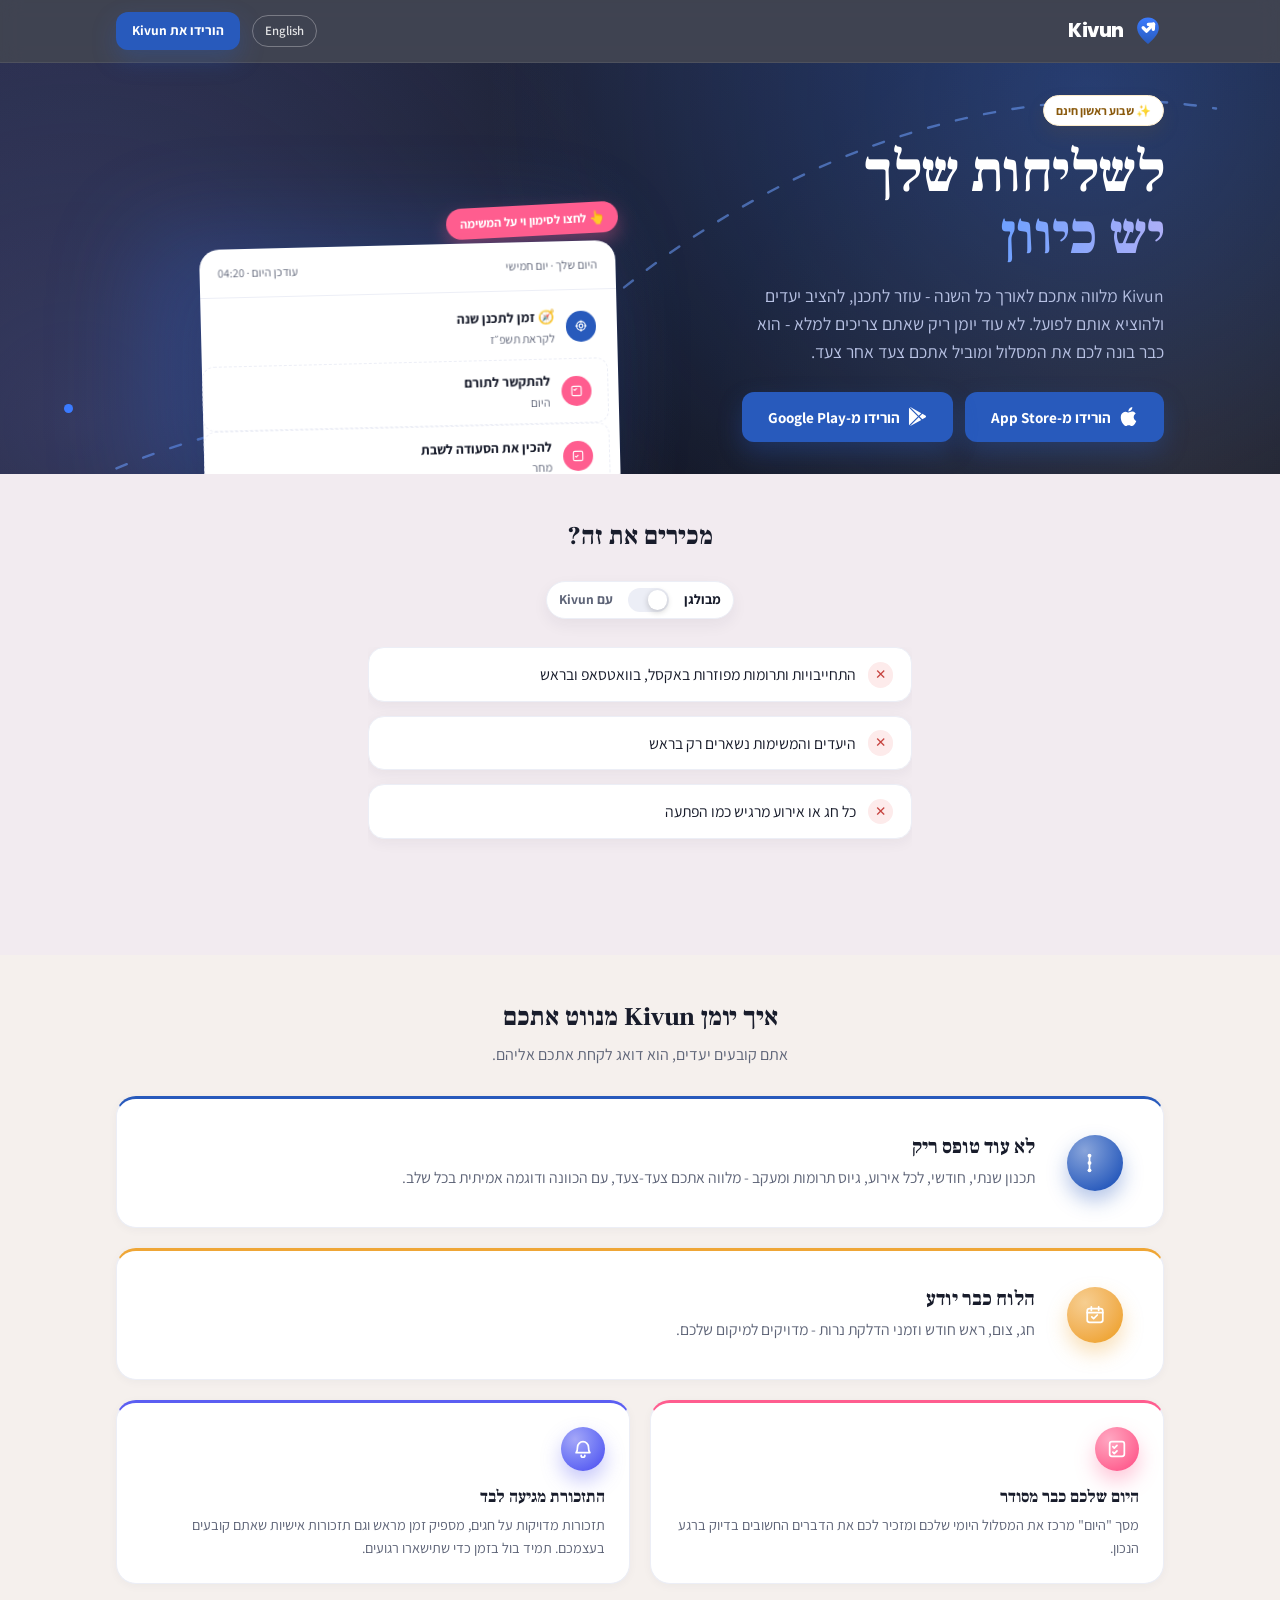
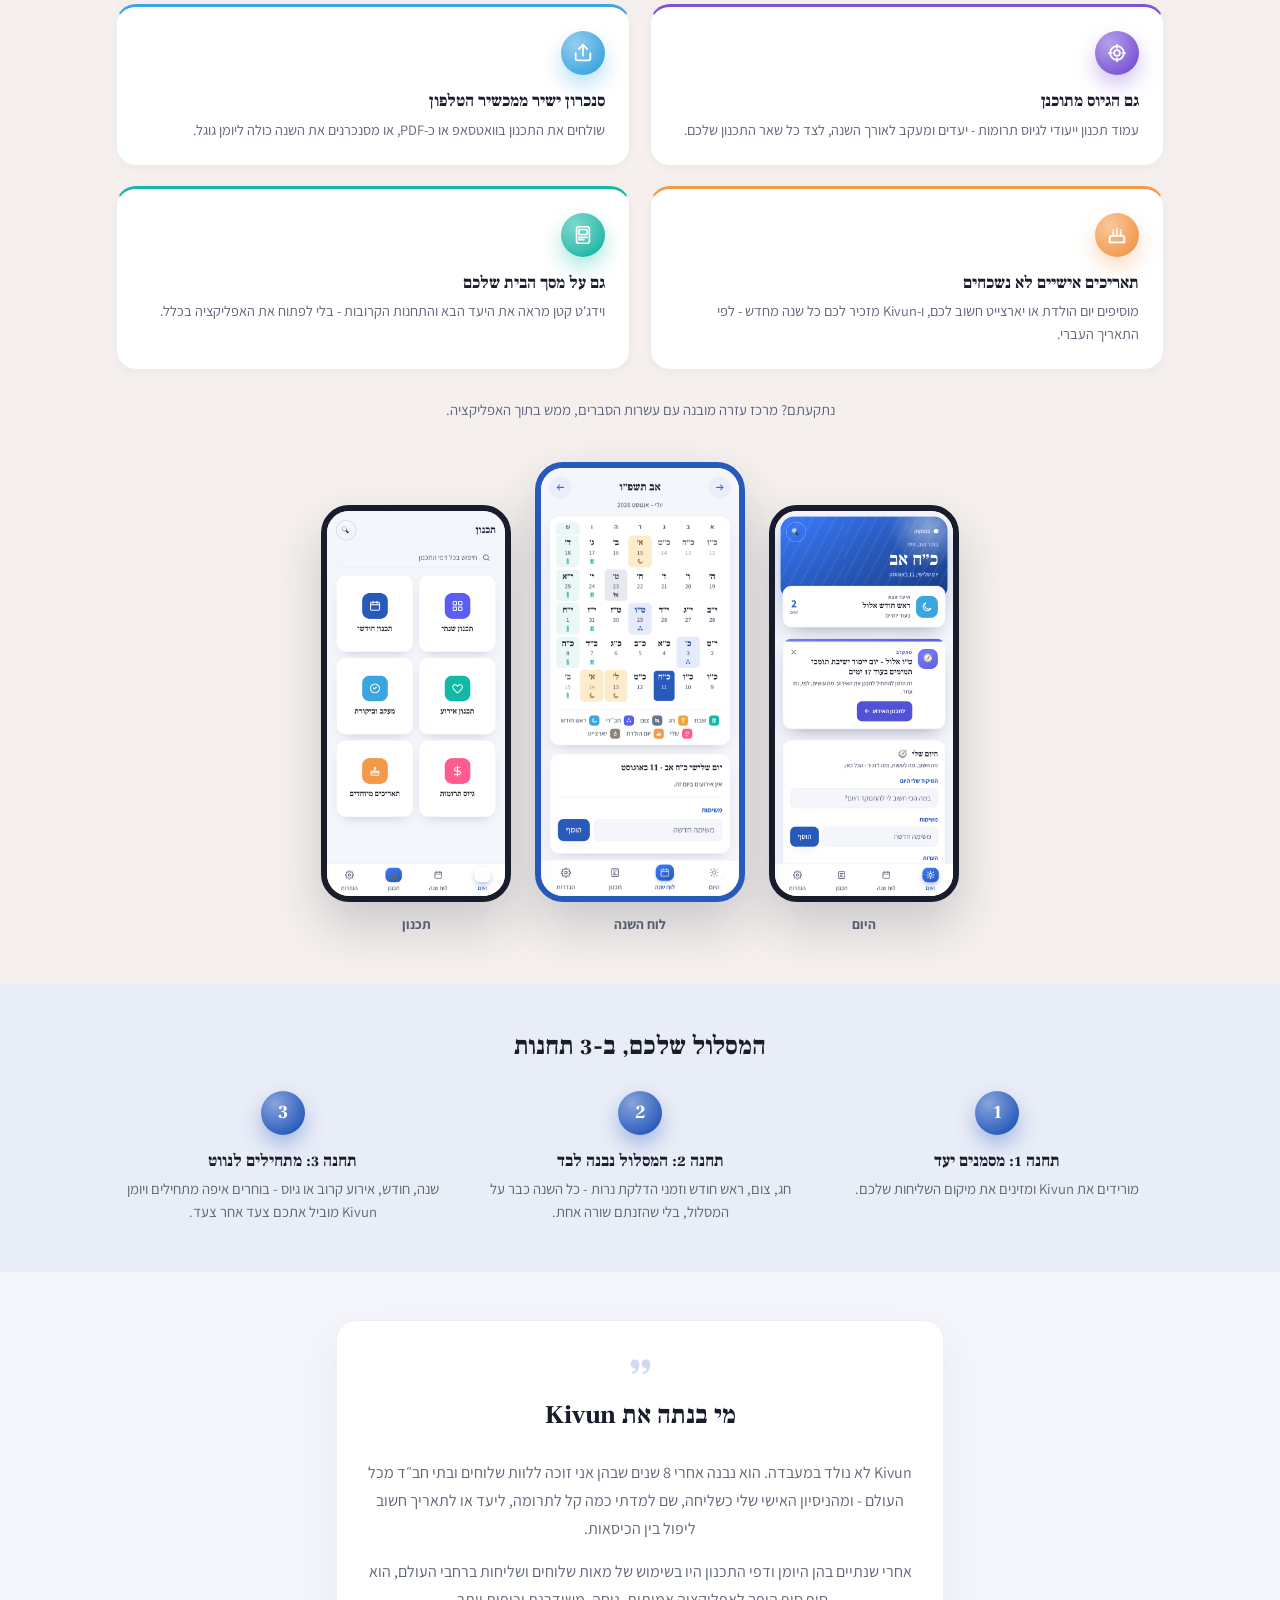
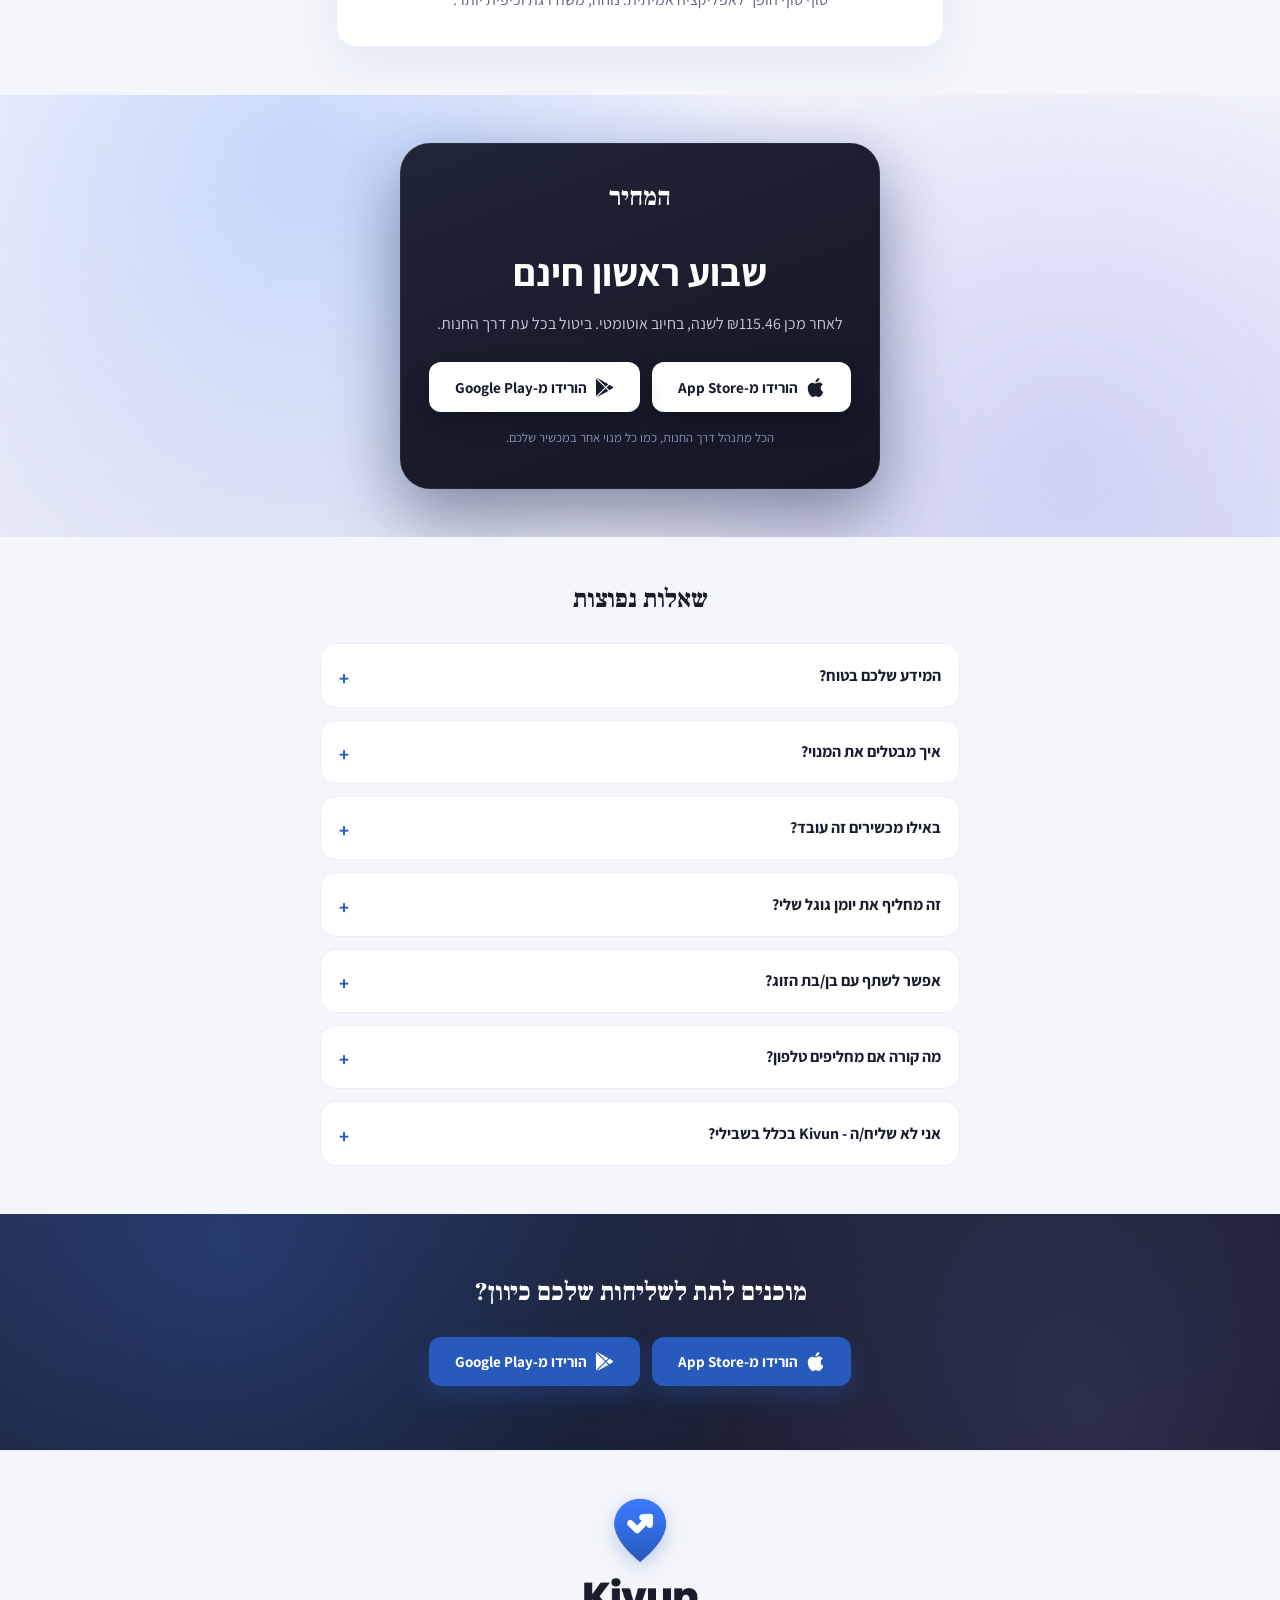
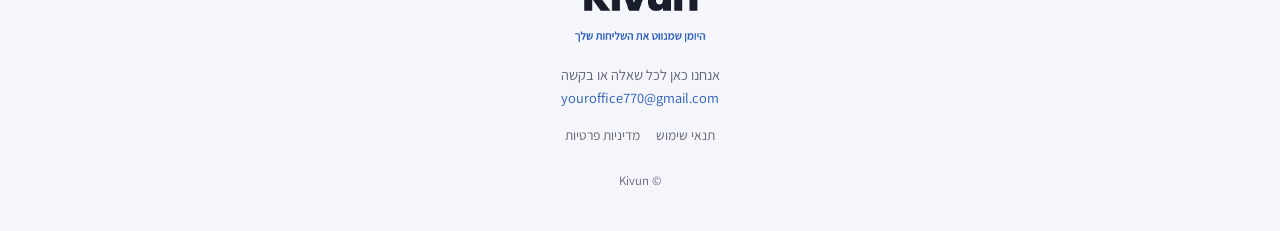
<file: index.html>
<!DOCTYPE html>
<html lang="he" dir="rtl">
<head>
<!-- Google tag (gtag.js) -->
<script async src="https://www.googletagmanager.com/gtag/js?id=G-F4C3S1J7X8"></script>
<script>
  window.dataLayer = window.dataLayer || [];
  function gtag(){dataLayer.push(arguments);}
  gtag('js', new Date());
  gtag('config', 'G-F4C3S1J7X8');
</script>
<script>document.documentElement.className += " js";</script>
<meta charset="utf-8">
<meta name="viewport" content="width=device-width, initial-scale=1">
<title>Kivun (כיוון) - היומן שמנווט את השליחות שלך</title>
<meta name="description" content="תכנון מודרך, לוח שנה חב״די אוטומטי ותזכורות מדויקות - הכל באפליקציה אחת לשלוחים ולשלוחות. שבוע ראשון חינם.">
<link rel="icon" type="image/png" href="assets/favicon.png">
<link rel="canonical" href="https://kivunapp.com/">
<link rel="alternate" hreflang="he" href="https://kivunapp.com/">
<link rel="alternate" hreflang="en" href="https://kivunapp.com/en/">
<link rel="alternate" hreflang="x-default" href="https://kivunapp.com/">
<link rel="stylesheet" href="styles.css">
</head>
<body>
<header class="site-header">
  <div class="wrap header-row">
    <a class="brand" href="#top" aria-label="Kivun - חזרה לראש הדף">
      <svg width="32" height="32" viewBox="0 0 100 100" aria-hidden="true">
        <defs><linearGradient id="pinGrad-header" x1="0" y1="0" x2="0" y2="1">
          <stop offset="0" stop-color="#3B7BFF"/><stop offset="1" stop-color="#285ABC"/>
        </linearGradient></defs>
        <path d="M50 8C31 8 16 22 16 41c0 22 26 43 34 50 8-7 34-28 34-50C84 22 69 8 50 8Z" fill="url(#pinGrad-header)"/>
        <g transform="translate(50 40) scale(1.16) translate(-50 -40)" fill="none" stroke="#fff" stroke-width="9" stroke-linecap="round" stroke-linejoin="round">
          <path d="M37 40 L46 49 L65 30"/>
          <path d="M65 30 l-14 0.7 M65 30 l-0.7 14"/>
        </g>
      </svg>
      <span class="brand-name">Kivun</span>
    </a>
    <div class="header-actions">
      <a class="lang-switch" href="/en/">English</a>
      <a class="btn btn-primary btn-sm" href="#hero-stores">הורידו את Kivun</a>
    </div>
  </div>
</header>
<main>
<!-- HERO -->
<section class="hero" id="top">
  <svg class="hero-route" viewBox="0 0 800 400" preserveAspectRatio="xMidYMid slice" aria-hidden="true">
    <path class="hero-route-line" d="M40 340 C 200 260, 260 320, 380 220 S 640 80, 760 100" />
  </svg>
  <span class="hero-route-dot" aria-hidden="true"></span>
  <div class="wrap hero-row">
    <div class="hero-copy">
      <span class="badge">✨ שבוע ראשון חינם</span>
      <h1><span class="hero-word hero-word-1">לשליחות שלך</span><br><span class="hero-word hero-word-2">יש כיוון</span></h1>
      <p class="hero-sub">Kivun מלווה אתכם לאורך כל השנה - עוזר לתכנן, להציב יעדים ולהוציא אותם לפועל. לא עוד יומן ריק שאתם צריכים למלא - הוא כבר בונה לכם את המסלול ומוביל אתכם צעד אחר צעד.</p>
      <div class="store-row" id="hero-stores">
        <a class="btn-store" href="https://apps.apple.com/app/id6795381832" data-store="appstore"><svg class="store-icon" viewBox="0 0 24 24" aria-hidden="true" focusable="false"><path fill="currentColor" d="M12.152 6.896c-.948 0-2.415-1.078-3.96-1.04-2.04.027-3.91 1.183-4.961 3.014-2.117 3.675-.546 9.103 1.519 12.09 1.013 1.454 2.208 3.09 3.792 3.039 1.52-.065 2.09-.987 3.935-.987 1.831 0 2.35.987 3.96.948 1.637-.026 2.676-1.48 3.676-2.948 1.156-1.688 1.636-3.325 1.662-3.415-.039-.013-3.182-1.221-3.22-4.857-.026-3.04 2.48-4.494 2.597-4.559-1.429-2.09-3.623-2.324-4.39-2.376-2-.156-3.675 1.09-4.61 1.09zM15.53 3.83c.843-1.012 1.4-2.427 1.245-3.83-1.207.052-2.662.805-3.532 1.818-.78.896-1.454 2.338-1.273 3.714 1.338.104 2.715-.688 3.559-1.701"/></svg>הורידו מ-App Store</a>
        <a class="btn-store" href="https://play.google.com/store/apps/details?id=com.kivunapp.app" data-store="googleplay"><svg class="store-icon" viewBox="0 0 24 24" aria-hidden="true" focusable="false"><path fill="currentColor" d="M22.018 13.298l-3.919 2.218-3.515-3.493 3.543-3.521 3.891 2.202a1.49 1.49 0 0 1 0 2.594zM1.337.924a1.486 1.486 0 0 0-.112.568v21.017c0 .217.045.419.124.6l11.155-11.087L1.337.924zm12.207 10.065l3.258-3.238L3.45.195a1.466 1.466 0 0 0-.946-.179l11.04 10.973zm0 2.067l-11 10.933c.298.036.612-.016.906-.183l13.324-7.54-3.23-3.21z"/></svg>הורידו מ-Google Play</a>
      </div>
    </div>
    <div class="hero-demo">
      <span class="demo-tip">👆 לחצו לסימון וי על המשימה</span>
      <div class="demo-card">
        <div class="demo-head"><span>היום שלך · יום חמישי</span><span class="demo-stamp">עודכן עכשיו</span></div>
        <div class="demo-body">
          <div class="demo-item" style="animation-delay:.15s">
            <span class="demo-dot" style="background:#285ABC">
              <svg viewBox="0 0 24 24" width="14" height="14" fill="none" stroke="#fff" stroke-width="1.9" stroke-linecap="round" stroke-linejoin="round" aria-hidden="true">
                <circle cx="12" cy="12" r="7.5"/><circle cx="12" cy="12" r="3.2"/><path d="M12 3v3.3M12 17.7V21M3 12h3.3M17.7 12H21"/>
              </svg>
            </span>
            <span class="demo-text"><b>🧭 זמן לתכנן שנה</b><span>לקראת תשפ״ז</span></span>
          </div>
          <button type="button" class="demo-item demo-task" style="animation-delay:.55s" aria-pressed="false">
            <span class="demo-dot" style="background:#FF5D8F">
              <svg viewBox="0 0 24 24" width="14" height="14" fill="none" stroke="#fff" stroke-width="1.9" stroke-linecap="round" stroke-linejoin="round" aria-hidden="true">
                <rect x="4" y="4" width="16" height="16" rx="2.5"/><path d="M7.5 9.5l1.5 1.5 3-3"/>
              </svg>
            </span>
            <span class="demo-text"><b>להתקשר לתורם</b><span>היום</span></span>
          </button>
          <button type="button" class="demo-item demo-task" style="animation-delay:.95s" aria-pressed="false">
            <span class="demo-dot" style="background:#FF5D8F">
              <svg viewBox="0 0 24 24" width="14" height="14" fill="none" stroke="#fff" stroke-width="1.9" stroke-linecap="round" stroke-linejoin="round" aria-hidden="true">
                <rect x="4" y="4" width="16" height="16" rx="2.5"/><path d="M7.5 12.5l1.5 1.5 3-3"/>
              </svg>
            </span>
            <span class="demo-text"><b>להכין את הסעודה לשבת</b><span>מחר</span></span>
          </button>
        </div>
      </div>
    </div>
  </div>
</section>
<!-- /HERO -->
<!-- RELATE -->
<section class="relate" data-reveal>
  <div class="wrap">
    <h2 class="section-title">מכירים את זה?</h2>
    <button type="button" class="relate-toggle" aria-pressed="false">
      <span class="relate-toggle-label relate-toggle-label--before">מבולגן</span>
      <span class="relate-toggle-track" aria-hidden="true"><span class="relate-toggle-thumb"></span></span>
      <span class="relate-toggle-label relate-toggle-label--after">עם Kivun</span>
    </button>
    <ul class="relate-list">
      <li data-reveal><span class="relate-x" aria-hidden="true">✕</span><span class="relate-before">התחייבויות ותרומות מפוזרות באקסל, בוואטסאפ ובראש</span><span class="relate-after">כל התחייבות ותרומה במקום אחד, מתוזמנת ומעודכנת</span></li>
      <li data-reveal><span class="relate-x" aria-hidden="true">✕</span><span class="relate-before">היעדים והמשימות נשארים רק בראש</span><span class="relate-after">היעדים שלכם משובצים, עם תזכורת בזמן הנכון</span></li>
      <li data-reveal><span class="relate-x" aria-hidden="true">✕</span><span class="relate-before">כל חג או אירוע מרגיש כמו הפתעה</span><span class="relate-after">כל חג ואירוע מוכן מראש, בלי הפתעות</span></li>
      <li data-reveal><span class="relate-x" aria-hidden="true">✕</span><span class="relate-before">אתם עושים הכל לבד ואין רגע לנשום</span><span class="relate-after">Kivun זוכר בשבילכם, ואתם סוף סוף נושמים</span></li>
    </ul>
  </div>
</section>
<!-- /RELATE -->
<!-- HOW-IT-WORKS -->
<section class="how" data-reveal>
  <div class="wrap">
    <h2 class="section-title">איך יומן Kivun מנווט אתכם</h2>
    <p class="section-sub">אתם קובעים יעדים, הוא דואג לקחת אתכם אליהם.</p>
    <div class="how-grid">
      <div class="how-card how-card--featured" data-reveal>
        <span class="how-icon how-icon--brand">
          <svg viewBox="0 0 24 24" width="22" height="22" fill="none" stroke="#fff" stroke-width="1.9" stroke-linecap="round" stroke-linejoin="round" aria-hidden="true">
            <circle cx="6" cy="4" r="2.1" fill="#fff" stroke="none"/><circle cx="6" cy="12" r="2.1" fill="#fff" stroke="none"/><circle cx="6" cy="20" r="2.1" fill="#fff" stroke="none"/><path d="M6 6v4M6 14v4"/>
          </svg>
        </span>
        <div class="how-card-text">
          <h3>לא עוד טופס ריק</h3>
          <p>תכנון שנתי, חודשי, לכל אירוע, גיוס תרומות ומעקב - מלווה אתכם צעד-צעד, עם הכוונה ודוגמה אמיתית בכל שלב.</p>
        </div>
      </div>
      <div class="how-card how-card--featured" data-reveal>
        <span class="how-icon how-icon--gold">
          <svg viewBox="0 0 24 24" width="22" height="22" fill="none" stroke="#fff" stroke-width="1.9" stroke-linecap="round" stroke-linejoin="round" aria-hidden="true">
            <rect x="3.5" y="5" width="17" height="15" rx="2.5"/><path d="M3.5 9.5h17"/><path d="M8 3v4M16 3v4"/><path d="M8.5 14l2 2 4-4"/>
          </svg>
        </span>
        <div class="how-card-text">
          <h3>הלוח כבר יודע</h3>
          <p>חג, צום, ראש חודש וזמני הדלקת נרות - מדויקים למיקום שלכם.</p>
        </div>
      </div>
      <div class="how-card" data-reveal>
        <span class="how-icon how-icon--user">
          <svg viewBox="0 0 24 24" width="22" height="22" fill="none" stroke="#fff" stroke-width="1.9" stroke-linecap="round" stroke-linejoin="round" aria-hidden="true">
            <rect x="4" y="4" width="16" height="16" rx="2.5"/><path d="M7.5 9.5l1.5 1.5 3-3"/><path d="M7.5 15.5l1.5 1.5 3-3"/>
          </svg>
        </span>
        <h3>היום שלכם כבר מסודר</h3>
        <p>מסך "היום" מרכז את המסלול היומי שלכם ומזכיר לכם את הדברים החשובים בדיוק ברגע הנכון.</p>
      </div>
      <div class="how-card" data-reveal>
        <span class="how-icon how-icon--chabad">
          <svg viewBox="0 0 24 24" width="22" height="22" fill="none" stroke="#fff" stroke-width="1.9" stroke-linecap="round" stroke-linejoin="round" aria-hidden="true">
            <path d="M6 10a6 6 0 1112 0c0 4.5 1.5 6 1.5 6h-15S6 14.5 6 10z"/><path d="M10 19a2 2 0 004 0"/>
          </svg>
        </span>
        <h3>התזכורת מגיעה לבד</h3>
        <p>תזכורות מדויקות על חגים, מספיק זמן מראש וגם תזכורות אישיות שאתם קובעים בעצמכם. תמיד בול בזמן כדי שתישארו רגועים.</p>
      </div>
      <div class="how-card" data-reveal>
        <span class="how-icon how-icon--parasha">
          <svg viewBox="0 0 24 24" width="22" height="22" fill="none" stroke="#fff" stroke-width="1.9" stroke-linecap="round" stroke-linejoin="round" aria-hidden="true">
            <circle cx="12" cy="12" r="7.5"/><circle cx="12" cy="12" r="3.2"/><path d="M12 3v3.3M12 17.7V21M3 12h3.3M17.7 12H21"/>
          </svg>
        </span>
        <h3>גם הגיוס מתוכנן</h3>
        <p>עמוד תכנון ייעודי לגיוס תרומות - יעדים ומעקב לאורך השנה, לצד כל שאר התכנון שלכם.</p>
      </div>
      <div class="how-card" data-reveal>
        <span class="how-icon how-icon--roshchodesh">
          <svg viewBox="0 0 24 24" width="22" height="22" fill="none" stroke="#fff" stroke-width="1.9" stroke-linecap="round" stroke-linejoin="round" aria-hidden="true">
            <path d="M4 12v6a2 2 0 002 2h12a2 2 0 002-2v-6"/><path d="M12 3v12"/><path d="M7.5 7.5L12 3l4.5 4.5"/>
          </svg>
        </span>
        <h3>סנכרון ישיר ממכשיר הטלפון</h3>
        <p>שולחים את התכנון בוואטסאפ או כ-PDF, או מסנכרנים את השנה כולה ליומן גוגל.</p>
      </div>
      <div class="how-card" data-reveal>
        <span class="how-icon how-icon--birthday">
          <svg viewBox="0 0 24 24" width="22" height="22" fill="none" stroke="#fff" stroke-width="1.9" stroke-linecap="round" stroke-linejoin="round" aria-hidden="true">
            <path d="M4 20v-5a2 2 0 012-2h12a2 2 0 012 2v5"/><path d="M4 20h16"/><path d="M8 13V9M12 13V7M16 13V9"/><circle cx="8" cy="7" r="1" fill="#fff" stroke="none"/><circle cx="12" cy="5" r="1" fill="#fff" stroke="none"/><circle cx="16" cy="7" r="1" fill="#fff" stroke="none"/>
          </svg>
        </span>
        <h3>תאריכים אישיים לא נשכחים</h3>
        <p>מוסיפים יום הולדת או יארצייט חשוב לכם, ו-Kivun מזכיר לכם כל שנה מחדש - לפי התאריך העברי.</p>
      </div>
      <div class="how-card" data-reveal>
        <span class="how-icon how-icon--widget">
          <svg viewBox="0 0 24 24" width="22" height="22" fill="none" stroke="#fff" stroke-width="1.9" stroke-linecap="round" stroke-linejoin="round" aria-hidden="true">
            <rect x="5" y="3" width="14" height="18" rx="2.5"/><rect x="7.5" y="6" width="9" height="5.5" rx="1"/><path d="M7.5 14.5h9M7.5 17h5.5"/>
          </svg>
        </span>
        <h3>גם על מסך הבית שלכם</h3>
        <p>וידג'ט קטן מראה את היעד הבא והתחנות הקרובות - בלי לפתוח את האפליקציה בכלל.</p>
      </div>
    </div>
    <p class="how-help">נתקעתם? מרכז עזרה מובנה עם עשרות הסברים, ממש בתוך האפליקציה.</p>
    <div class="how-shots">
      <figure class="how-shot" data-reveal>
        <img src="assets/screenshot-today.png" width="640" height="1385" alt="מסך היום באפליקציית Kivun, עם המסלול היומי והתזכורות">
        <figcaption>היום</figcaption>
      </figure>
      <figure class="how-shot how-shot--mid" data-reveal>
        <img src="assets/screenshot-calendar.png" width="640" height="1385" alt="מסך לוח השנה העברי באפליקציית Kivun">
        <figcaption>לוח השנה</figcaption>
      </figure>
      <figure class="how-shot" data-reveal>
        <img src="assets/screenshot-planning.png" width="640" height="1385" alt="מסך התכנון המודרך באפליקציית Kivun">
        <figcaption>תכנון</figcaption>
      </figure>
    </div>
  </div>
</section>
<!-- /HOW-IT-WORKS -->
<!-- START-STEPS -->
<section class="steps">
  <div class="wrap">
    <h2 class="section-title">המסלול שלכם, ב-3 תחנות</h2>
    <div class="steps-row">
      <div class="step" data-reveal style="--seg:0">
        <span class="step-num">1</span>
        <h3>תחנה 1: מסמנים יעד</h3>
        <p>מורידים את Kivun ומזינים את מיקום השליחות שלכם.</p>
      </div>
      <div class="step" data-reveal style="--seg:1">
        <span class="step-num">2</span>
        <h3>תחנה 2: המסלול נבנה לבד</h3>
        <p>חג, צום, ראש חודש וזמני הדלקת נרות - כל השנה כבר על המסלול, בלי שהזנתם שורה אחת.</p>
      </div>
      <div class="step" data-reveal>
        <span class="step-num">3</span>
        <h3>תחנה 3: מתחילים לנווט</h3>
        <p>שנה, חודש, אירוע קרוב או גיוס - בוחרים איפה מתחילים ויומן Kivun מוביל אתכם צעד אחר צעד.</p>
      </div>
    </div>
  </div>
</section>
<!-- /START-STEPS -->
<!-- STORY -->
<section class="story" data-reveal>
  <div class="wrap">
    <div class="story-card">
      <span class="story-quote" aria-hidden="true">”</span>
      <h2 class="section-title">מי בנתה את Kivun</h2>
      <p>Kivun לא נולד במעבדה. הוא נבנה אחרי <span class="count-num" data-count-to="8">8</span> שנים שבהן אני זוכה ללוות שלוחים ובתי חב״ד מכל העולם - ומהניסיון האישי שלי כשליחה, שם למדתי כמה קל לתרומה, ליעד או לתאריך חשוב ליפול בין הכיסאות.</p>
      <p>אחרי שנתיים בהן היומן ודפי התכנון היו בשימוש של מאות שלוחים ושליחות ברחבי העולם, הוא סוף סוף הופך לאפליקציה אמיתית. נוחה, משודרגת וכיפית יותר.</p>
    </div>
  </div>
</section>
<!-- /STORY -->
<!-- PRICING -->
<section class="pricing" data-reveal>
  <div class="wrap">
    <div class="pricing-card">
      <h2 class="section-title" style="color:#fff">המחיר</h2>
      <div class="price">שבוע ראשון חינם</div>
      <p>לאחר מכן ₪<span class="count-num" data-count-to="119.90" data-decimals="2">119.90</span> לשנה, בחיוב אוטומטי. ביטול בכל עת דרך החנות.</p>
      <div class="store-row">
        <a class="btn-store" href="https://apps.apple.com/app/id6795381832" data-store="appstore"><svg class="store-icon" viewBox="0 0 24 24" aria-hidden="true" focusable="false"><path fill="currentColor" d="M12.152 6.896c-.948 0-2.415-1.078-3.96-1.04-2.04.027-3.91 1.183-4.961 3.014-2.117 3.675-.546 9.103 1.519 12.09 1.013 1.454 2.208 3.09 3.792 3.039 1.52-.065 2.09-.987 3.935-.987 1.831 0 2.35.987 3.96.948 1.637-.026 2.676-1.48 3.676-2.948 1.156-1.688 1.636-3.325 1.662-3.415-.039-.013-3.182-1.221-3.22-4.857-.026-3.04 2.48-4.494 2.597-4.559-1.429-2.09-3.623-2.324-4.39-2.376-2-.156-3.675 1.09-4.61 1.09zM15.53 3.83c.843-1.012 1.4-2.427 1.245-3.83-1.207.052-2.662.805-3.532 1.818-.78.896-1.454 2.338-1.273 3.714 1.338.104 2.715-.688 3.559-1.701"/></svg>הורידו מ-App Store</a>
        <a class="btn-store" href="https://play.google.com/store/apps/details?id=com.kivunapp.app" data-store="googleplay"><svg class="store-icon" viewBox="0 0 24 24" aria-hidden="true" focusable="false"><path fill="currentColor" d="M22.018 13.298l-3.919 2.218-3.515-3.493 3.543-3.521 3.891 2.202a1.49 1.49 0 0 1 0 2.594zM1.337.924a1.486 1.486 0 0 0-.112.568v21.017c0 .217.045.419.124.6l11.155-11.087L1.337.924zm12.207 10.065l3.258-3.238L3.45.195a1.466 1.466 0 0 0-.946-.179l11.04 10.973zm0 2.067l-11 10.933c.298.036.612-.016.906-.183l13.324-7.54-3.23-3.21z"/></svg>הורידו מ-Google Play</a>
      </div>
      <p class="pricing-note">הכל מתנהל דרך החנות, כמו כל מנוי אחר במכשיר שלכם.</p>
    </div>
  </div>
</section>
<!-- /PRICING -->
<!-- FAQ -->
<section class="faq" data-reveal>
  <div class="wrap">
    <h2 class="section-title">שאלות נפוצות</h2>
    <div class="faq-list">
      <details class="faq-item" data-reveal>
        <summary>המידע שלכם בטוח?</summary>
        <p>כן. Kivun שומר הכל במכשיר שלכם בלבד - בלי שרת, בלי ענן, בלי צד שלישי. עובד גם בלי אינטרנט.</p>
      </details>
      <details class="faq-item" data-reveal>
        <summary>איך מבטלים את המנוי?</summary>
        <p>דרך הגדרות המנוי בחנות (App Store או Google Play) - בדיוק כמו כל מנוי אחר בטלפון. אין צורך לפנות אלינו.</p>
      </details>
      <details class="faq-item" data-reveal>
        <summary>באילו מכשירים זה עובד?</summary>
        <p>אייפון ואנדרואיד, בגרסת מערכת הפעלה עדכנית. אין גרסת מחשב.</p>
      </details>
      <details class="faq-item" data-reveal>
        <summary>זה מחליף את יומן גוגל שלי?</summary>
        <p>לא מחליף - מתחבר אליו. אפשר לסנכרן את כל הלוח השנתי ישר ליומן גוגל ולהמשיך להשתמש בו כרגיל.</p>
      </details>
      <details class="faq-item" data-reveal>
        <summary>אפשר לשתף עם בן/בת הזוג?</summary>
        <p>כל אחד/ת צריך/ה מכשיר ומנוי משלו/ה - Kivun הוא יומן אישי בלי חשבון משותף. רוצים לראות את הלוח אחד של השני? כל מכשיר יכול לסנכרן בנפרד ליומן גוגל, ומשם לשתף כמו כל יומן גוגל אחר.</p>
      </details>
      <details class="faq-item" data-reveal>
        <summary>מה קורה אם מחליפים טלפון?</summary>
        <p>התכנון שלכם מגובה. משחזרים את הגיבוי במכשיר החדש וממשיכים בדיוק מאיפה שעצרתם.</p>
      </details>
      <details class="faq-item" data-reveal>
        <summary>אני לא שליח/ה - Kivun בכלל בשבילי?</summary>
        <p>כן! הלב של Kivun הוא הלוח החסידי ומעקב יומיומי, וזה מדבר לכל חסיד/ה, לא רק לשלוחים. כתבו לי ונראה אם זה מתאים לכם.</p>
      </details>
    </div>
  </div>
</section>
<!-- /FAQ -->
<!-- FINAL-CTA -->
<section class="final-cta" data-reveal>
  <div class="wrap">
    <h2 class="section-title">מוכנים לתת לשליחות שלכם כיוון?</h2>
    <div class="store-row">
      <a class="btn-store" href="https://apps.apple.com/app/id6795381832" data-store="appstore"><svg class="store-icon" viewBox="0 0 24 24" aria-hidden="true" focusable="false"><path fill="currentColor" d="M12.152 6.896c-.948 0-2.415-1.078-3.96-1.04-2.04.027-3.91 1.183-4.961 3.014-2.117 3.675-.546 9.103 1.519 12.09 1.013 1.454 2.208 3.09 3.792 3.039 1.52-.065 2.09-.987 3.935-.987 1.831 0 2.35.987 3.96.948 1.637-.026 2.676-1.48 3.676-2.948 1.156-1.688 1.636-3.325 1.662-3.415-.039-.013-3.182-1.221-3.22-4.857-.026-3.04 2.48-4.494 2.597-4.559-1.429-2.09-3.623-2.324-4.39-2.376-2-.156-3.675 1.09-4.61 1.09zM15.53 3.83c.843-1.012 1.4-2.427 1.245-3.83-1.207.052-2.662.805-3.532 1.818-.78.896-1.454 2.338-1.273 3.714 1.338.104 2.715-.688 3.559-1.701"/></svg>הורידו מ-App Store</a>
      <a class="btn-store" href="https://play.google.com/store/apps/details?id=com.kivunapp.app" data-store="googleplay"><svg class="store-icon" viewBox="0 0 24 24" aria-hidden="true" focusable="false"><path fill="currentColor" d="M22.018 13.298l-3.919 2.218-3.515-3.493 3.543-3.521 3.891 2.202a1.49 1.49 0 0 1 0 2.594zM1.337.924a1.486 1.486 0 0 0-.112.568v21.017c0 .217.045.419.124.6l11.155-11.087L1.337.924zm12.207 10.065l3.258-3.238L3.45.195a1.466 1.466 0 0 0-.946-.179l11.04 10.973zm0 2.067l-11 10.933c.298.036.612-.016.906-.183l13.324-7.54-3.23-3.21z"/></svg>הורידו מ-Google Play</a>
    </div>
  </div>
</section>
<!-- /FINAL-CTA -->
</main>
<!-- FOOTER -->
<footer class="site-footer">
  <div class="wrap footer-row">
    <img class="footer-logo" src="assets/logo.png" width="423" height="470" alt="Kivun - היומן שמנווט את השליחות שלך">
    <p class="footer-contact">אנחנו כאן לכל שאלה או בקשה<br><a href="mailto:youroffice770@gmail.com">youroffice770@gmail.com</a></p>
    <div class="footer-links">
      <a href="terms.html">תנאי שימוש</a>
      <a href="privacy.html">מדיניות פרטיות</a>
    </div>
    <p class="footer-copyright">© Kivun</p>
  </div>
</footer>
<!-- /FOOTER -->
<script src="script.js"></script>
</body>
</html>
</file>
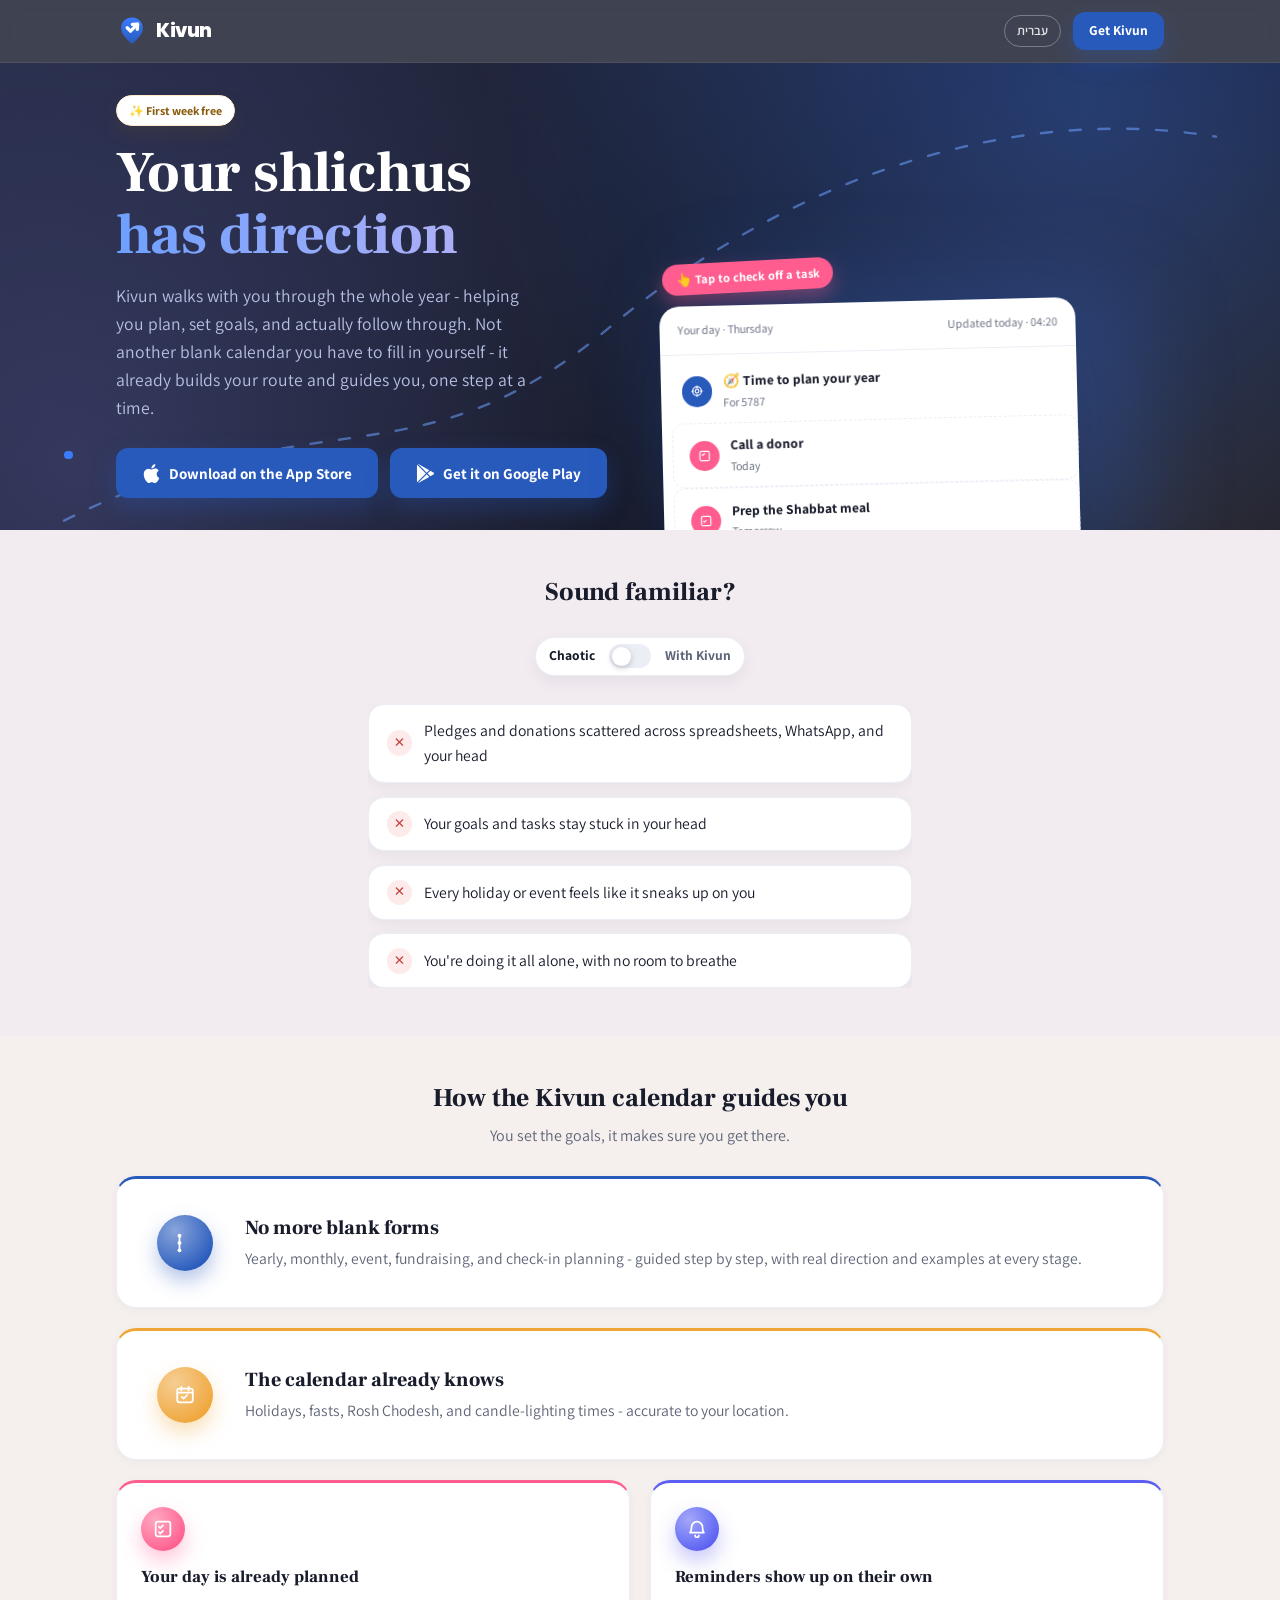
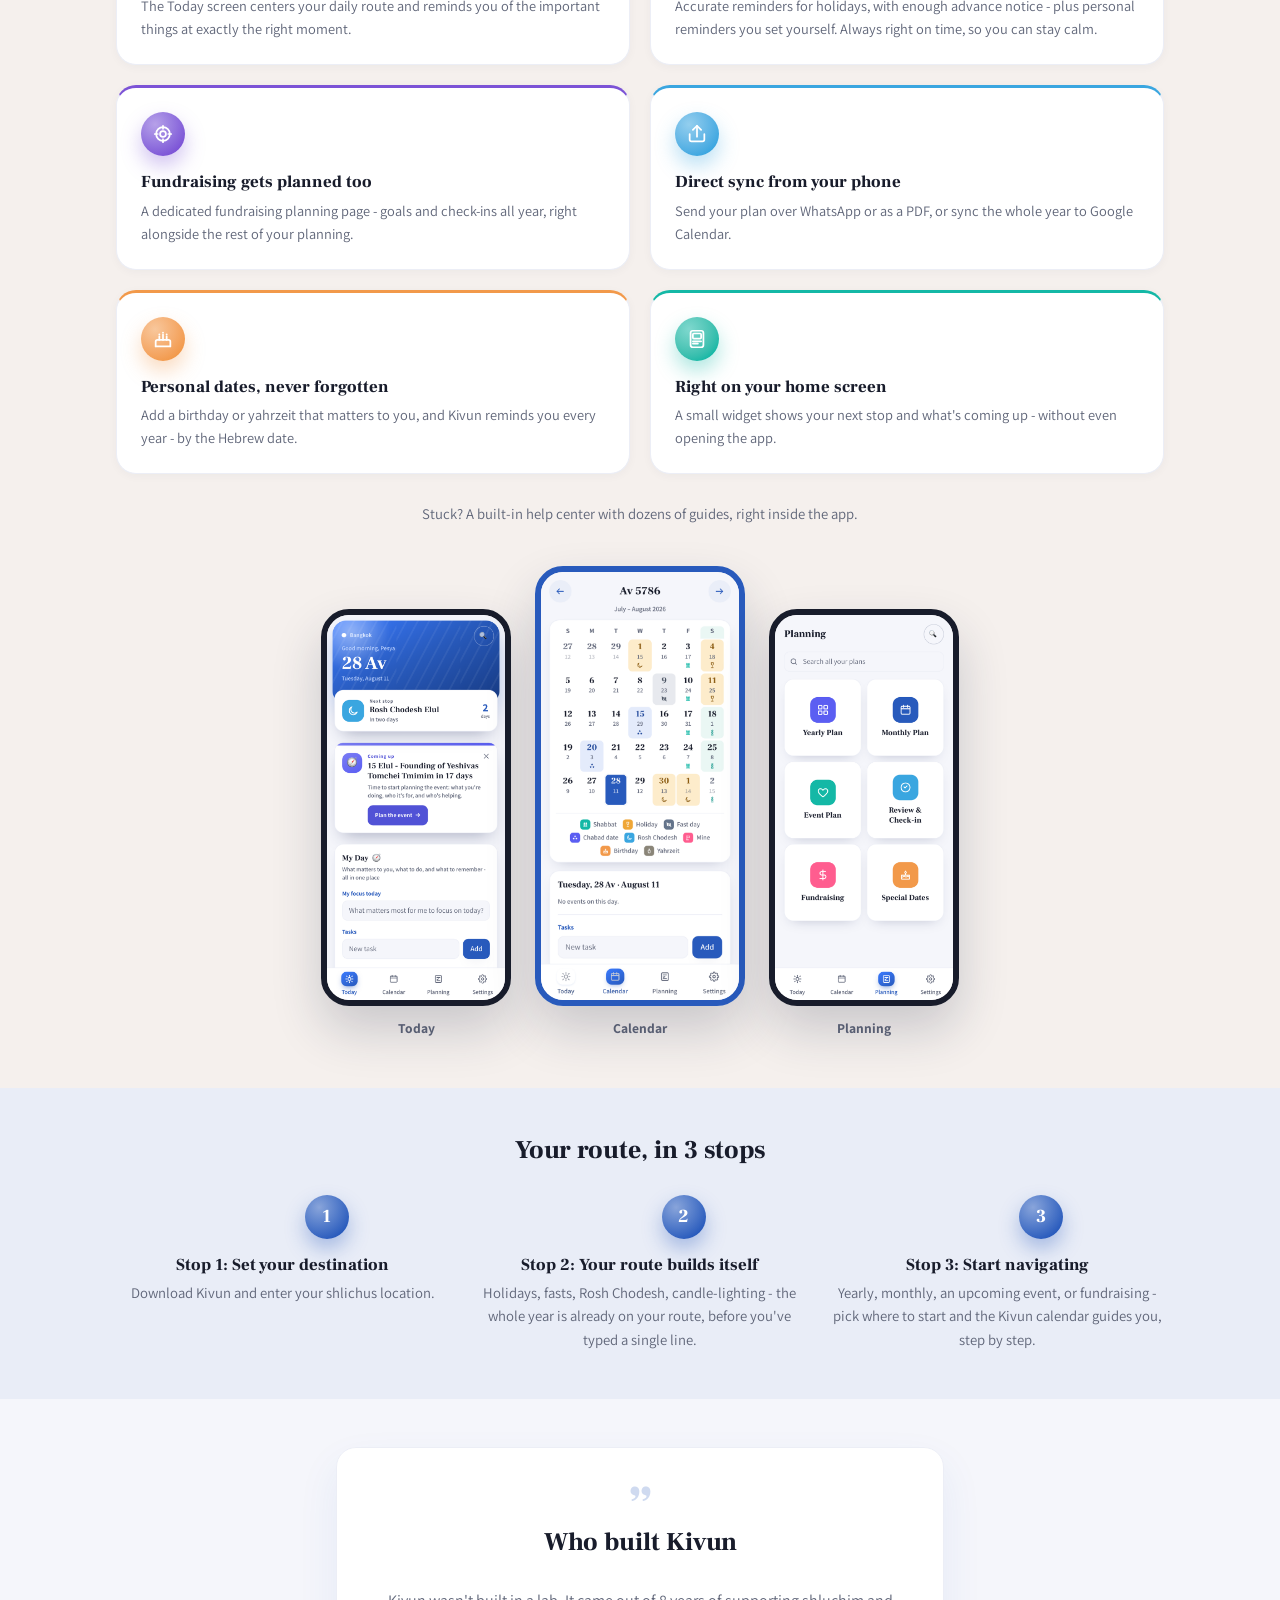
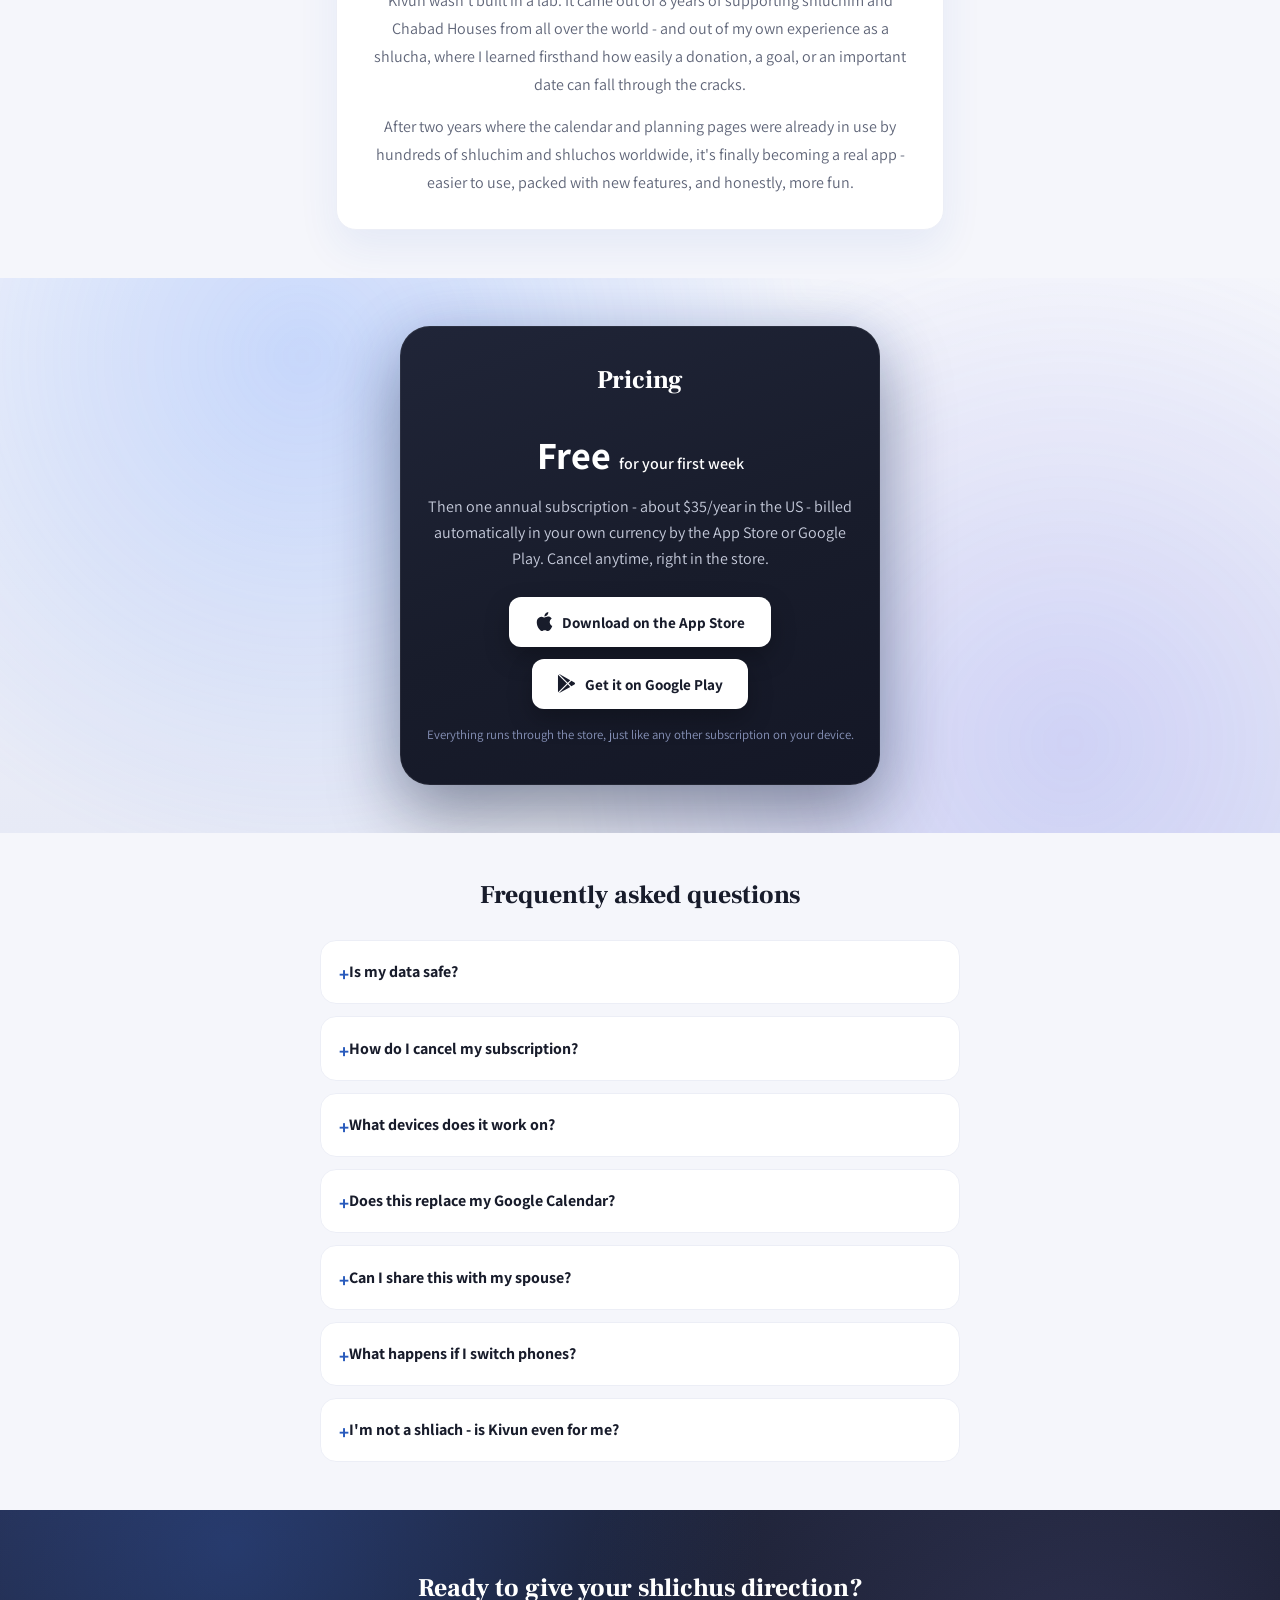
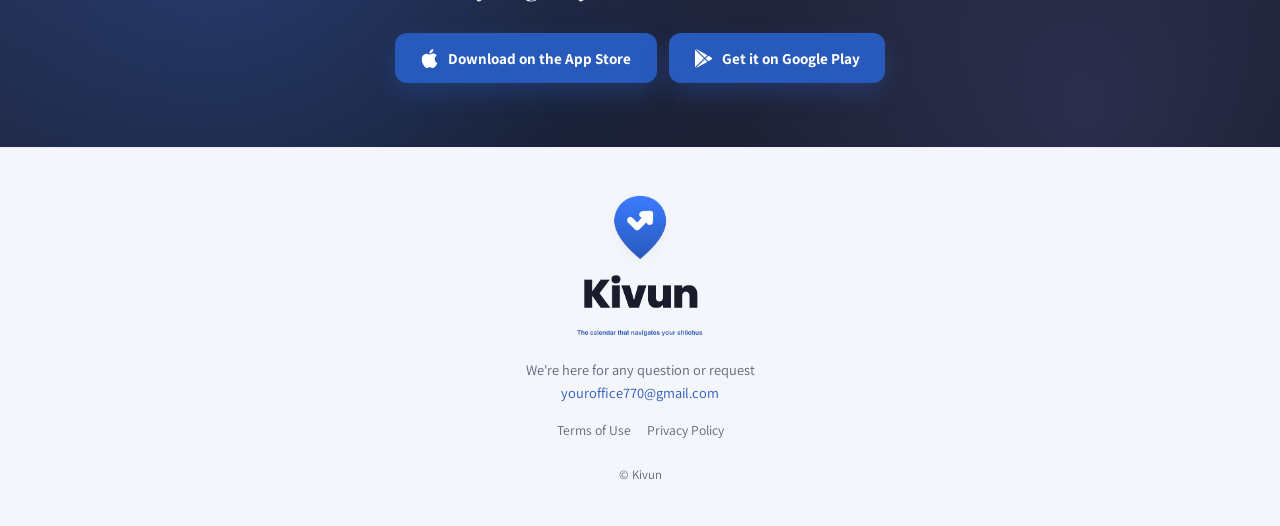
<file: en/index.html>
<!DOCTYPE html>
<html lang="en" dir="ltr">
<head>
<!-- Google tag (gtag.js) -->
<script async src="https://www.googletagmanager.com/gtag/js?id=G-F4C3S1J7X8"></script>
<script>
  window.dataLayer = window.dataLayer || [];
  function gtag(){dataLayer.push(arguments);}
  gtag('js', new Date());
  gtag('config', 'G-F4C3S1J7X8');
</script>
<script>document.documentElement.className += " js";</script>
<meta charset="utf-8">
<meta name="viewport" content="width=device-width, initial-scale=1">
<title>Kivun - The Calendar That Navigates Your Shlichus</title>
<meta name="description" content="Guided planning, an automatic Chabad calendar, and reminders that land right on time - all in one app for shluchim and shluchos. First week free.">
<link rel="icon" type="image/png" href="/assets/favicon.png">
<link rel="canonical" href="https://kivunapp.com/en/">
<link rel="alternate" hreflang="he" href="https://kivunapp.com/">
<link rel="alternate" hreflang="en" href="https://kivunapp.com/en/">
<link rel="alternate" hreflang="x-default" href="https://kivunapp.com/">
<link rel="stylesheet" href="/styles.css">
</head>
<body>
<header class="site-header">
  <div class="wrap header-row">
    <a class="brand" href="#top" aria-label="Kivun - back to top">
      <svg width="32" height="32" viewBox="0 0 100 100" aria-hidden="true">
        <defs><linearGradient id="pinGrad-header" x1="0" y1="0" x2="0" y2="1">
          <stop offset="0" stop-color="#3B7BFF"/><stop offset="1" stop-color="#285ABC"/>
        </linearGradient></defs>
        <path d="M50 8C31 8 16 22 16 41c0 22 26 43 34 50 8-7 34-28 34-50C84 22 69 8 50 8Z" fill="url(#pinGrad-header)"/>
        <g transform="translate(50 40) scale(1.16) translate(-50 -40)" fill="none" stroke="#fff" stroke-width="9" stroke-linecap="round" stroke-linejoin="round">
          <path d="M37 40 L46 49 L65 30"/>
          <path d="M65 30 l-14 0.7 M65 30 l-0.7 14"/>
        </g>
      </svg>
      <span class="brand-name">Kivun</span>
    </a>
    <div class="header-actions">
      <a class="lang-switch" href="/">עברית</a>
      <a class="btn btn-primary btn-sm" href="#hero-stores">Get Kivun</a>
    </div>
  </div>
</header>
<main>
<!-- HERO -->
<section class="hero" id="top">
  <svg class="hero-route" viewBox="0 0 800 400" preserveAspectRatio="xMidYMid slice" aria-hidden="true">
    <path class="hero-route-line" d="M40 340 C 200 260, 260 320, 380 220 S 640 80, 760 100" />
  </svg>
  <span class="hero-route-dot" aria-hidden="true"></span>
  <div class="wrap hero-row">
    <div class="hero-copy">
      <span class="badge">✨ First week free</span>
      <h1><span class="hero-word hero-word-1">Your shlichus</span><br><span class="hero-word hero-word-2">has direction</span></h1>
      <p class="hero-sub">Kivun walks with you through the whole year - helping you plan, set goals, and actually follow through. Not another blank calendar you have to fill in yourself - it already builds your route and guides you, one step at a time.</p>
      <div class="store-row" id="hero-stores">
        <a class="btn-store" href="https://apps.apple.com/app/id6795381832" data-store="appstore"><svg class="store-icon" viewBox="0 0 24 24" aria-hidden="true" focusable="false"><path fill="currentColor" d="M12.152 6.896c-.948 0-2.415-1.078-3.96-1.04-2.04.027-3.91 1.183-4.961 3.014-2.117 3.675-.546 9.103 1.519 12.09 1.013 1.454 2.208 3.09 3.792 3.039 1.52-.065 2.09-.987 3.935-.987 1.831 0 2.35.987 3.96.948 1.637-.026 2.676-1.48 3.676-2.948 1.156-1.688 1.636-3.325 1.662-3.415-.039-.013-3.182-1.221-3.22-4.857-.026-3.04 2.48-4.494 2.597-4.559-1.429-2.09-3.623-2.324-4.39-2.376-2-.156-3.675 1.09-4.61 1.09zM15.53 3.83c.843-1.012 1.4-2.427 1.245-3.83-1.207.052-2.662.805-3.532 1.818-.78.896-1.454 2.338-1.273 3.714 1.338.104 2.715-.688 3.559-1.701"/></svg>Download on the App Store</a>
        <a class="btn-store" href="https://play.google.com/store/apps/details?id=com.kivunapp.app" data-store="googleplay"><svg class="store-icon" viewBox="0 0 24 24" aria-hidden="true" focusable="false"><path fill="currentColor" d="M22.018 13.298l-3.919 2.218-3.515-3.493 3.543-3.521 3.891 2.202a1.49 1.49 0 0 1 0 2.594zM1.337.924a1.486 1.486 0 0 0-.112.568v21.017c0 .217.045.419.124.6l11.155-11.087L1.337.924zm12.207 10.065l3.258-3.238L3.45.195a1.466 1.466 0 0 0-.946-.179l11.04 10.973zm0 2.067l-11 10.933c.298.036.612-.016.906-.183l13.324-7.54-3.23-3.21z"/></svg>Get it on Google Play</a>
      </div>
    </div>
    <div class="hero-demo">
      <span class="demo-tip">👆 Tap to check off a task</span>
      <div class="demo-card">
        <div class="demo-head"><span>Your day · Thursday</span><span class="demo-stamp">Updated just now</span></div>
        <div class="demo-body">
          <div class="demo-item" style="animation-delay:.15s">
            <span class="demo-dot" style="background:#285ABC">
              <svg viewBox="0 0 24 24" width="14" height="14" fill="none" stroke="#fff" stroke-width="1.9" stroke-linecap="round" stroke-linejoin="round" aria-hidden="true">
                <circle cx="12" cy="12" r="7.5"/><circle cx="12" cy="12" r="3.2"/><path d="M12 3v3.3M12 17.7V21M3 12h3.3M17.7 12H21"/>
              </svg>
            </span>
            <span class="demo-text"><b>🧭 Time to plan your year</b><span>For 5787</span></span>
          </div>
          <button type="button" class="demo-item demo-task" style="animation-delay:.55s" aria-pressed="false">
            <span class="demo-dot" style="background:#FF5D8F">
              <svg viewBox="0 0 24 24" width="14" height="14" fill="none" stroke="#fff" stroke-width="1.9" stroke-linecap="round" stroke-linejoin="round" aria-hidden="true">
                <rect x="4" y="4" width="16" height="16" rx="2.5"/><path d="M7.5 9.5l1.5 1.5 3-3"/>
              </svg>
            </span>
            <span class="demo-text"><b>Call a donor</b><span>Today</span></span>
          </button>
          <button type="button" class="demo-item demo-task" style="animation-delay:.95s" aria-pressed="false">
            <span class="demo-dot" style="background:#FF5D8F">
              <svg viewBox="0 0 24 24" width="14" height="14" fill="none" stroke="#fff" stroke-width="1.9" stroke-linecap="round" stroke-linejoin="round" aria-hidden="true">
                <rect x="4" y="4" width="16" height="16" rx="2.5"/><path d="M7.5 12.5l1.5 1.5 3-3"/>
              </svg>
            </span>
            <span class="demo-text"><b>Prep the Shabbat meal</b><span>Tomorrow</span></span>
          </button>
        </div>
      </div>
    </div>
  </div>
</section>
<!-- /HERO -->
<!-- RELATE -->
<section class="relate" data-reveal>
  <div class="wrap">
    <h2 class="section-title">Sound familiar?</h2>
    <button type="button" class="relate-toggle" aria-pressed="false">
      <span class="relate-toggle-label relate-toggle-label--before">Chaotic</span>
      <span class="relate-toggle-track" aria-hidden="true"><span class="relate-toggle-thumb"></span></span>
      <span class="relate-toggle-label relate-toggle-label--after">With Kivun</span>
    </button>
    <ul class="relate-list">
      <li data-reveal><span class="relate-x" aria-hidden="true">✕</span><span class="relate-before">Pledges and donations scattered across spreadsheets, WhatsApp, and your head</span><span class="relate-after">Every pledge and donation in one place, scheduled and up to date</span></li>
      <li data-reveal><span class="relate-x" aria-hidden="true">✕</span><span class="relate-before">Your goals and tasks stay stuck in your head</span><span class="relate-after">Your goals are scheduled, with a reminder right when you need it</span></li>
      <li data-reveal><span class="relate-x" aria-hidden="true">✕</span><span class="relate-before">Every holiday or event feels like it sneaks up on you</span><span class="relate-after">Every holiday and event is ready ahead of time, no surprises</span></li>
      <li data-reveal><span class="relate-x" aria-hidden="true">✕</span><span class="relate-before">You're doing it all alone, with no room to breathe</span><span class="relate-after">Kivun remembers for you, so you can finally breathe</span></li>
    </ul>
  </div>
</section>
<!-- /RELATE -->
<!-- HOW-IT-WORKS -->
<section class="how" data-reveal>
  <div class="wrap">
    <h2 class="section-title">How the Kivun calendar guides you</h2>
    <p class="section-sub">You set the goals, it makes sure you get there.</p>
    <div class="how-grid">
      <div class="how-card how-card--featured" data-reveal>
        <span class="how-icon how-icon--brand">
          <svg viewBox="0 0 24 24" width="22" height="22" fill="none" stroke="#fff" stroke-width="1.9" stroke-linecap="round" stroke-linejoin="round" aria-hidden="true">
            <circle cx="6" cy="4" r="2.1" fill="#fff" stroke="none"/><circle cx="6" cy="12" r="2.1" fill="#fff" stroke="none"/><circle cx="6" cy="20" r="2.1" fill="#fff" stroke="none"/><path d="M6 6v4M6 14v4"/>
          </svg>
        </span>
        <div class="how-card-text">
          <h3>No more blank forms</h3>
          <p>Yearly, monthly, event, fundraising, and check-in planning - guided step by step, with real direction and examples at every stage.</p>
        </div>
      </div>
      <div class="how-card how-card--featured" data-reveal>
        <span class="how-icon how-icon--gold">
          <svg viewBox="0 0 24 24" width="22" height="22" fill="none" stroke="#fff" stroke-width="1.9" stroke-linecap="round" stroke-linejoin="round" aria-hidden="true">
            <rect x="3.5" y="5" width="17" height="15" rx="2.5"/><path d="M3.5 9.5h17"/><path d="M8 3v4M16 3v4"/><path d="M8.5 14l2 2 4-4"/>
          </svg>
        </span>
        <div class="how-card-text">
          <h3>The calendar already knows</h3>
          <p>Holidays, fasts, Rosh Chodesh, and candle-lighting times - accurate to your location.</p>
        </div>
      </div>
      <div class="how-card" data-reveal>
        <span class="how-icon how-icon--user">
          <svg viewBox="0 0 24 24" width="22" height="22" fill="none" stroke="#fff" stroke-width="1.9" stroke-linecap="round" stroke-linejoin="round" aria-hidden="true">
            <rect x="4" y="4" width="16" height="16" rx="2.5"/><path d="M7.5 9.5l1.5 1.5 3-3"/><path d="M7.5 15.5l1.5 1.5 3-3"/>
          </svg>
        </span>
        <h3>Your day is already planned</h3>
        <p>The Today screen centers your daily route and reminds you of the important things at exactly the right moment.</p>
      </div>
      <div class="how-card" data-reveal>
        <span class="how-icon how-icon--chabad">
          <svg viewBox="0 0 24 24" width="22" height="22" fill="none" stroke="#fff" stroke-width="1.9" stroke-linecap="round" stroke-linejoin="round" aria-hidden="true">
            <path d="M6 10a6 6 0 1112 0c0 4.5 1.5 6 1.5 6h-15S6 14.5 6 10z"/><path d="M10 19a2 2 0 004 0"/>
          </svg>
        </span>
        <h3>Reminders show up on their own</h3>
        <p>Accurate reminders for holidays, with enough advance notice - plus personal reminders you set yourself. Always right on time, so you can stay calm.</p>
      </div>
      <div class="how-card" data-reveal>
        <span class="how-icon how-icon--parasha">
          <svg viewBox="0 0 24 24" width="22" height="22" fill="none" stroke="#fff" stroke-width="1.9" stroke-linecap="round" stroke-linejoin="round" aria-hidden="true">
            <circle cx="12" cy="12" r="7.5"/><circle cx="12" cy="12" r="3.2"/><path d="M12 3v3.3M12 17.7V21M3 12h3.3M17.7 12H21"/>
          </svg>
        </span>
        <h3>Fundraising gets planned too</h3>
        <p>A dedicated fundraising planning page - goals and check-ins all year, right alongside the rest of your planning.</p>
      </div>
      <div class="how-card" data-reveal>
        <span class="how-icon how-icon--roshchodesh">
          <svg viewBox="0 0 24 24" width="22" height="22" fill="none" stroke="#fff" stroke-width="1.9" stroke-linecap="round" stroke-linejoin="round" aria-hidden="true">
            <path d="M4 12v6a2 2 0 002 2h12a2 2 0 002-2v-6"/><path d="M12 3v12"/><path d="M7.5 7.5L12 3l4.5 4.5"/>
          </svg>
        </span>
        <h3>Direct sync from your phone</h3>
        <p>Send your plan over WhatsApp or as a PDF, or sync the whole year to Google Calendar.</p>
      </div>
      <div class="how-card" data-reveal>
        <span class="how-icon how-icon--birthday">
          <svg viewBox="0 0 24 24" width="22" height="22" fill="none" stroke="#fff" stroke-width="1.9" stroke-linecap="round" stroke-linejoin="round" aria-hidden="true">
            <path d="M4 20v-5a2 2 0 012-2h12a2 2 0 012 2v5"/><path d="M4 20h16"/><path d="M8 13V9M12 13V7M16 13V9"/><circle cx="8" cy="7" r="1" fill="#fff" stroke="none"/><circle cx="12" cy="5" r="1" fill="#fff" stroke="none"/><circle cx="16" cy="7" r="1" fill="#fff" stroke="none"/>
          </svg>
        </span>
        <h3>Personal dates, never forgotten</h3>
        <p>Add a birthday or yahrzeit that matters to you, and Kivun reminds you every year - by the Hebrew date.</p>
      </div>
      <div class="how-card" data-reveal>
        <span class="how-icon how-icon--widget">
          <svg viewBox="0 0 24 24" width="22" height="22" fill="none" stroke="#fff" stroke-width="1.9" stroke-linecap="round" stroke-linejoin="round" aria-hidden="true">
            <rect x="5" y="3" width="14" height="18" rx="2.5"/><rect x="7.5" y="6" width="9" height="5.5" rx="1"/><path d="M7.5 14.5h9M7.5 17h5.5"/>
          </svg>
        </span>
        <h3>Right on your home screen</h3>
        <p>A small widget shows your next stop and what's coming up - without even opening the app.</p>
      </div>
    </div>
    <p class="how-help">Stuck? A built-in help center with dozens of guides, right inside the app.</p>
    <div class="how-shots">
      <figure class="how-shot" data-reveal>
        <img src="/assets/screenshot-today-en.png" width="640" height="1385" alt="The Today screen in the Kivun app, with the daily route and reminders">
        <figcaption>Today</figcaption>
      </figure>
      <figure class="how-shot how-shot--mid" data-reveal>
        <img src="/assets/screenshot-calendar-en.png" width="640" height="1385" alt="The Hebrew calendar screen in the Kivun app">
        <figcaption>Calendar</figcaption>
      </figure>
      <figure class="how-shot" data-reveal>
        <img src="/assets/screenshot-planning-en.png" width="640" height="1385" alt="The guided planning screen in the Kivun app">
        <figcaption>Planning</figcaption>
      </figure>
    </div>
  </div>
</section>
<!-- /HOW-IT-WORKS -->
<!-- START-STEPS -->
<section class="steps">
  <div class="wrap">
    <h2 class="section-title">Your route, in 3 stops</h2>
    <div class="steps-row">
      <div class="step" data-reveal style="--seg:0">
        <span class="step-num">1</span>
        <h3>Stop 1: Set your destination</h3>
        <p>Download Kivun and enter your shlichus location.</p>
      </div>
      <div class="step" data-reveal style="--seg:1">
        <span class="step-num">2</span>
        <h3>Stop 2: Your route builds itself</h3>
        <p>Holidays, fasts, Rosh Chodesh, candle-lighting - the whole year is already on your route, before you've typed a single line.</p>
      </div>
      <div class="step" data-reveal>
        <span class="step-num">3</span>
        <h3>Stop 3: Start navigating</h3>
        <p>Yearly, monthly, an upcoming event, or fundraising - pick where to start and the Kivun calendar guides you, step by step.</p>
      </div>
    </div>
  </div>
</section>
<!-- /START-STEPS -->
<!-- STORY -->
<section class="story" data-reveal>
  <div class="wrap">
    <div class="story-card">
      <span class="story-quote" aria-hidden="true">”</span>
      <h2 class="section-title">Who built Kivun</h2>
      <p>Kivun wasn't built in a lab. It came out of <span class="count-num" data-count-to="8">8</span> years of supporting shluchim and Chabad Houses from all over the world - and out of my own experience as a shlucha, where I learned firsthand how easily a donation, a goal, or an important date can fall through the cracks.</p>
      <p>After two years where the calendar and planning pages were already in use by hundreds of shluchim and shluchos worldwide, it's finally becoming a real app - easier to use, packed with new features, and honestly, more fun.</p>
    </div>
  </div>
</section>
<!-- /STORY -->
<!-- PRICING -->
<section class="pricing" data-reveal>
  <div class="wrap">
    <div class="pricing-card">
      <h2 class="section-title" style="color:#fff">Pricing</h2>
      <div class="price">Free <small>for your first week</small></div>
      <p>Then one annual subscription - about $35/year in the US - billed automatically in your own currency by the App Store or Google Play. Cancel anytime, right in the store.</p>
      <div class="store-row">
        <a class="btn-store" href="https://apps.apple.com/app/id6795381832" data-store="appstore"><svg class="store-icon" viewBox="0 0 24 24" aria-hidden="true" focusable="false"><path fill="currentColor" d="M12.152 6.896c-.948 0-2.415-1.078-3.96-1.04-2.04.027-3.91 1.183-4.961 3.014-2.117 3.675-.546 9.103 1.519 12.09 1.013 1.454 2.208 3.09 3.792 3.039 1.52-.065 2.09-.987 3.935-.987 1.831 0 2.35.987 3.96.948 1.637-.026 2.676-1.48 3.676-2.948 1.156-1.688 1.636-3.325 1.662-3.415-.039-.013-3.182-1.221-3.22-4.857-.026-3.04 2.48-4.494 2.597-4.559-1.429-2.09-3.623-2.324-4.39-2.376-2-.156-3.675 1.09-4.61 1.09zM15.53 3.83c.843-1.012 1.4-2.427 1.245-3.83-1.207.052-2.662.805-3.532 1.818-.78.896-1.454 2.338-1.273 3.714 1.338.104 2.715-.688 3.559-1.701"/></svg>Download on the App Store</a>
        <a class="btn-store" href="https://play.google.com/store/apps/details?id=com.kivunapp.app" data-store="googleplay"><svg class="store-icon" viewBox="0 0 24 24" aria-hidden="true" focusable="false"><path fill="currentColor" d="M22.018 13.298l-3.919 2.218-3.515-3.493 3.543-3.521 3.891 2.202a1.49 1.49 0 0 1 0 2.594zM1.337.924a1.486 1.486 0 0 0-.112.568v21.017c0 .217.045.419.124.6l11.155-11.087L1.337.924zm12.207 10.065l3.258-3.238L3.45.195a1.466 1.466 0 0 0-.946-.179l11.04 10.973zm0 2.067l-11 10.933c.298.036.612-.016.906-.183l13.324-7.54-3.23-3.21z"/></svg>Get it on Google Play</a>
      </div>
      <p class="pricing-note">Everything runs through the store, just like any other subscription on your device.</p>
    </div>
  </div>
</section>
<!-- /PRICING -->
<!-- FAQ -->
<section class="faq" data-reveal>
  <div class="wrap">
    <h2 class="section-title">Frequently asked questions</h2>
    <div class="faq-list">
      <details class="faq-item" data-reveal>
        <summary>Is my data safe?</summary>
        <p>Yes. Kivun keeps everything on your device only - no server, no cloud, no third party. It works without internet too.</p>
      </details>
      <details class="faq-item" data-reveal>
        <summary>How do I cancel my subscription?</summary>
        <p>Through your subscription settings in the App Store or Google Play - exactly like any other subscription on your phone. No need to contact us.</p>
      </details>
      <details class="faq-item" data-reveal>
        <summary>What devices does it work on?</summary>
        <p>iPhone and Android, on a reasonably current OS version. There's no desktop version.</p>
      </details>
      <details class="faq-item" data-reveal>
        <summary>Does this replace my Google Calendar?</summary>
        <p>It doesn't replace it - it connects to it. You can sync your whole year straight into Google Calendar and keep using it exactly as you do now.</p>
      </details>
      <details class="faq-item" data-reveal>
        <summary>Can I share this with my spouse?</summary>
        <p>Each of you needs your own device and subscription - Kivun is a personal planner with no shared account. Want to see each other's schedule? Each device can sync separately to Google Calendar, and you can share from there like any other Google Calendar.</p>
      </details>
      <details class="faq-item" data-reveal>
        <summary>What happens if I switch phones?</summary>
        <p>Your planning is backed up. Restore the backup on your new device and pick up exactly where you left off.</p>
      </details>
      <details class="faq-item" data-reveal>
        <summary>I'm not a shliach - is Kivun even for me?</summary>
        <p>Yes! At its heart, Kivun is the Chabad calendar and a daily tracker, and that speaks to any chossid, not just shluchim. Feel free to reach out with any questions.</p>
      </details>
    </div>
  </div>
</section>
<!-- /FAQ -->
<!-- FINAL-CTA -->
<section class="final-cta" data-reveal>
  <div class="wrap">
    <h2 class="section-title">Ready to give your shlichus direction?</h2>
    <div class="store-row">
      <a class="btn-store" href="https://apps.apple.com/app/id6795381832" data-store="appstore"><svg class="store-icon" viewBox="0 0 24 24" aria-hidden="true" focusable="false"><path fill="currentColor" d="M12.152 6.896c-.948 0-2.415-1.078-3.96-1.04-2.04.027-3.91 1.183-4.961 3.014-2.117 3.675-.546 9.103 1.519 12.09 1.013 1.454 2.208 3.09 3.792 3.039 1.52-.065 2.09-.987 3.935-.987 1.831 0 2.35.987 3.96.948 1.637-.026 2.676-1.48 3.676-2.948 1.156-1.688 1.636-3.325 1.662-3.415-.039-.013-3.182-1.221-3.22-4.857-.026-3.04 2.48-4.494 2.597-4.559-1.429-2.09-3.623-2.324-4.39-2.376-2-.156-3.675 1.09-4.61 1.09zM15.53 3.83c.843-1.012 1.4-2.427 1.245-3.83-1.207.052-2.662.805-3.532 1.818-.78.896-1.454 2.338-1.273 3.714 1.338.104 2.715-.688 3.559-1.701"/></svg>Download on the App Store</a>
      <a class="btn-store" href="https://play.google.com/store/apps/details?id=com.kivunapp.app" data-store="googleplay"><svg class="store-icon" viewBox="0 0 24 24" aria-hidden="true" focusable="false"><path fill="currentColor" d="M22.018 13.298l-3.919 2.218-3.515-3.493 3.543-3.521 3.891 2.202a1.49 1.49 0 0 1 0 2.594zM1.337.924a1.486 1.486 0 0 0-.112.568v21.017c0 .217.045.419.124.6l11.155-11.087L1.337.924zm12.207 10.065l3.258-3.238L3.45.195a1.466 1.466 0 0 0-.946-.179l11.04 10.973zm0 2.067l-11 10.933c.298.036.612-.016.906-.183l13.324-7.54-3.23-3.21z"/></svg>Get it on Google Play</a>
    </div>
  </div>
</section>
<!-- /FINAL-CTA -->
</main>
<!-- FOOTER -->
<footer class="site-footer">
  <div class="wrap footer-row">
    <img class="footer-logo" src="/assets/logo-en.png" width="423" height="464" alt="Kivun - the calendar that navigates your shlichus">
    <p class="footer-contact">We're here for any question or request<br><a href="mailto:youroffice770@gmail.com">youroffice770@gmail.com</a></p>
    <div class="footer-links">
      <a href="/terms.en.html">Terms of Use</a>
      <a href="/privacy.en.html">Privacy Policy</a>
    </div>
    <p class="footer-copyright">© Kivun</p>
  </div>
</footer>
<!-- /FOOTER -->
<script src="/script.js"></script>
</body>
</html>
</file>
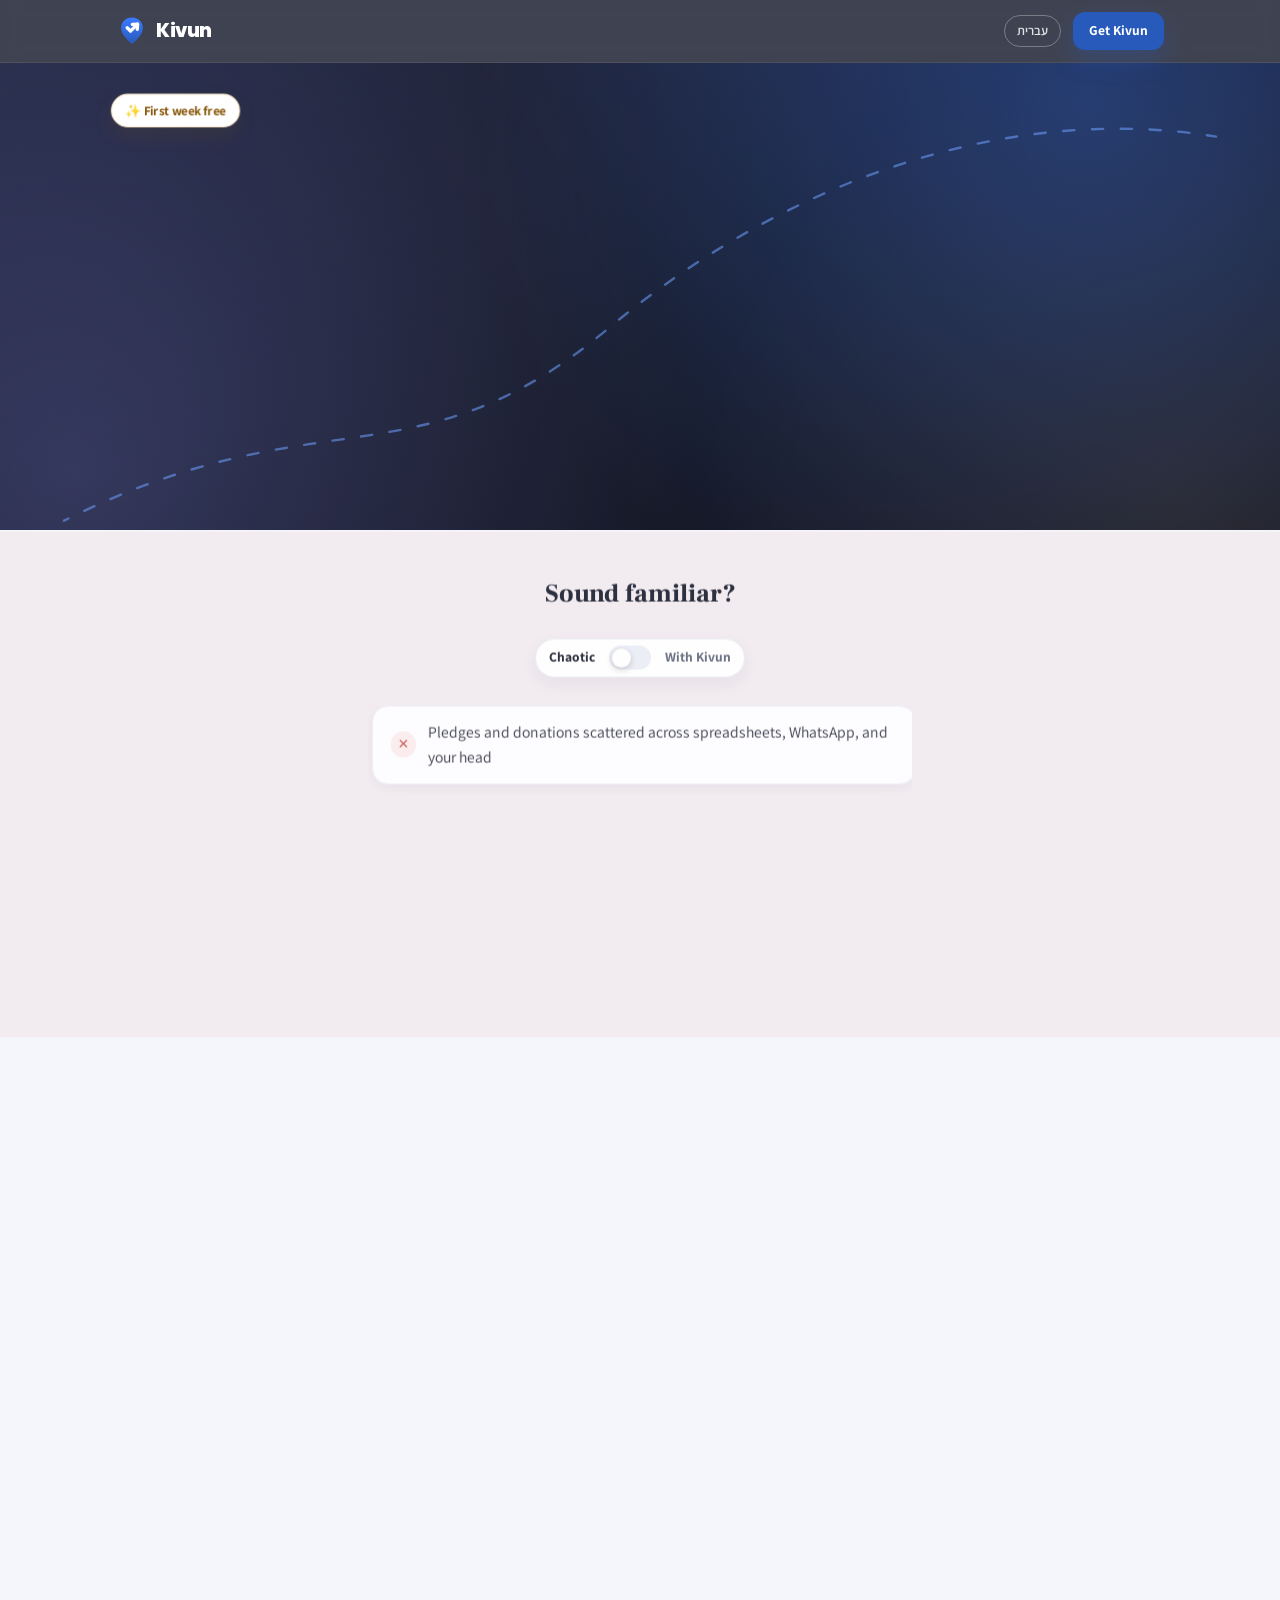
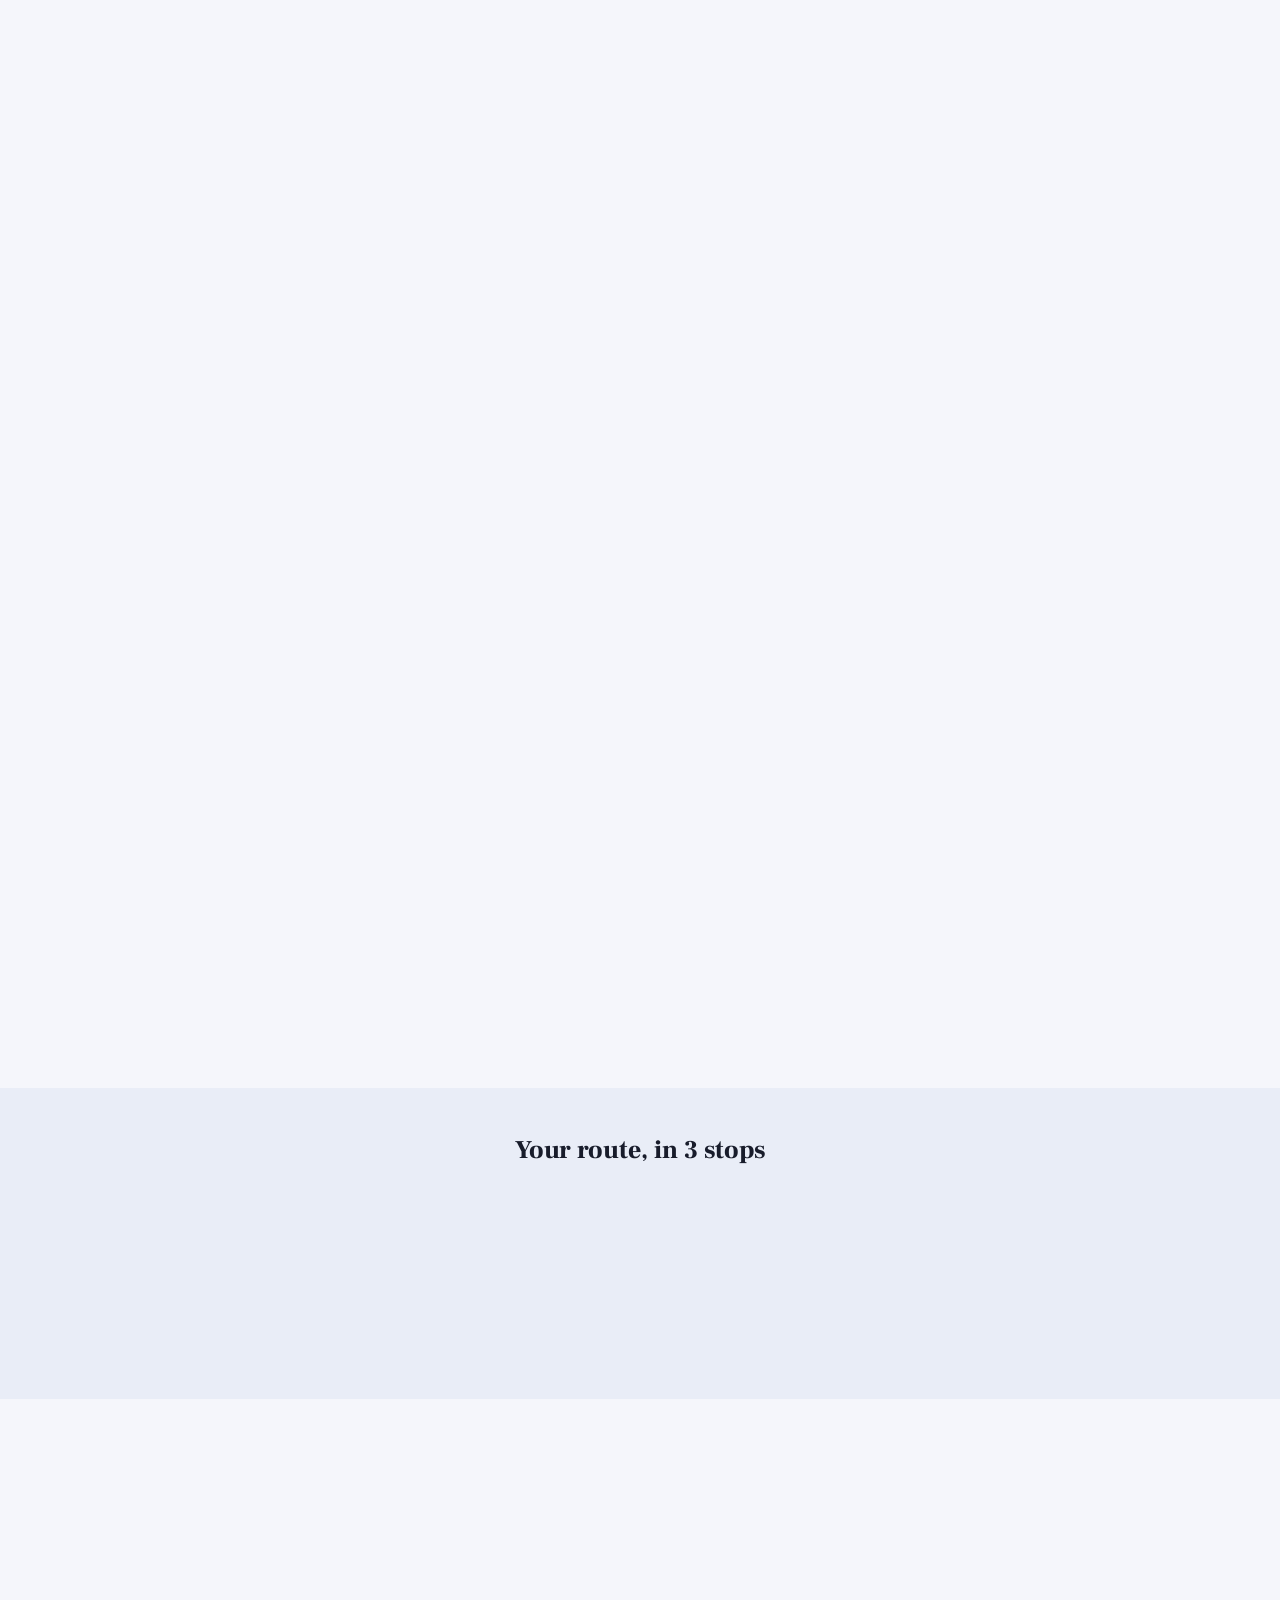
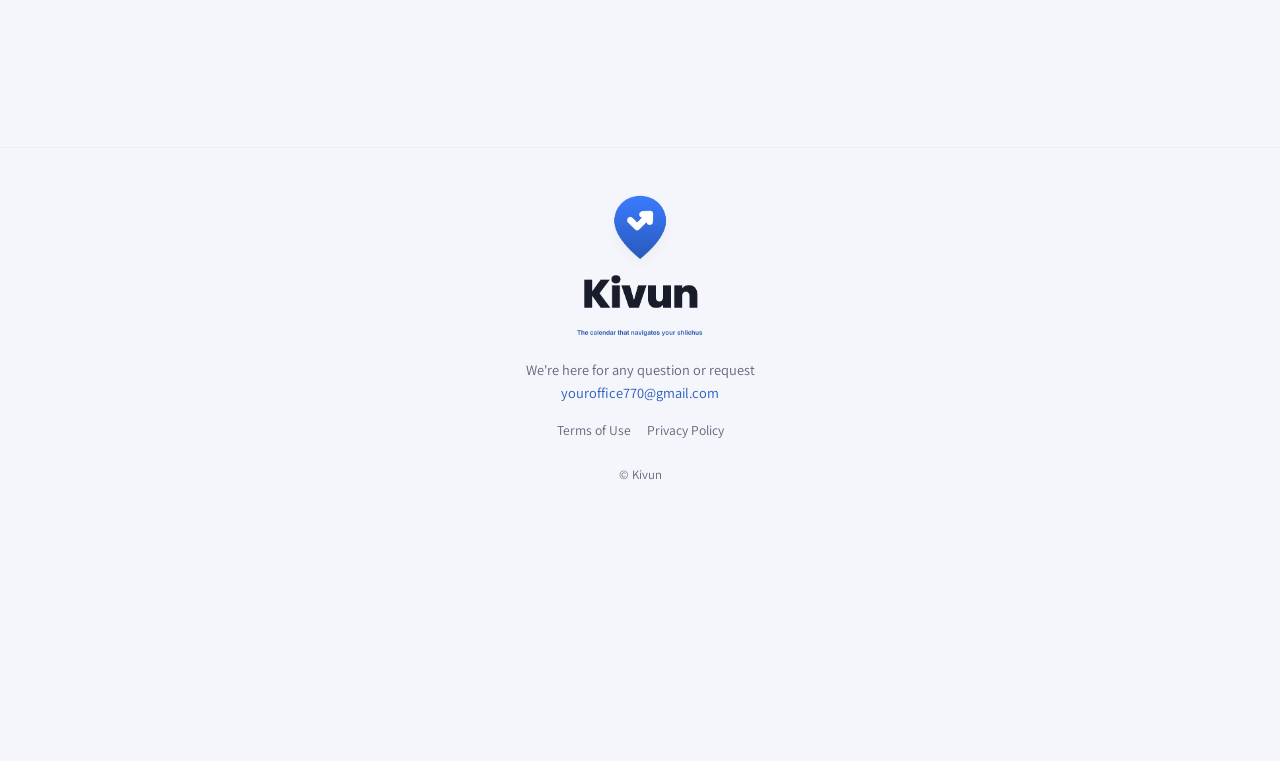
<file: index.en.html>
<!DOCTYPE html>
<html lang="en" dir="ltr">
<head>
<meta charset="utf-8">
<meta name="viewport" content="width=device-width, initial-scale=1">
<title>Kivun - The Calendar That Navigates Your Shlichus</title>
<meta http-equiv="refresh" content="0; url=/en/">
<link rel="canonical" href="https://kivunapp.com/en/">
<meta name="robots" content="noindex">
</head>
<body>
<p>This page has moved. <a href="/en/">Continue to the English page</a>.</p>
</body>
</html>
</file>
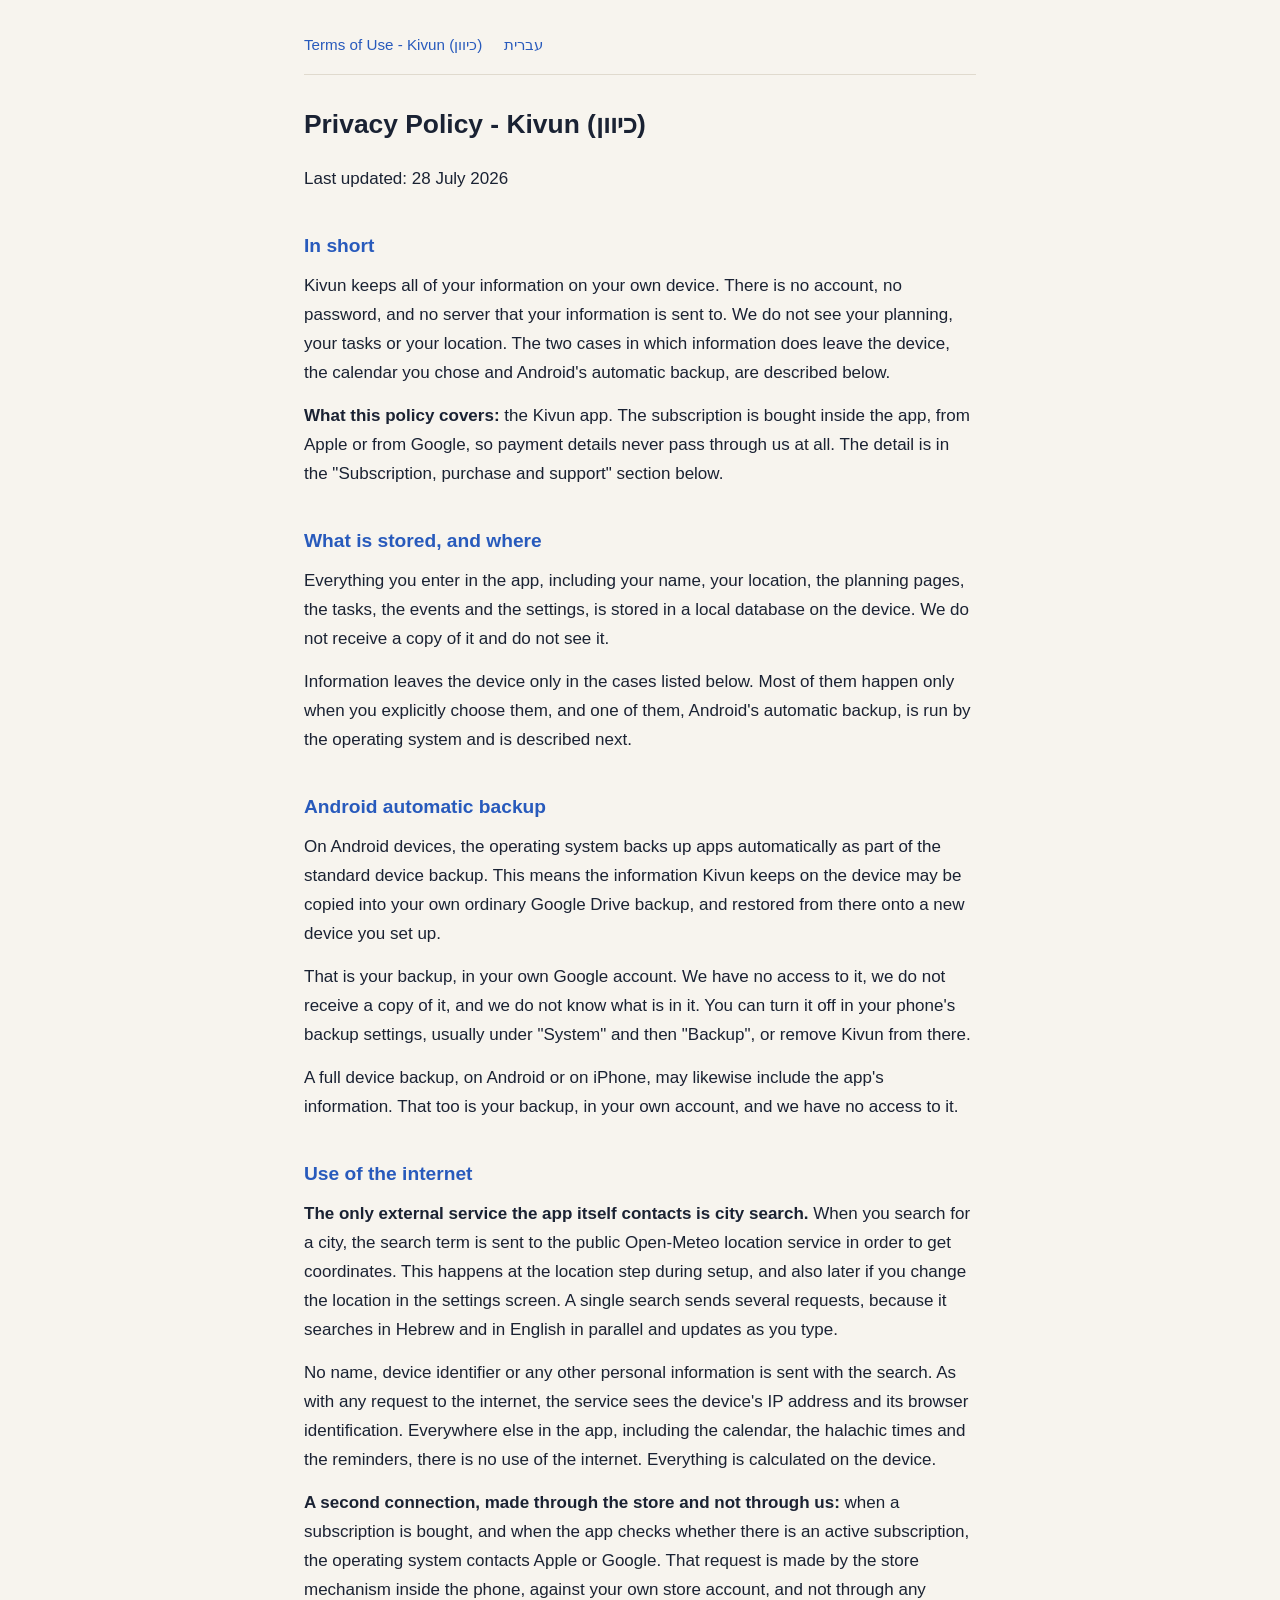
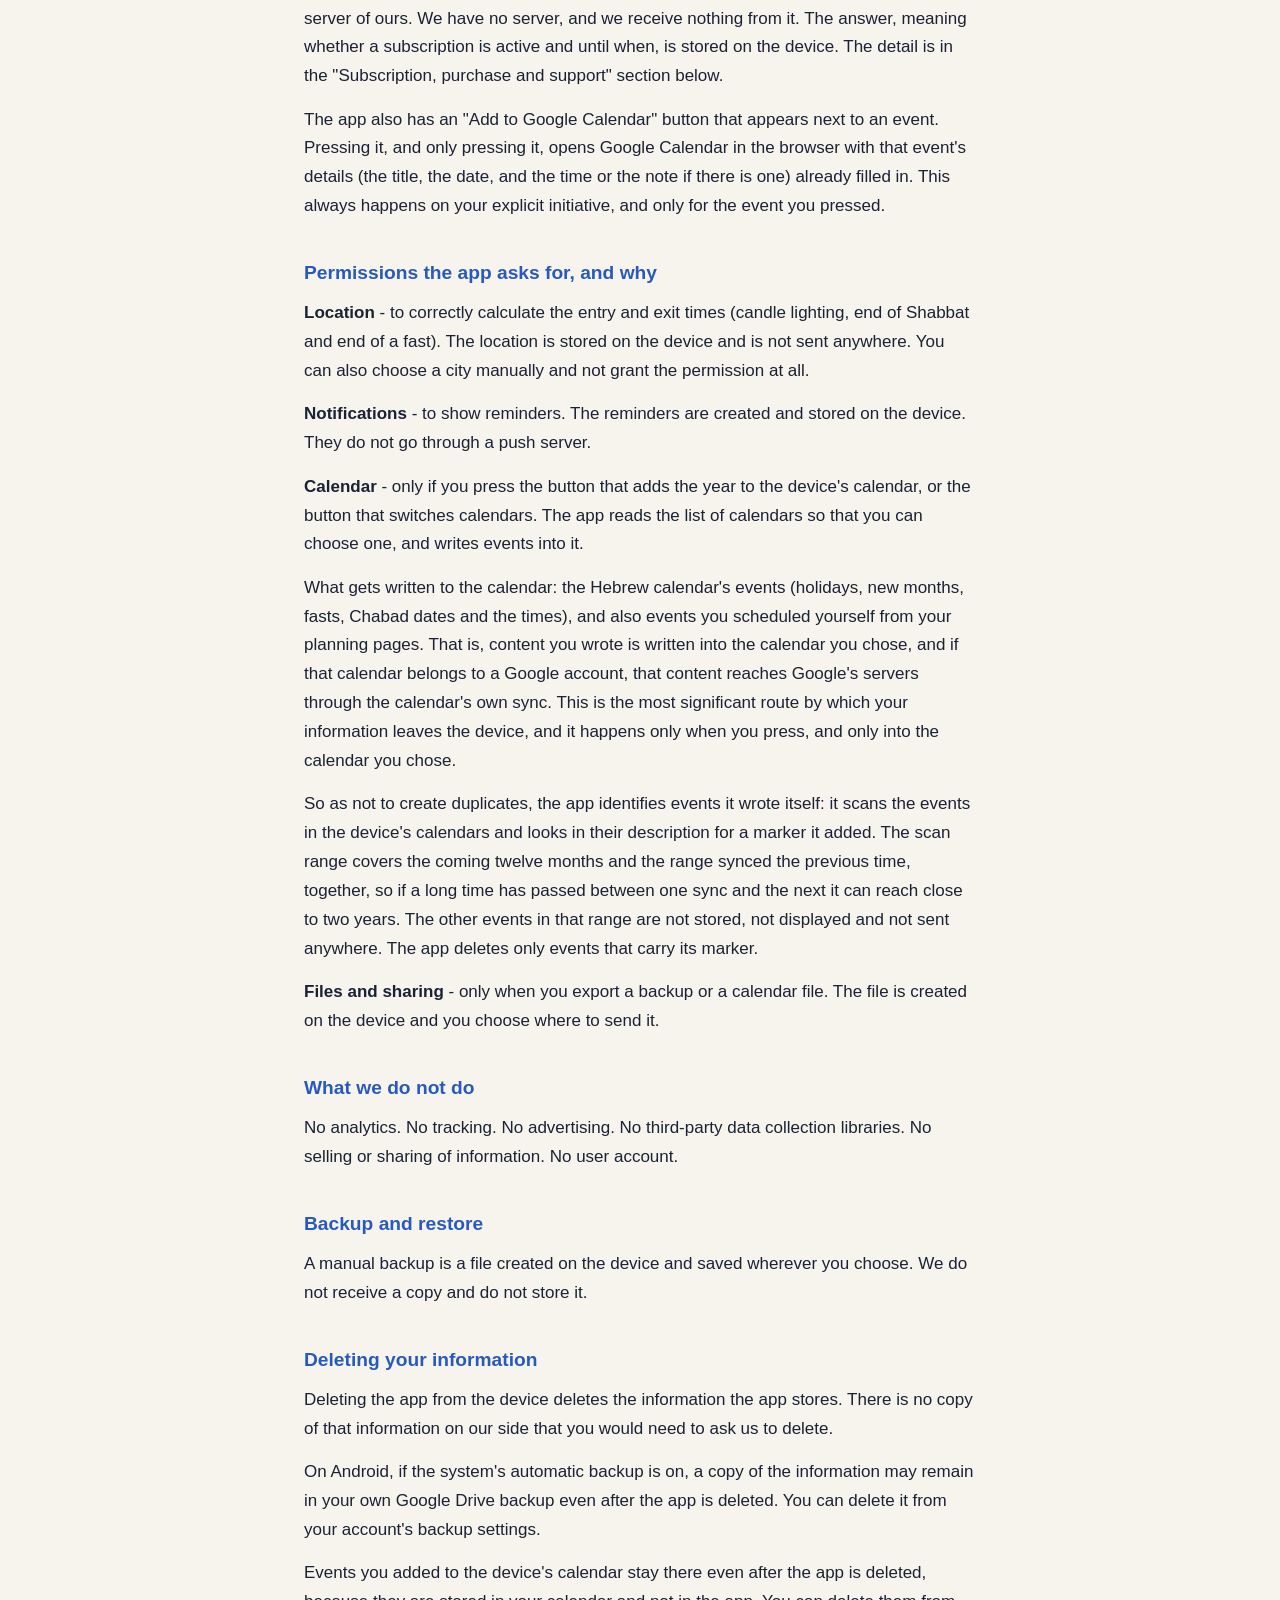
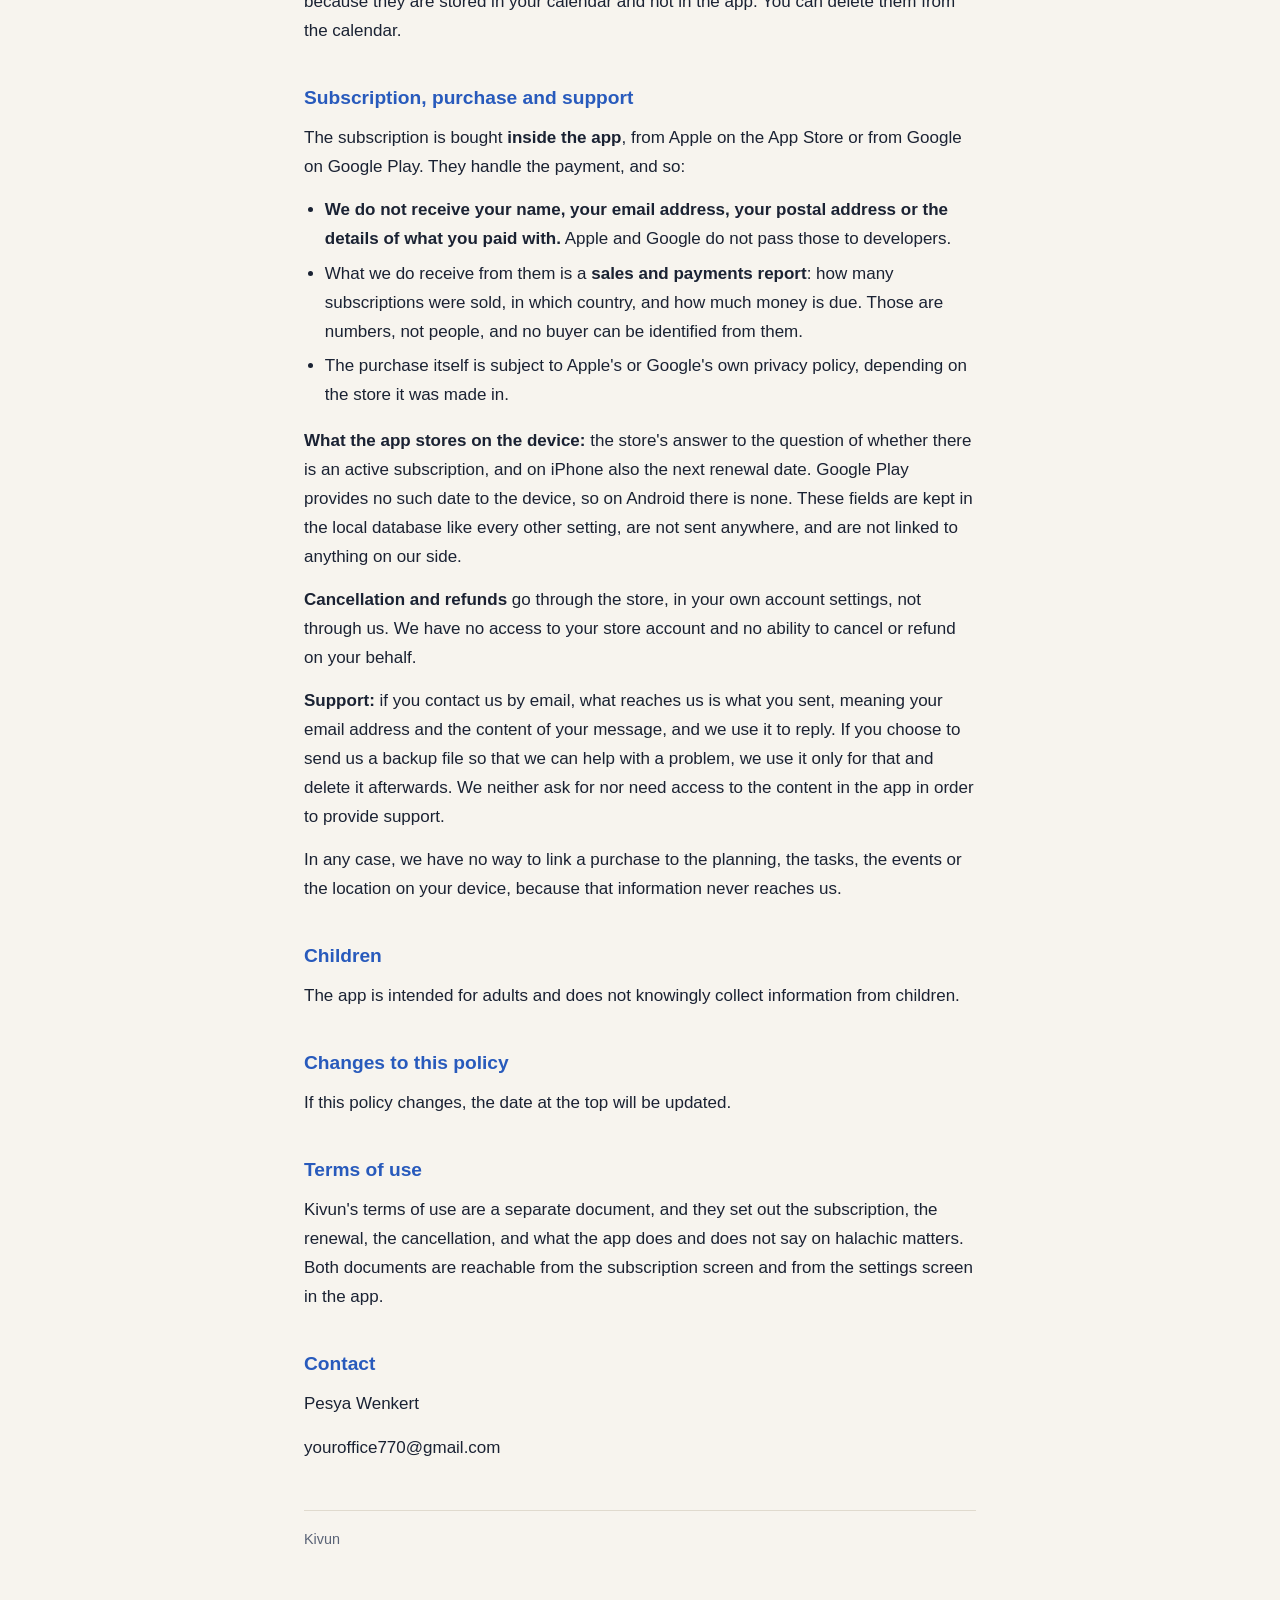
<file: privacy.en.html>
<!DOCTYPE html>
<html lang="en" dir="ltr">
<head>
<meta charset="utf-8">
<meta name="viewport" content="width=device-width, initial-scale=1">
<title>Privacy Policy - Kivun (כיוון)</title>
<style>
  :root { color-scheme: light }
  * { box-sizing: border-box }
  body {
    margin: 0; padding: 2rem 1.25rem 4rem;
    font-family: -apple-system, BlinkMacSystemFont, "Segoe UI", "Helvetica Neue", Arial, sans-serif;
    font-size: 17px; line-height: 1.7; color: #1A2233; background: #F7F4EE;
    -webkit-text-size-adjust: 100%;
  }
  main { max-width: 42rem; margin: 0 auto }
  h1 { font-size: 1.65rem; line-height: 1.3; margin: 0 0 1.5rem }
  h2 { font-size: 1.2rem; margin: 2.25rem 0 .6rem; color: #285ABC }
  h3 { font-size: 1.05rem; margin: 1.5rem 0 .4rem }
  p { margin: 0 0 .9rem }
  ul { margin: 0 0 1.1rem; padding-inline-start: 1.3rem }
  li { margin: 0 0 .35rem }
  strong { font-weight: 700 }
  nav { margin: 0 0 2rem; padding-bottom: 1rem; border-bottom: 1px solid #E0DACE; font-size: .95rem }
  nav a { color: #285ABC; text-decoration: none; margin-inline-end: 1.1rem }
  nav a:hover { text-decoration: underline }
  footer { margin-top: 3rem; padding-top: 1rem; border-top: 1px solid #E0DACE; font-size: .9rem; color: #5A6376 }
  @media (max-width: 420px) { body { font-size: 16px; padding: 1.5rem 1rem 3rem } }
</style>
</head>
<body>
<main>
<nav>
  <a href="./terms.en.html">Terms of Use - Kivun (כיוון)</a>
  <a href="./privacy.html">עברית</a>
</nav>
<h1>Privacy Policy - Kivun (כיוון)</h1>
<p>Last updated: 28 July 2026</p>
<h2>In short</h2>
<p>Kivun keeps all of your information on your own device. There is no account, no password, and no server that your information is sent to. We do not see your planning, your tasks or your location. The two cases in which information does leave the device, the calendar you chose and Android's automatic backup, are described below.</p>
<p><strong>What this policy covers:</strong> the Kivun app. The subscription is bought inside the app, from Apple or from Google, so payment details never pass through us at all. The detail is in the "Subscription, purchase and support" section below.</p>
<h2>What is stored, and where</h2>
<p>Everything you enter in the app, including your name, your location, the planning pages, the tasks, the events and the settings, is stored in a local database on the device. We do not receive a copy of it and do not see it.</p>
<p>Information leaves the device only in the cases listed below. Most of them happen only when you explicitly choose them, and one of them, Android's automatic backup, is run by the operating system and is described next.</p>
<h2>Android automatic backup</h2>
<p>On Android devices, the operating system backs up apps automatically as part of the standard device backup. This means the information Kivun keeps on the device may be copied into your own ordinary Google Drive backup, and restored from there onto a new device you set up.</p>
<p>That is your backup, in your own Google account. We have no access to it, we do not receive a copy of it, and we do not know what is in it. You can turn it off in your phone's backup settings, usually under "System" and then "Backup", or remove Kivun from there.</p>
<p>A full device backup, on Android or on iPhone, may likewise include the app's information. That too is your backup, in your own account, and we have no access to it.</p>
<h2>Use of the internet</h2>
<p><strong>The only external service the app itself contacts is city search.</strong> When you search for a city, the search term is sent to the public Open-Meteo location service in order to get coordinates. This happens at the location step during setup, and also later if you change the location in the settings screen. A single search sends several requests, because it searches in Hebrew and in English in parallel and updates as you type.</p>
<p>No name, device identifier or any other personal information is sent with the search. As with any request to the internet, the service sees the device's IP address and its browser identification. Everywhere else in the app, including the calendar, the halachic times and the reminders, there is no use of the internet. Everything is calculated on the device.</p>
<p><strong>A second connection, made through the store and not through us:</strong> when a subscription is bought, and when the app checks whether there is an active subscription, the operating system contacts Apple or Google. That request is made by the store mechanism inside the phone, against your own store account, and not through any server of ours. We have no server, and we receive nothing from it. The answer, meaning whether a subscription is active and until when, is stored on the device. The detail is in the "Subscription, purchase and support" section below.</p>
<p>The app also has an "Add to Google Calendar" button that appears next to an event. Pressing it, and only pressing it, opens Google Calendar in the browser with that event's details (the title, the date, and the time or the note if there is one) already filled in. This always happens on your explicit initiative, and only for the event you pressed.</p>
<h2>Permissions the app asks for, and why</h2>
<p><strong>Location</strong> - to correctly calculate the entry and exit times (candle lighting, end of Shabbat and end of a fast). The location is stored on the device and is not sent anywhere. You can also choose a city manually and not grant the permission at all.</p>
<p><strong>Notifications</strong> - to show reminders. The reminders are created and stored on the device. They do not go through a push server.</p>
<p><strong>Calendar</strong> - only if you press the button that adds the year to the device's calendar, or the button that switches calendars. The app reads the list of calendars so that you can choose one, and writes events into it.</p>
<p>What gets written to the calendar: the Hebrew calendar's events (holidays, new months, fasts, Chabad dates and the times), and also events you scheduled yourself from your planning pages. That is, content you wrote is written into the calendar you chose, and if that calendar belongs to a Google account, that content reaches Google's servers through the calendar's own sync. This is the most significant route by which your information leaves the device, and it happens only when you press, and only into the calendar you chose.</p>
<p>So as not to create duplicates, the app identifies events it wrote itself: it scans the events in the device's calendars and looks in their description for a marker it added. The scan range covers the coming twelve months and the range synced the previous time, together, so if a long time has passed between one sync and the next it can reach close to two years. The other events in that range are not stored, not displayed and not sent anywhere. The app deletes only events that carry its marker.</p>
<p><strong>Files and sharing</strong> - only when you export a backup or a calendar file. The file is created on the device and you choose where to send it.</p>
<h2>What we do not do</h2>
<p>No analytics. No tracking. No advertising. No third-party data collection libraries. No selling or sharing of information. No user account.</p>
<h2>Backup and restore</h2>
<p>A manual backup is a file created on the device and saved wherever you choose. We do not receive a copy and do not store it.</p>
<h2>Deleting your information</h2>
<p>Deleting the app from the device deletes the information the app stores. There is no copy of that information on our side that you would need to ask us to delete.</p>
<p>On Android, if the system's automatic backup is on, a copy of the information may remain in your own Google Drive backup even after the app is deleted. You can delete it from your account's backup settings.</p>
<p>Events you added to the device's calendar stay there even after the app is deleted, because they are stored in your calendar and not in the app. You can delete them from the calendar.</p>
<h2>Subscription, purchase and support</h2>
<p>The subscription is bought <strong>inside the app</strong>, from Apple on the App Store or from Google on Google Play. They handle the payment, and so:</p>
<ul>
<li><strong>We do not receive your name, your email address, your postal address or the details of what you paid with.</strong> Apple and Google do not pass those to developers.</li>
<li>What we do receive from them is a <strong>sales and payments report</strong>: how many subscriptions were sold, in which country, and how much money is due. Those are numbers, not people, and no buyer can be identified from them.</li>
<li>The purchase itself is subject to Apple's or Google's own privacy policy, depending on the store it was made in.</li>
</ul>
<p><strong>What the app stores on the device:</strong> the store's answer to the question of whether there is an active subscription, and on iPhone also the next renewal date. Google Play provides no such date to the device, so on Android there is none. These fields are kept in the local database like every other setting, are not sent anywhere, and are not linked to anything on our side.</p>
<p><strong>Cancellation and refunds</strong> go through the store, in your own account settings, not through us. We have no access to your store account and no ability to cancel or refund on your behalf.</p>
<p><strong>Support:</strong> if you contact us by email, what reaches us is what you sent, meaning your email address and the content of your message, and we use it to reply. If you choose to send us a backup file so that we can help with a problem, we use it only for that and delete it afterwards. We neither ask for nor need access to the content in the app in order to provide support.</p>
<p>In any case, we have no way to link a purchase to the planning, the tasks, the events or the location on your device, because that information never reaches us.</p>
<h2>Children</h2>
<p>The app is intended for adults and does not knowingly collect information from children.</p>
<h2>Changes to this policy</h2>
<p>If this policy changes, the date at the top will be updated.</p>
<h2>Terms of use</h2>
<p>Kivun's terms of use are a separate document, and they set out the subscription, the renewal, the cancellation, and what the app does and does not say on halachic matters. Both documents are reachable from the subscription screen and from the settings screen in the app.</p>
<h2>Contact</h2>
<p>Pesya Wenkert</p>
<p>youroffice770@gmail.com</p>
<footer>Kivun</footer>
</main>
</body>
</html>
</file>
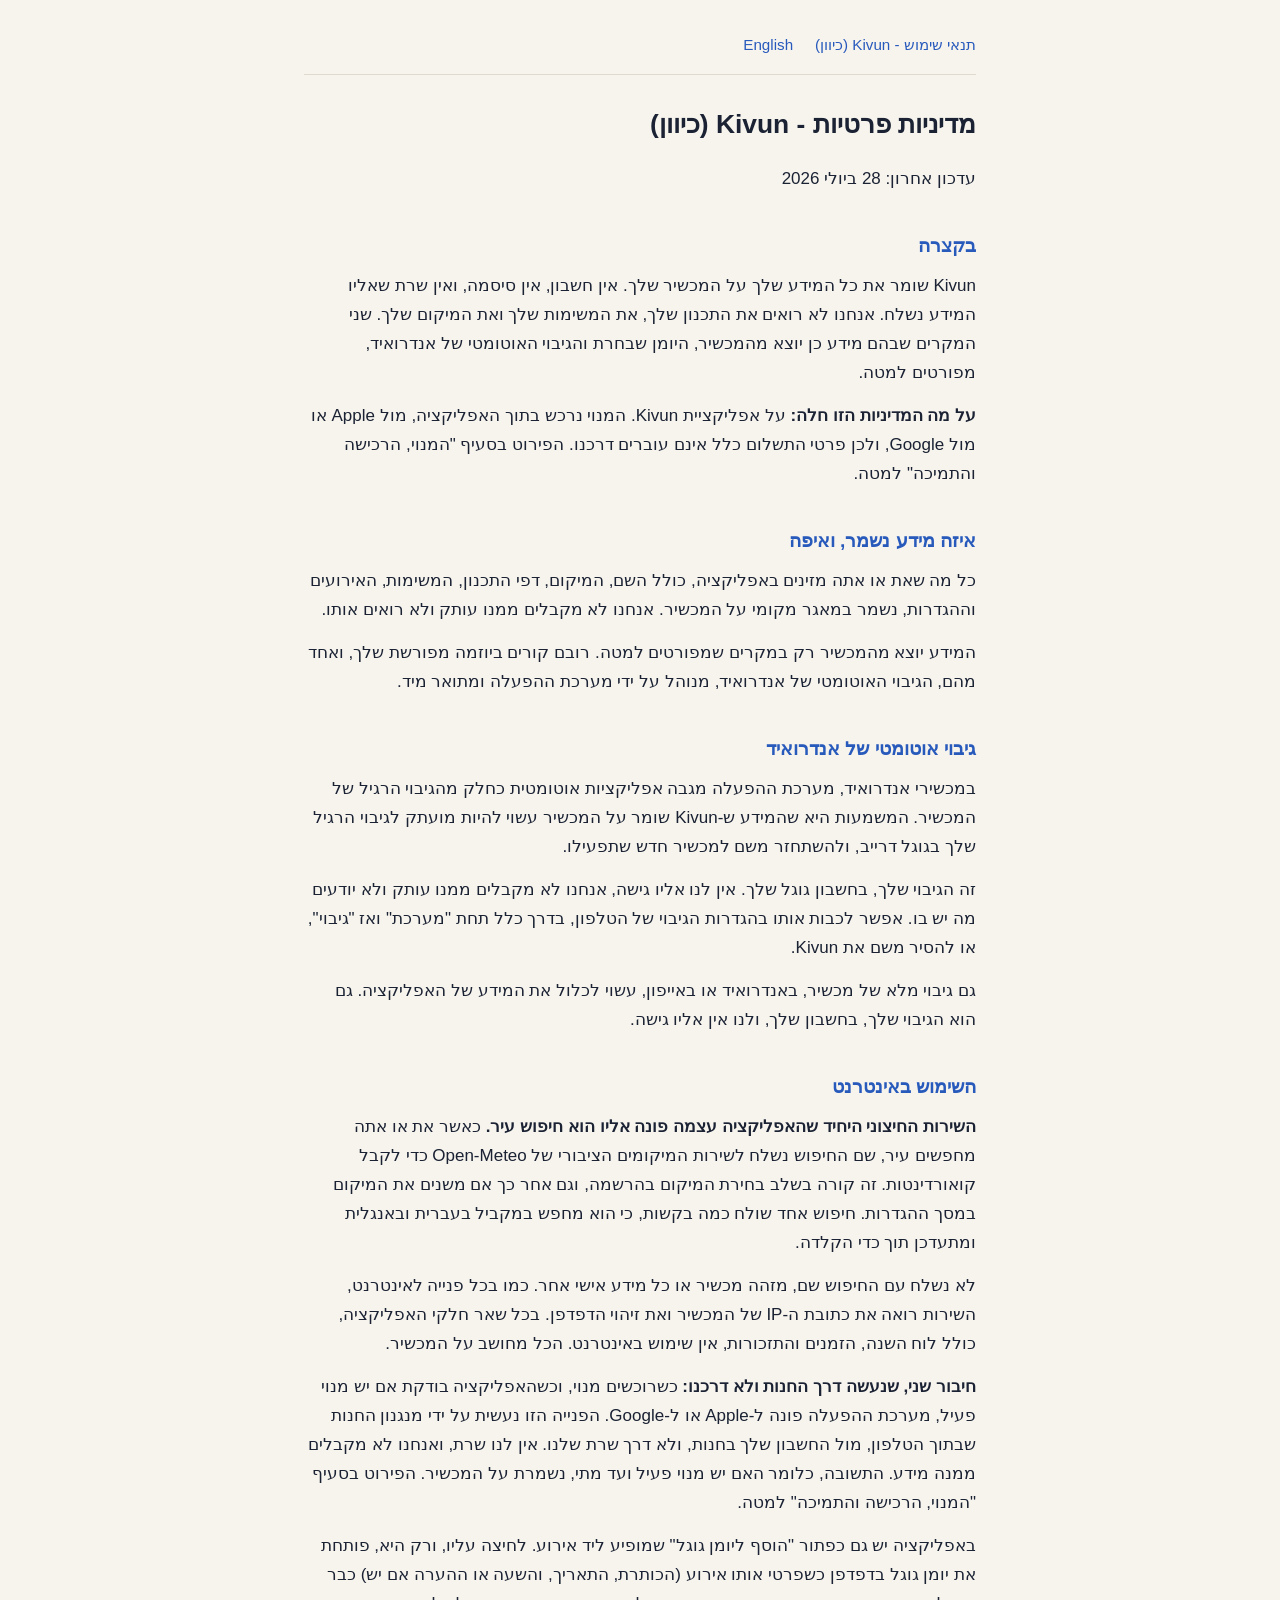
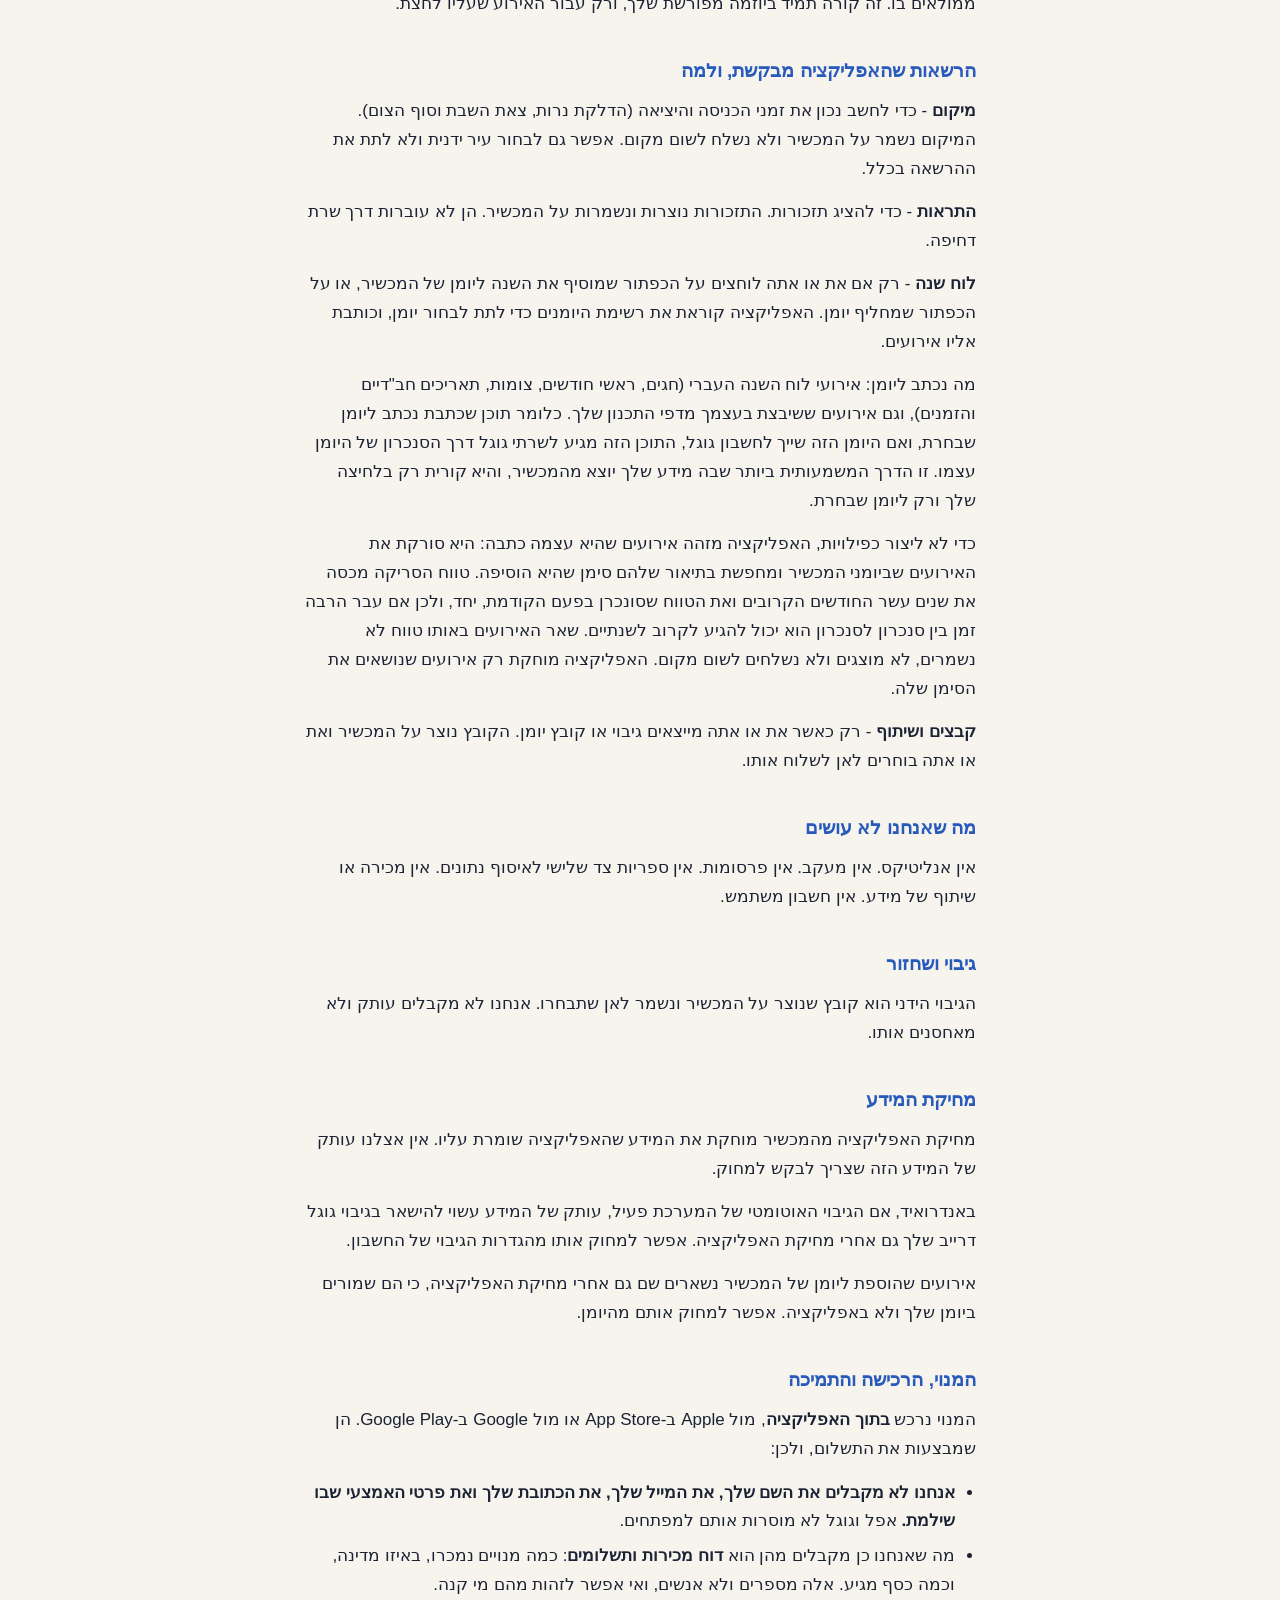
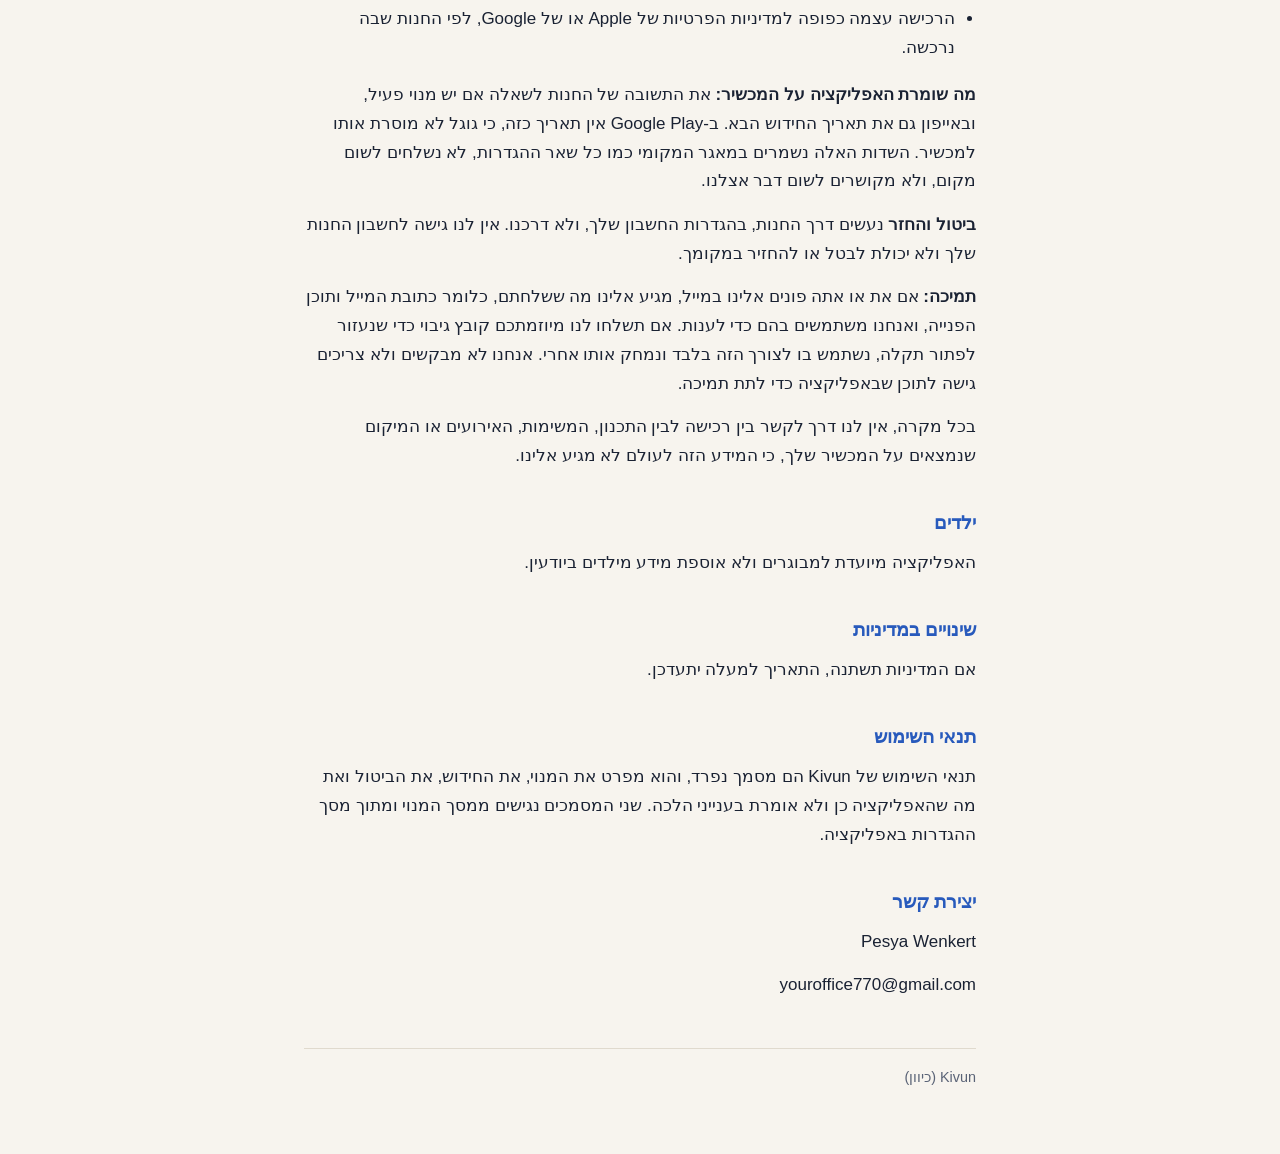
<file: privacy.html>
<!DOCTYPE html>
<html lang="he" dir="rtl">
<head>
<meta charset="utf-8">
<meta name="viewport" content="width=device-width, initial-scale=1">
<title>מדיניות פרטיות - Kivun (כיוון)</title>
<style>
  :root { color-scheme: light }
  * { box-sizing: border-box }
  body {
    margin: 0; padding: 2rem 1.25rem 4rem;
    font-family: -apple-system, BlinkMacSystemFont, "Segoe UI", "Helvetica Neue", Arial, sans-serif;
    font-size: 17px; line-height: 1.7; color: #1A2233; background: #F7F4EE;
    -webkit-text-size-adjust: 100%;
  }
  main { max-width: 42rem; margin: 0 auto }
  h1 { font-size: 1.65rem; line-height: 1.3; margin: 0 0 1.5rem }
  h2 { font-size: 1.2rem; margin: 2.25rem 0 .6rem; color: #285ABC }
  h3 { font-size: 1.05rem; margin: 1.5rem 0 .4rem }
  p { margin: 0 0 .9rem }
  ul { margin: 0 0 1.1rem; padding-inline-start: 1.3rem }
  li { margin: 0 0 .35rem }
  strong { font-weight: 700 }
  nav { margin: 0 0 2rem; padding-bottom: 1rem; border-bottom: 1px solid #E0DACE; font-size: .95rem }
  nav a { color: #285ABC; text-decoration: none; margin-inline-end: 1.1rem }
  nav a:hover { text-decoration: underline }
  footer { margin-top: 3rem; padding-top: 1rem; border-top: 1px solid #E0DACE; font-size: .9rem; color: #5A6376 }
  @media (max-width: 420px) { body { font-size: 16px; padding: 1.5rem 1rem 3rem } }
</style>
</head>
<body>
<main>
<nav>
  <a href="./terms.html">תנאי שימוש - Kivun (כיוון)</a>
  <a href="./privacy.en.html">English</a>
</nav>
<h1>מדיניות פרטיות - Kivun (כיוון)</h1>
<p>עדכון אחרון: 28 ביולי 2026</p>
<h2>בקצרה</h2>
<p>Kivun שומר את כל המידע שלך על המכשיר שלך. אין חשבון, אין סיסמה, ואין שרת שאליו המידע נשלח. אנחנו לא רואים את התכנון שלך, את המשימות שלך ואת המיקום שלך. שני המקרים שבהם מידע כן יוצא מהמכשיר, היומן שבחרת והגיבוי האוטומטי של אנדרואיד, מפורטים למטה.</p>
<p><strong>על מה המדיניות הזו חלה:</strong> על אפליקציית Kivun. המנוי נרכש בתוך האפליקציה, מול Apple או מול Google, ולכן פרטי התשלום כלל אינם עוברים דרכנו. הפירוט בסעיף "המנוי, הרכישה והתמיכה" למטה.</p>
<h2>איזה מידע נשמר, ואיפה</h2>
<p>כל מה שאת או אתה מזינים באפליקציה, כולל השם, המיקום, דפי התכנון, המשימות, האירועים וההגדרות, נשמר במאגר מקומי על המכשיר. אנחנו לא מקבלים ממנו עותק ולא רואים אותו.</p>
<p>המידע יוצא מהמכשיר רק במקרים שמפורטים למטה. רובם קורים ביוזמה מפורשת שלך, ואחד מהם, הגיבוי האוטומטי של אנדרואיד, מנוהל על ידי מערכת ההפעלה ומתואר מיד.</p>
<h2>גיבוי אוטומטי של אנדרואיד</h2>
<p>במכשירי אנדרואיד, מערכת ההפעלה מגבה אפליקציות אוטומטית כחלק מהגיבוי הרגיל של המכשיר. המשמעות היא שהמידע ש-Kivun שומר על המכשיר עשוי להיות מועתק לגיבוי הרגיל שלך בגוגל דרייב, ולהשתחזר משם למכשיר חדש שתפעילו.</p>
<p>זה הגיבוי שלך, בחשבון גוגל שלך. אין לנו אליו גישה, אנחנו לא מקבלים ממנו עותק ולא יודעים מה יש בו. אפשר לכבות אותו בהגדרות הגיבוי של הטלפון, בדרך כלל תחת "מערכת" ואז "גיבוי", או להסיר משם את Kivun.</p>
<p>גם גיבוי מלא של מכשיר, באנדרואיד או באייפון, עשוי לכלול את המידע של האפליקציה. גם הוא הגיבוי שלך, בחשבון שלך, ולנו אין אליו גישה.</p>
<h2>השימוש באינטרנט</h2>
<p><strong>השירות החיצוני היחיד שהאפליקציה עצמה פונה אליו הוא חיפוש עיר.</strong> כאשר את או אתה מחפשים עיר, שם החיפוש נשלח לשירות המיקומים הציבורי של Open-Meteo כדי לקבל קואורדינטות. זה קורה בשלב בחירת המיקום בהרשמה, וגם אחר כך אם משנים את המיקום במסך ההגדרות. חיפוש אחד שולח כמה בקשות, כי הוא מחפש במקביל בעברית ובאנגלית ומתעדכן תוך כדי הקלדה.</p>
<p>לא נשלח עם החיפוש שם, מזהה מכשיר או כל מידע אישי אחר. כמו בכל פנייה לאינטרנט, השירות רואה את כתובת ה-IP של המכשיר ואת זיהוי הדפדפן. בכל שאר חלקי האפליקציה, כולל לוח השנה, הזמנים והתזכורות, אין שימוש באינטרנט. הכל מחושב על המכשיר.</p>
<p><strong>חיבור שני, שנעשה דרך החנות ולא דרכנו:</strong> כשרוכשים מנוי, וכשהאפליקציה בודקת אם יש מנוי פעיל, מערכת ההפעלה פונה ל-Apple או ל-Google. הפנייה הזו נעשית על ידי מנגנון החנות שבתוך הטלפון, מול החשבון שלך בחנות, ולא דרך שרת שלנו. אין לנו שרת, ואנחנו לא מקבלים ממנה מידע. התשובה, כלומר האם יש מנוי פעיל ועד מתי, נשמרת על המכשיר. הפירוט בסעיף "המנוי, הרכישה והתמיכה" למטה.</p>
<p>באפליקציה יש גם כפתור "הוסף ליומן גוגל" שמופיע ליד אירוע. לחיצה עליו, ורק היא, פותחת את יומן גוגל בדפדפן כשפרטי אותו אירוע (הכותרת, התאריך, והשעה או ההערה אם יש) כבר ממולאים בו. זה קורה תמיד ביוזמה מפורשת שלך, ורק עבור האירוע שעליו לחצת.</p>
<h2>הרשאות שהאפליקציה מבקשת, ולמה</h2>
<p><strong>מיקום</strong> - כדי לחשב נכון את זמני הכניסה והיציאה (הדלקת נרות, צאת השבת וסוף הצום). המיקום נשמר על המכשיר ולא נשלח לשום מקום. אפשר גם לבחור עיר ידנית ולא לתת את ההרשאה בכלל.</p>
<p><strong>התראות</strong> - כדי להציג תזכורות. התזכורות נוצרות ונשמרות על המכשיר. הן לא עוברות דרך שרת דחיפה.</p>
<p><strong>לוח שנה</strong> - רק אם את או אתה לוחצים על הכפתור שמוסיף את השנה ליומן של המכשיר, או על הכפתור שמחליף יומן. האפליקציה קוראת את רשימת היומנים כדי לתת לבחור יומן, וכותבת אליו אירועים.</p>
<p>מה נכתב ליומן: אירועי לוח השנה העברי (חגים, ראשי חודשים, צומות, תאריכים חב"דיים והזמנים), וגם אירועים ששיבצת בעצמך מדפי התכנון שלך. כלומר תוכן שכתבת נכתב ליומן שבחרת, ואם היומן הזה שייך לחשבון גוגל, התוכן הזה מגיע לשרתי גוגל דרך הסנכרון של היומן עצמו. זו הדרך המשמעותית ביותר שבה מידע שלך יוצא מהמכשיר, והיא קורית רק בלחיצה שלך ורק ליומן שבחרת.</p>
<p>כדי לא ליצור כפילויות, האפליקציה מזהה אירועים שהיא עצמה כתבה: היא סורקת את האירועים שביומני המכשיר ומחפשת בתיאור שלהם סימן שהיא הוסיפה. טווח הסריקה מכסה את שנים עשר החודשים הקרובים ואת הטווח שסונכרן בפעם הקודמת, יחד, ולכן אם עבר הרבה זמן בין סנכרון לסנכרון הוא יכול להגיע לקרוב לשנתיים. שאר האירועים באותו טווח לא נשמרים, לא מוצגים ולא נשלחים לשום מקום. האפליקציה מוחקת רק אירועים שנושאים את הסימן שלה.</p>
<p><strong>קבצים ושיתוף</strong> - רק כאשר את או אתה מייצאים גיבוי או קובץ יומן. הקובץ נוצר על המכשיר ואת או אתה בוחרים לאן לשלוח אותו.</p>
<h2>מה שאנחנו לא עושים</h2>
<p>אין אנליטיקס. אין מעקב. אין פרסומות. אין ספריות צד שלישי לאיסוף נתונים. אין מכירה או שיתוף של מידע. אין חשבון משתמש.</p>
<h2>גיבוי ושחזור</h2>
<p>הגיבוי הידני הוא קובץ שנוצר על המכשיר ונשמר לאן שתבחרו. אנחנו לא מקבלים עותק ולא מאחסנים אותו.</p>
<h2>מחיקת המידע</h2>
<p>מחיקת האפליקציה מהמכשיר מוחקת את המידע שהאפליקציה שומרת עליו. אין אצלנו עותק של המידע הזה שצריך לבקש למחוק.</p>
<p>באנדרואיד, אם הגיבוי האוטומטי של המערכת פעיל, עותק של המידע עשוי להישאר בגיבוי גוגל דרייב שלך גם אחרי מחיקת האפליקציה. אפשר למחוק אותו מהגדרות הגיבוי של החשבון.</p>
<p>אירועים שהוספת ליומן של המכשיר נשארים שם גם אחרי מחיקת האפליקציה, כי הם שמורים ביומן שלך ולא באפליקציה. אפשר למחוק אותם מהיומן.</p>
<h2>המנוי, הרכישה והתמיכה</h2>
<p>המנוי נרכש <strong>בתוך האפליקציה</strong>, מול Apple ב-App Store או מול Google ב-Google Play. הן שמבצעות את התשלום, ולכן:</p>
<ul>
<li><strong>אנחנו לא מקבלים את השם שלך, את המייל שלך, את הכתובת שלך ואת פרטי האמצעי שבו שילמת.</strong> אפל וגוגל לא מוסרות אותם למפתחים.</li>
<li>מה שאנחנו כן מקבלים מהן הוא <strong>דוח מכירות ותשלומים</strong>: כמה מנויים נמכרו, באיזו מדינה, וכמה כסף מגיע. אלה מספרים ולא אנשים, ואי אפשר לזהות מהם מי קנה.</li>
<li>הרכישה עצמה כפופה למדיניות הפרטיות של Apple או של Google, לפי החנות שבה נרכשה.</li>
</ul>
<p><strong>מה שומרת האפליקציה על המכשיר:</strong> את התשובה של החנות לשאלה אם יש מנוי פעיל, ובאייפון גם את תאריך החידוש הבא. ב-Google Play אין תאריך כזה, כי גוגל לא מוסרת אותו למכשיר. השדות האלה נשמרים במאגר המקומי כמו כל שאר ההגדרות, לא נשלחים לשום מקום, ולא מקושרים לשום דבר אצלנו.</p>
<p><strong>ביטול והחזר</strong> נעשים דרך החנות, בהגדרות החשבון שלך, ולא דרכנו. אין לנו גישה לחשבון החנות שלך ולא יכולת לבטל או להחזיר במקומך.</p>
<p><strong>תמיכה:</strong> אם את או אתה פונים אלינו במייל, מגיע אלינו מה ששלחתם, כלומר כתובת המייל ותוכן הפנייה, ואנחנו משתמשים בהם כדי לענות. אם תשלחו לנו מיוזמתכם קובץ גיבוי כדי שנעזור לפתור תקלה, נשתמש בו לצורך הזה בלבד ונמחק אותו אחרי. אנחנו לא מבקשים ולא צריכים גישה לתוכן שבאפליקציה כדי לתת תמיכה.</p>
<p>בכל מקרה, אין לנו דרך לקשר בין רכישה לבין התכנון, המשימות, האירועים או המיקום שנמצאים על המכשיר שלך, כי המידע הזה לעולם לא מגיע אלינו.</p>
<h2>ילדים</h2>
<p>האפליקציה מיועדת למבוגרים ולא אוספת מידע מילדים ביודעין.</p>
<h2>שינויים במדיניות</h2>
<p>אם המדיניות תשתנה, התאריך למעלה יתעדכן.</p>
<h2>תנאי השימוש</h2>
<p>תנאי השימוש של Kivun הם מסמך נפרד, והוא מפרט את המנוי, את החידוש, את הביטול ואת מה שהאפליקציה כן ולא אומרת בענייני הלכה. שני המסמכים נגישים ממסך המנוי ומתוך מסך ההגדרות באפליקציה.</p>
<h2>יצירת קשר</h2>
<p>Pesya Wenkert</p>
<p>youroffice770@gmail.com</p>
<footer>Kivun (כיוון)</footer>
</main>
</body>
</html>
</file>
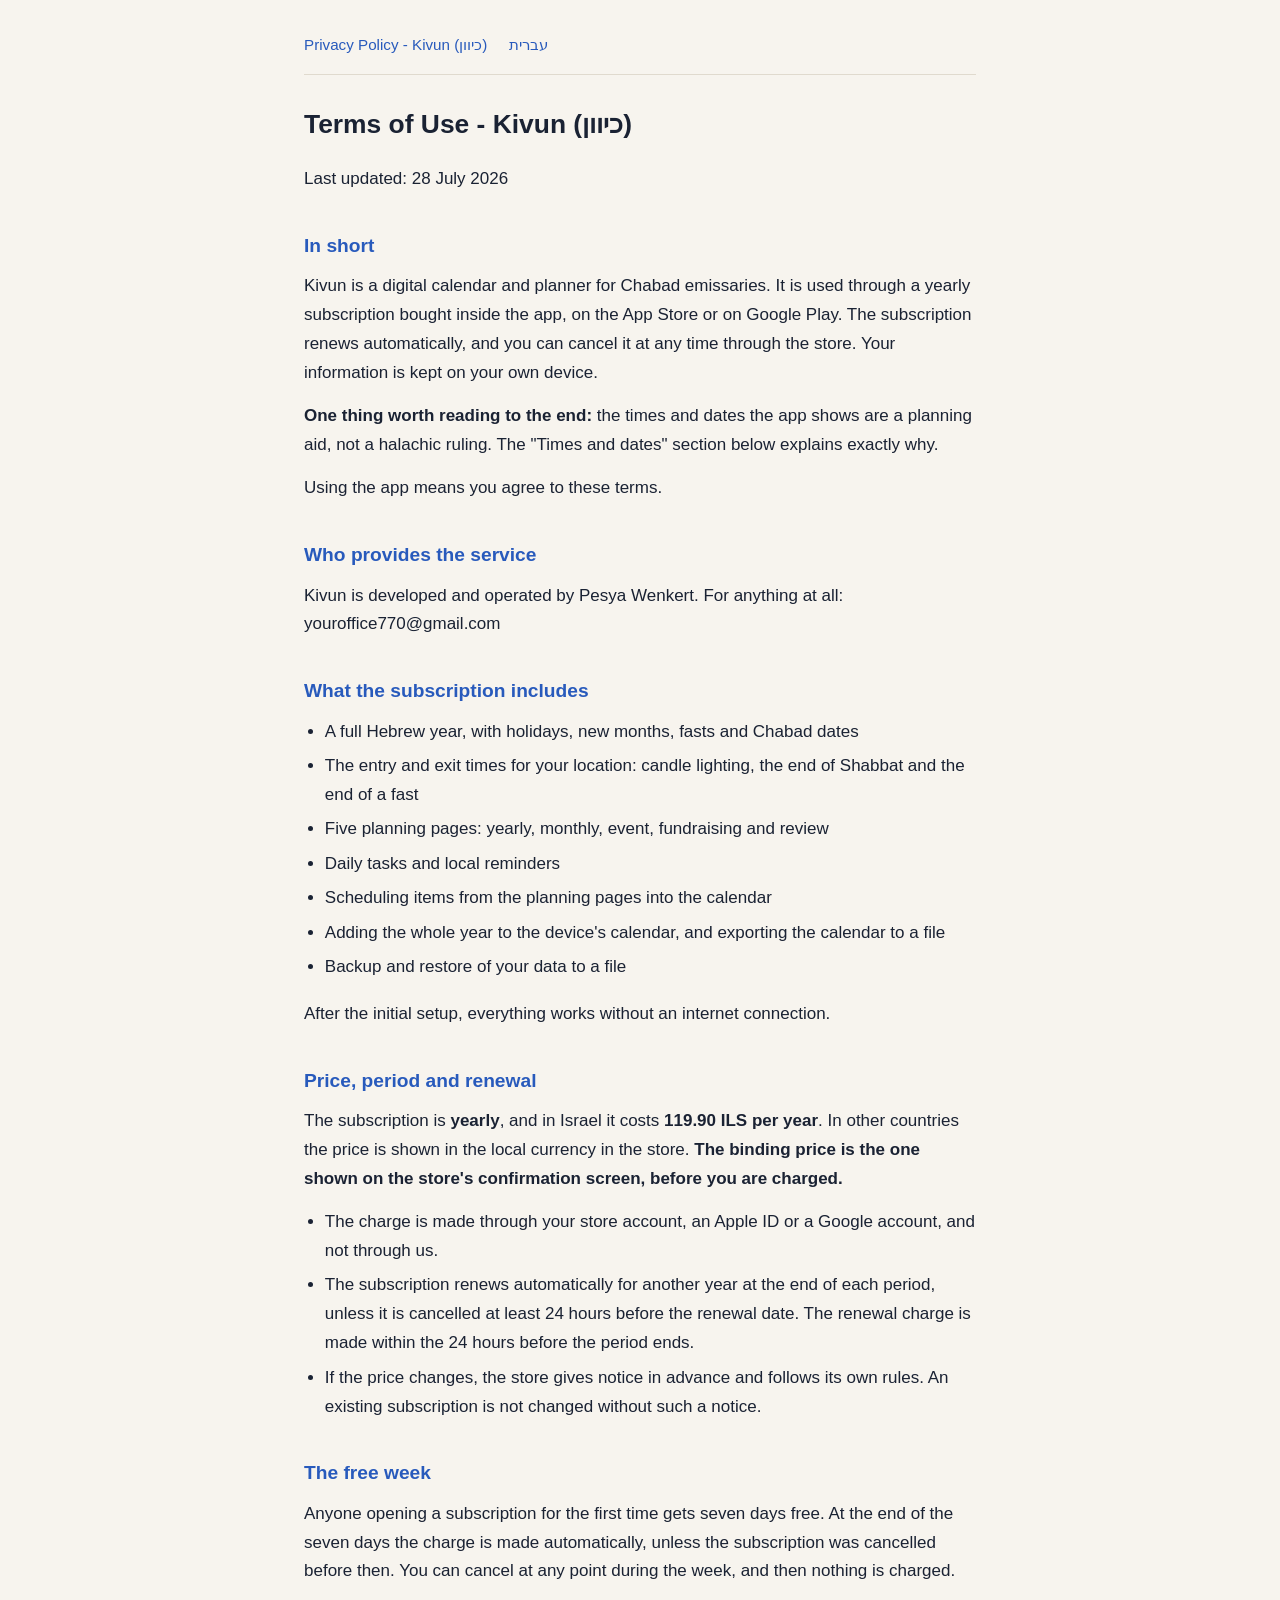
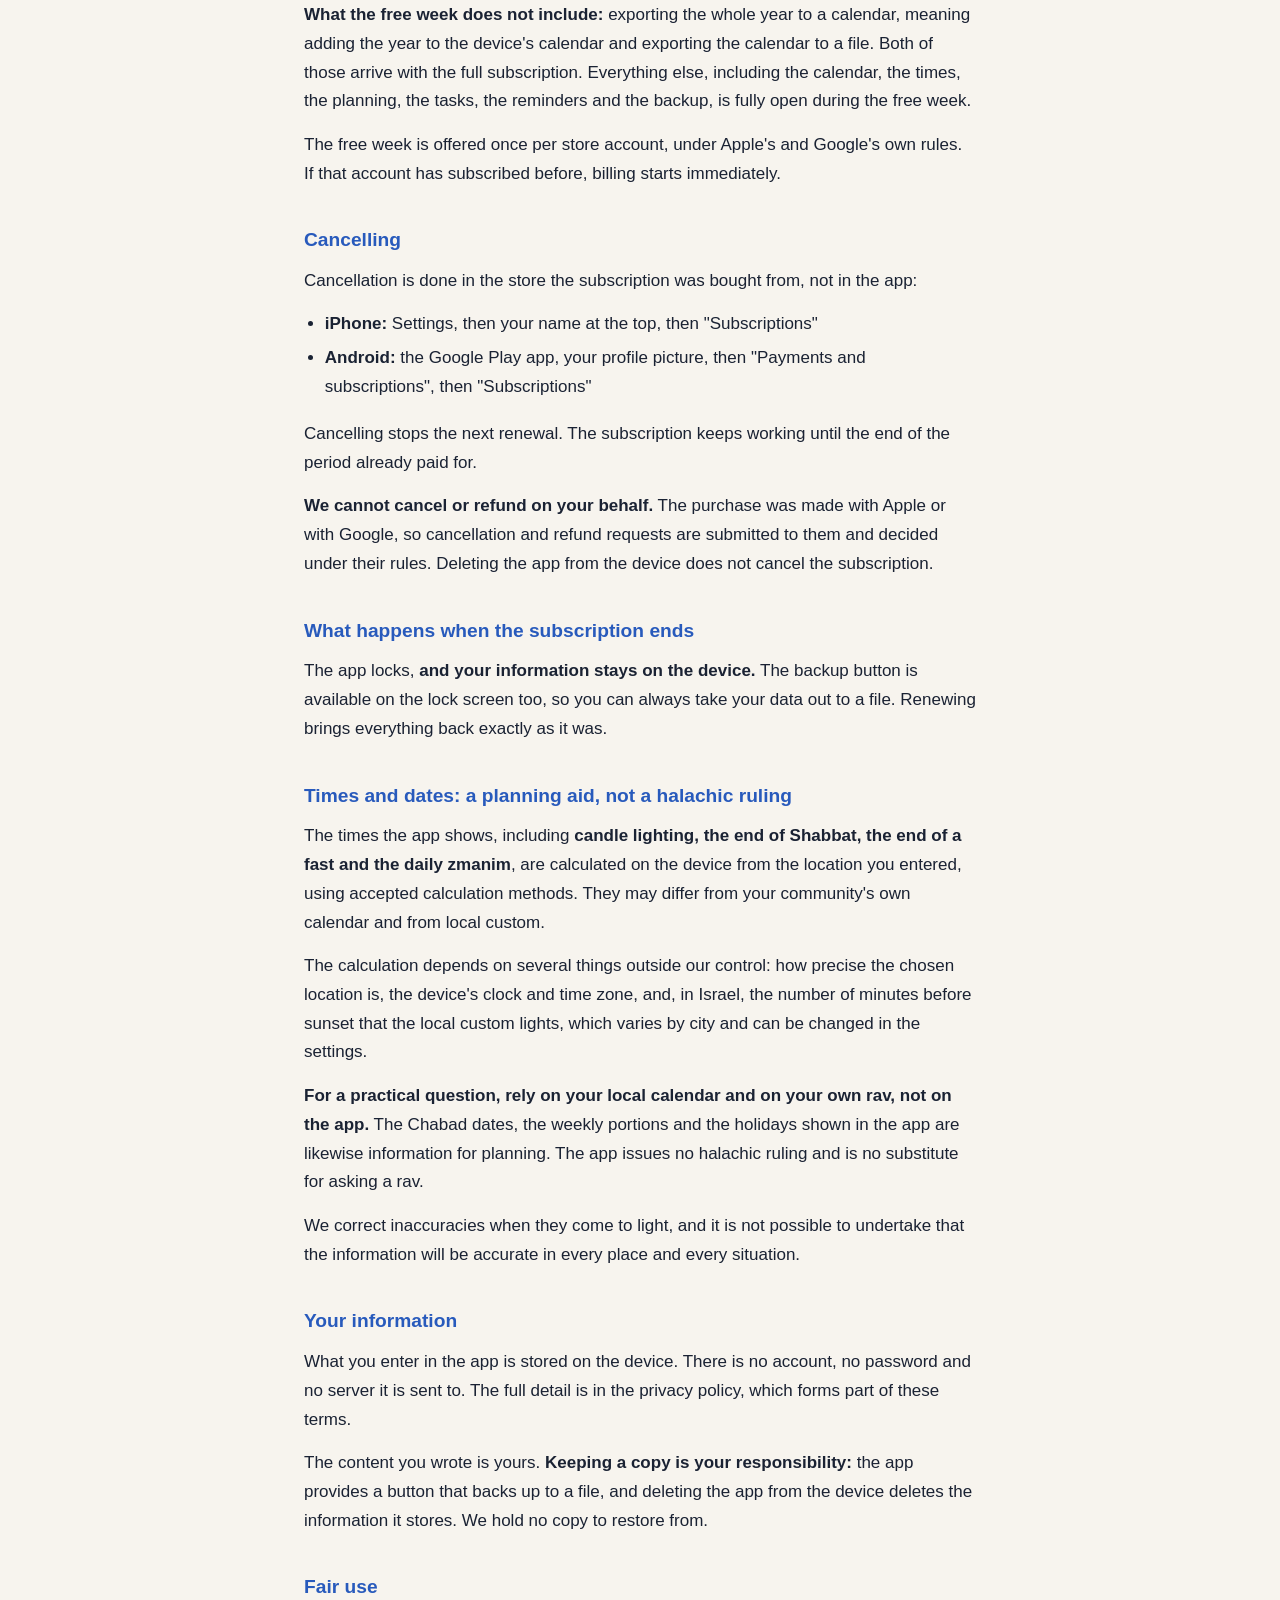
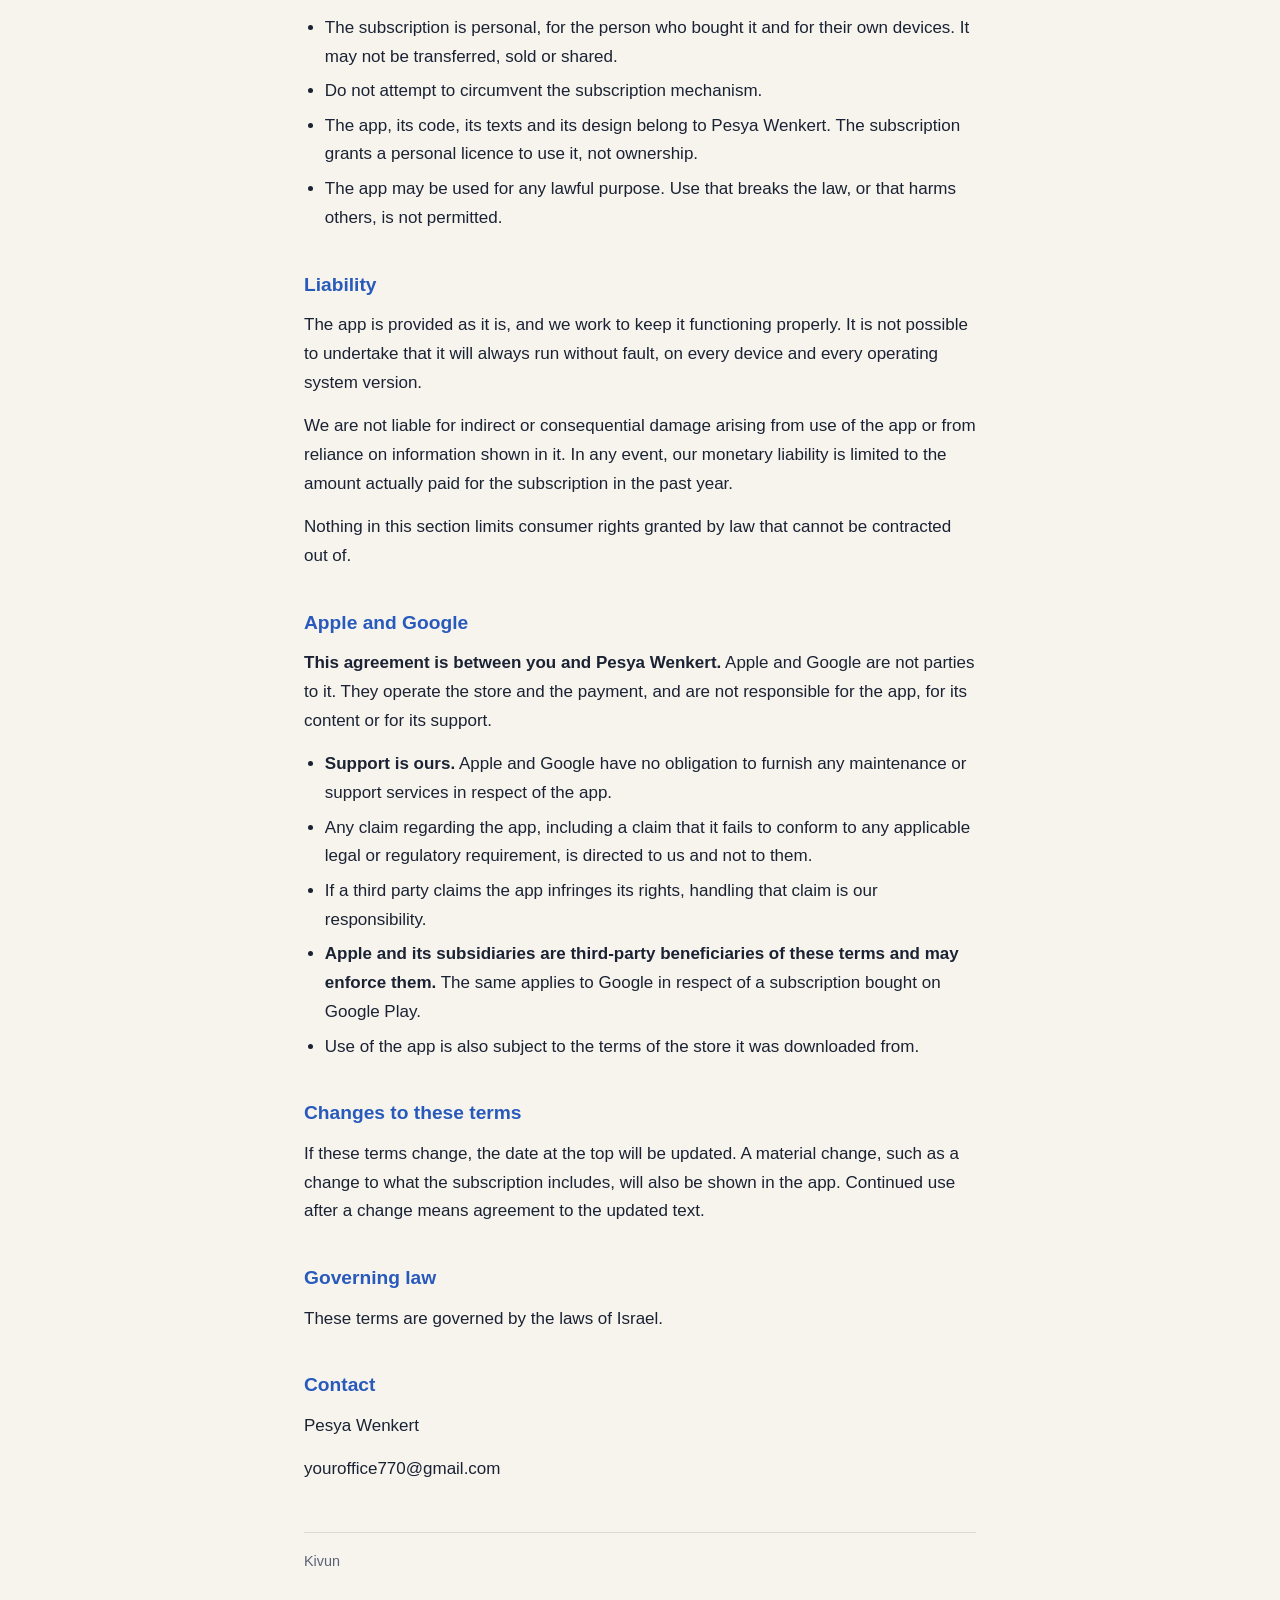
<file: terms.en.html>
<!DOCTYPE html>
<html lang="en" dir="ltr">
<head>
<meta charset="utf-8">
<meta name="viewport" content="width=device-width, initial-scale=1">
<title>Terms of Use - Kivun (כיוון)</title>
<style>
  :root { color-scheme: light }
  * { box-sizing: border-box }
  body {
    margin: 0; padding: 2rem 1.25rem 4rem;
    font-family: -apple-system, BlinkMacSystemFont, "Segoe UI", "Helvetica Neue", Arial, sans-serif;
    font-size: 17px; line-height: 1.7; color: #1A2233; background: #F7F4EE;
    -webkit-text-size-adjust: 100%;
  }
  main { max-width: 42rem; margin: 0 auto }
  h1 { font-size: 1.65rem; line-height: 1.3; margin: 0 0 1.5rem }
  h2 { font-size: 1.2rem; margin: 2.25rem 0 .6rem; color: #285ABC }
  h3 { font-size: 1.05rem; margin: 1.5rem 0 .4rem }
  p { margin: 0 0 .9rem }
  ul { margin: 0 0 1.1rem; padding-inline-start: 1.3rem }
  li { margin: 0 0 .35rem }
  strong { font-weight: 700 }
  nav { margin: 0 0 2rem; padding-bottom: 1rem; border-bottom: 1px solid #E0DACE; font-size: .95rem }
  nav a { color: #285ABC; text-decoration: none; margin-inline-end: 1.1rem }
  nav a:hover { text-decoration: underline }
  footer { margin-top: 3rem; padding-top: 1rem; border-top: 1px solid #E0DACE; font-size: .9rem; color: #5A6376 }
  @media (max-width: 420px) { body { font-size: 16px; padding: 1.5rem 1rem 3rem } }
</style>
</head>
<body>
<main>
<nav>
  <a href="./privacy.en.html">Privacy Policy - Kivun (כיוון)</a>
  <a href="./terms.html">עברית</a>
</nav>
<h1>Terms of Use - Kivun (כיוון)</h1>
<p>Last updated: 28 July 2026</p>
<h2>In short</h2>
<p>Kivun is a digital calendar and planner for Chabad emissaries. It is used through a yearly subscription bought inside the app, on the App Store or on Google Play. The subscription renews automatically, and you can cancel it at any time through the store. Your information is kept on your own device.</p>
<p><strong>One thing worth reading to the end:</strong> the times and dates the app shows are a planning aid, not a halachic ruling. The "Times and dates" section below explains exactly why.</p>
<p>Using the app means you agree to these terms.</p>
<h2>Who provides the service</h2>
<p>Kivun is developed and operated by Pesya Wenkert. For anything at all: youroffice770@gmail.com</p>
<h2>What the subscription includes</h2>
<ul>
<li>A full Hebrew year, with holidays, new months, fasts and Chabad dates</li>
<li>The entry and exit times for your location: candle lighting, the end of Shabbat and the end of a fast</li>
<li>Five planning pages: yearly, monthly, event, fundraising and review</li>
<li>Daily tasks and local reminders</li>
<li>Scheduling items from the planning pages into the calendar</li>
<li>Adding the whole year to the device's calendar, and exporting the calendar to a file</li>
<li>Backup and restore of your data to a file</li>
</ul>
<p>After the initial setup, everything works without an internet connection.</p>
<h2>Price, period and renewal</h2>
<p>The subscription is <strong>yearly</strong>, and in Israel it costs <strong>119.90 ILS per year</strong>. In other countries the price is shown in the local currency in the store. <strong>The binding price is the one shown on the store's confirmation screen, before you are charged.</strong></p>
<ul>
<li>The charge is made through your store account, an Apple ID or a Google account, and not through us.</li>
<li>The subscription renews automatically for another year at the end of each period, unless it is cancelled at least 24 hours before the renewal date. The renewal charge is made within the 24 hours before the period ends.</li>
<li>If the price changes, the store gives notice in advance and follows its own rules. An existing subscription is not changed without such a notice.</li>
</ul>
<h2>The free week</h2>
<p>Anyone opening a subscription for the first time gets seven days free. At the end of the seven days the charge is made automatically, unless the subscription was cancelled before then. You can cancel at any point during the week, and then nothing is charged.</p>
<p><strong>What the free week does not include:</strong> exporting the whole year to a calendar, meaning adding the year to the device's calendar and exporting the calendar to a file. Both of those arrive with the full subscription. Everything else, including the calendar, the times, the planning, the tasks, the reminders and the backup, is fully open during the free week.</p>
<p>The free week is offered once per store account, under Apple's and Google's own rules. If that account has subscribed before, billing starts immediately.</p>
<h2>Cancelling</h2>
<p>Cancellation is done in the store the subscription was bought from, not in the app:</p>
<ul>
<li><strong>iPhone:</strong> Settings, then your name at the top, then "Subscriptions"</li>
<li><strong>Android:</strong> the Google Play app, your profile picture, then "Payments and subscriptions", then "Subscriptions"</li>
</ul>
<p>Cancelling stops the next renewal. The subscription keeps working until the end of the period already paid for.</p>
<p><strong>We cannot cancel or refund on your behalf.</strong> The purchase was made with Apple or with Google, so cancellation and refund requests are submitted to them and decided under their rules. Deleting the app from the device does not cancel the subscription.</p>
<h2>What happens when the subscription ends</h2>
<p>The app locks, <strong>and your information stays on the device.</strong> The backup button is available on the lock screen too, so you can always take your data out to a file. Renewing brings everything back exactly as it was.</p>
<h2>Times and dates: a planning aid, not a halachic ruling</h2>
<p>The times the app shows, including <strong>candle lighting, the end of Shabbat, the end of a fast and the daily zmanim</strong>, are calculated on the device from the location you entered, using accepted calculation methods. They may differ from your community's own calendar and from local custom.</p>
<p>The calculation depends on several things outside our control: how precise the chosen location is, the device's clock and time zone, and, in Israel, the number of minutes before sunset that the local custom lights, which varies by city and can be changed in the settings.</p>
<p><strong>For a practical question, rely on your local calendar and on your own rav, not on the app.</strong> The Chabad dates, the weekly portions and the holidays shown in the app are likewise information for planning. The app issues no halachic ruling and is no substitute for asking a rav.</p>
<p>We correct inaccuracies when they come to light, and it is not possible to undertake that the information will be accurate in every place and every situation.</p>
<h2>Your information</h2>
<p>What you enter in the app is stored on the device. There is no account, no password and no server it is sent to. The full detail is in the privacy policy, which forms part of these terms.</p>
<p>The content you wrote is yours. <strong>Keeping a copy is your responsibility:</strong> the app provides a button that backs up to a file, and deleting the app from the device deletes the information it stores. We hold no copy to restore from.</p>
<h2>Fair use</h2>
<ul>
<li>The subscription is personal, for the person who bought it and for their own devices. It may not be transferred, sold or shared.</li>
<li>Do not attempt to circumvent the subscription mechanism.</li>
<li>The app, its code, its texts and its design belong to Pesya Wenkert. The subscription grants a personal licence to use it, not ownership.</li>
<li>The app may be used for any lawful purpose. Use that breaks the law, or that harms others, is not permitted.</li>
</ul>
<h2>Liability</h2>
<p>The app is provided as it is, and we work to keep it functioning properly. It is not possible to undertake that it will always run without fault, on every device and every operating system version.</p>
<p>We are not liable for indirect or consequential damage arising from use of the app or from reliance on information shown in it. In any event, our monetary liability is limited to the amount actually paid for the subscription in the past year.</p>
<p>Nothing in this section limits consumer rights granted by law that cannot be contracted out of.</p>
<h2>Apple and Google</h2>
<p><strong>This agreement is between you and Pesya Wenkert.</strong> Apple and Google are not parties to it. They operate the store and the payment, and are not responsible for the app, for its content or for its support.</p>
<ul>
<li><strong>Support is ours.</strong> Apple and Google have no obligation to furnish any maintenance or support services in respect of the app.</li>
<li>Any claim regarding the app, including a claim that it fails to conform to any applicable legal or regulatory requirement, is directed to us and not to them.</li>
<li>If a third party claims the app infringes its rights, handling that claim is our responsibility.</li>
<li><strong>Apple and its subsidiaries are third-party beneficiaries of these terms and may enforce them.</strong> The same applies to Google in respect of a subscription bought on Google Play.</li>
<li>Use of the app is also subject to the terms of the store it was downloaded from.</li>
</ul>
<h2>Changes to these terms</h2>
<p>If these terms change, the date at the top will be updated. A material change, such as a change to what the subscription includes, will also be shown in the app. Continued use after a change means agreement to the updated text.</p>
<h2>Governing law</h2>
<p>These terms are governed by the laws of Israel.</p>
<h2>Contact</h2>
<p>Pesya Wenkert</p>
<p>youroffice770@gmail.com</p>
<footer>Kivun</footer>
</main>
</body>
</html>
</file>
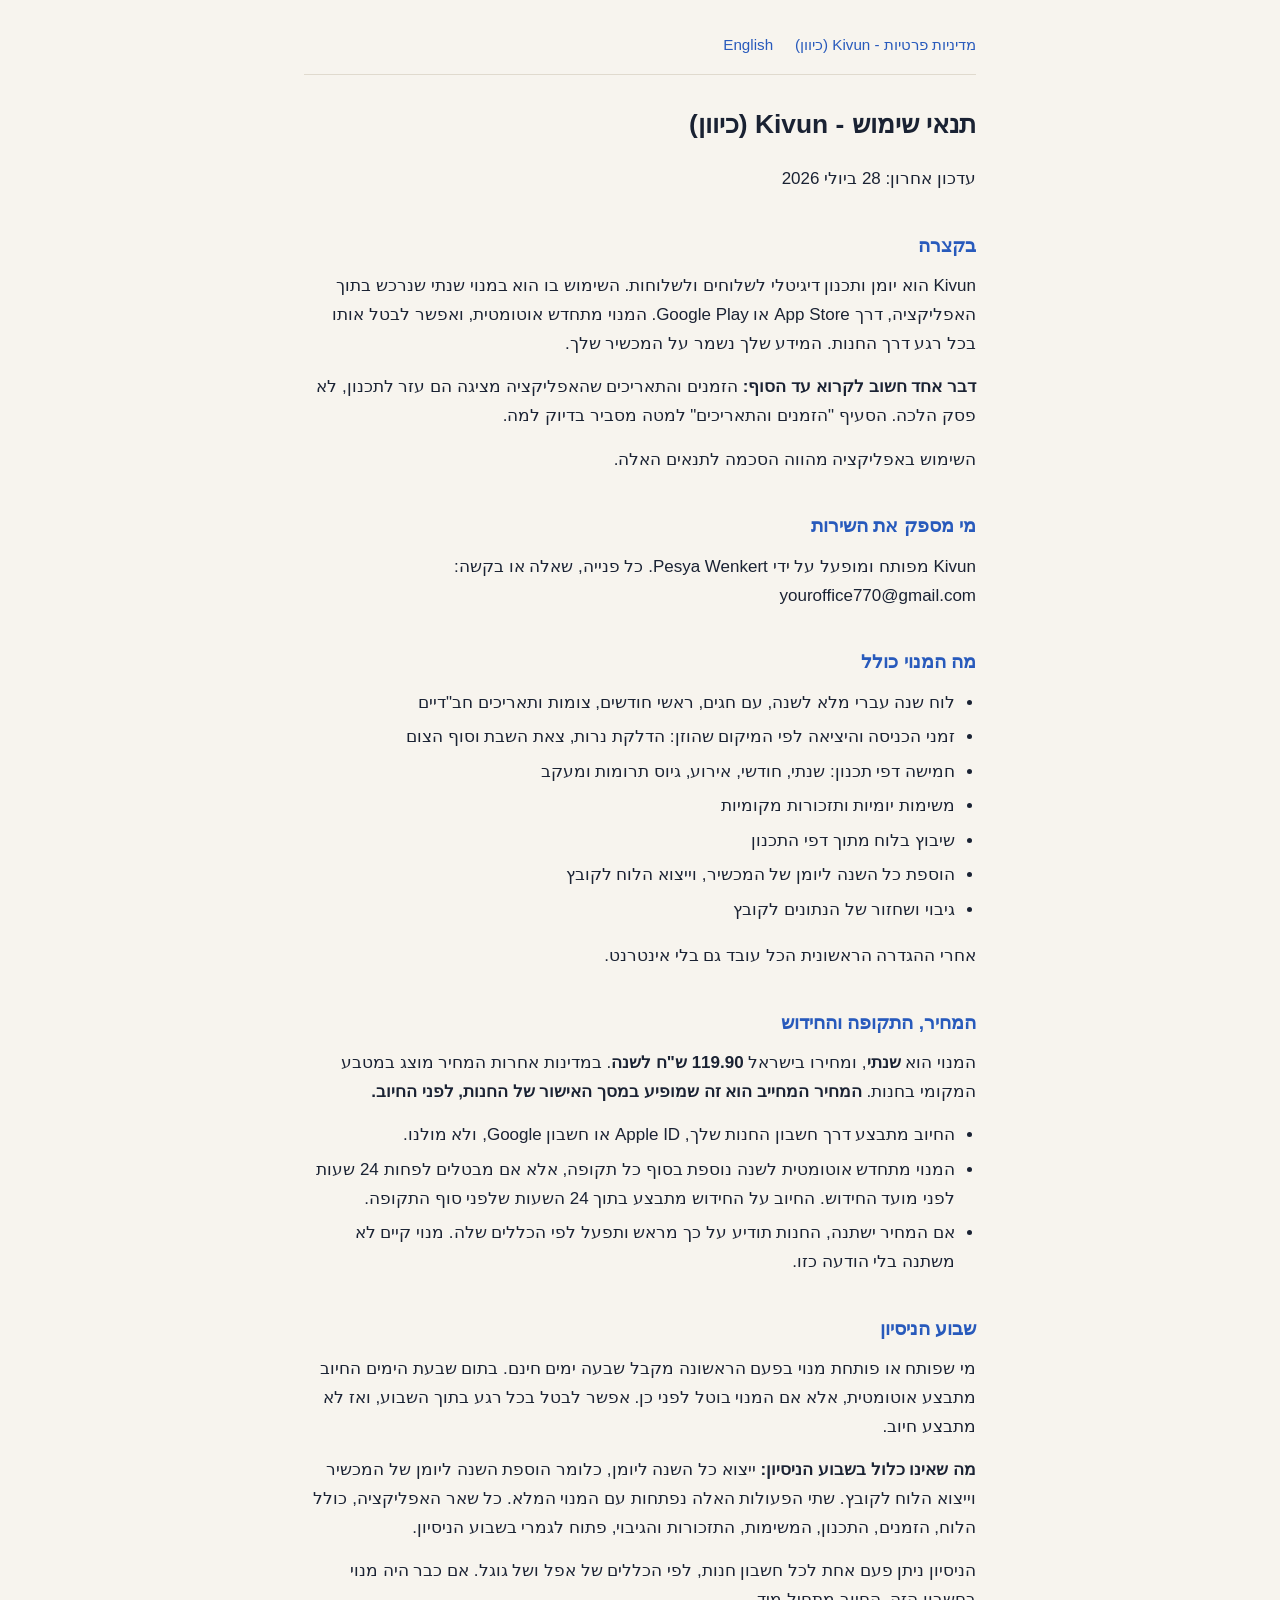
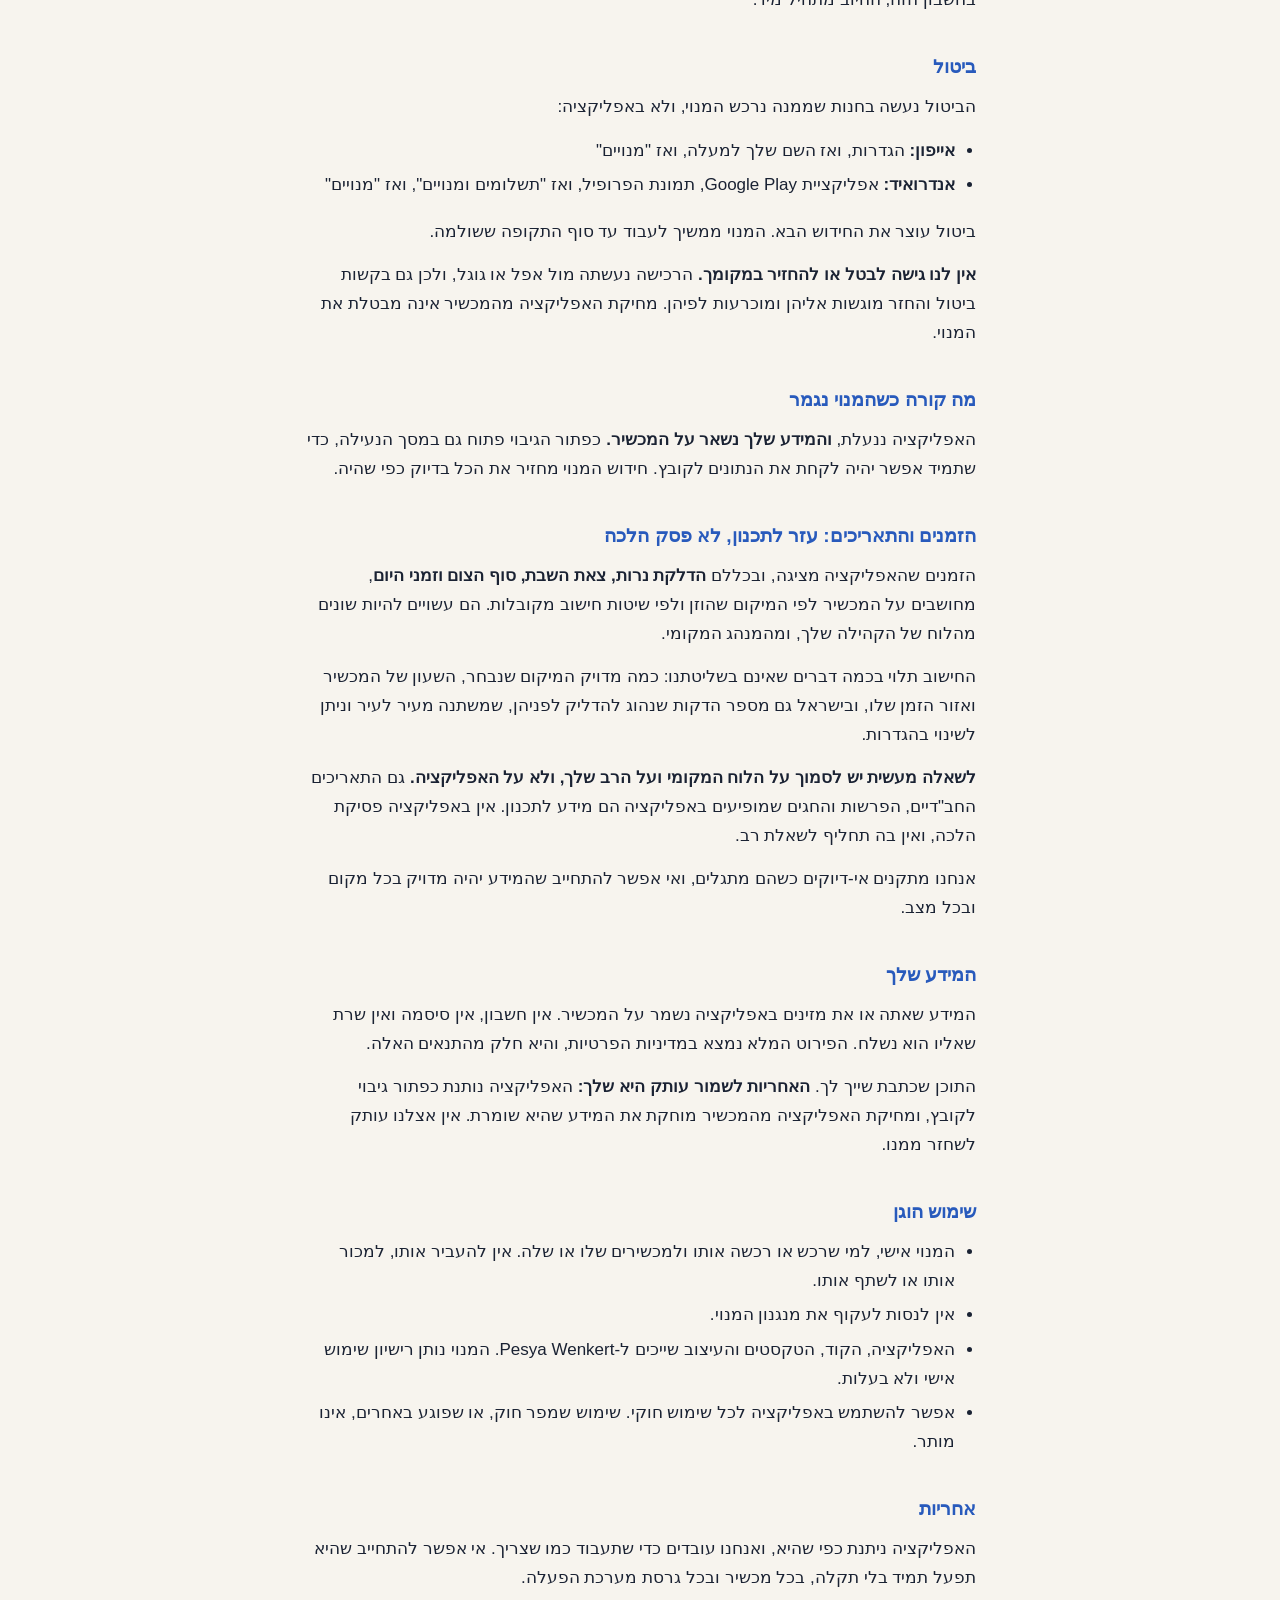
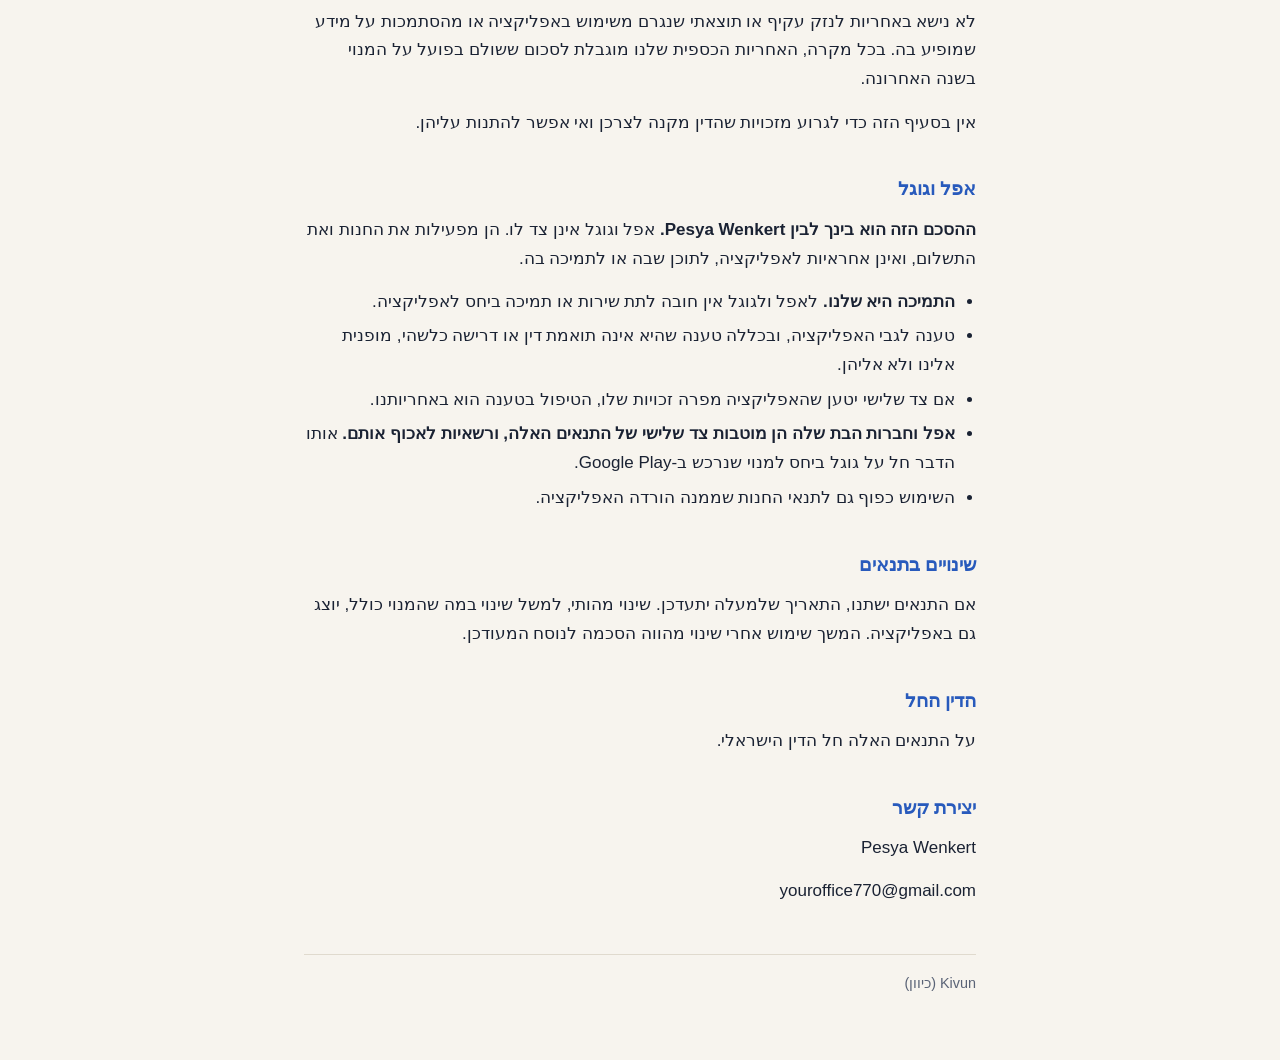
<file: terms.html>
<!DOCTYPE html>
<html lang="he" dir="rtl">
<head>
<meta charset="utf-8">
<meta name="viewport" content="width=device-width, initial-scale=1">
<title>תנאי שימוש - Kivun (כיוון)</title>
<style>
  :root { color-scheme: light }
  * { box-sizing: border-box }
  body {
    margin: 0; padding: 2rem 1.25rem 4rem;
    font-family: -apple-system, BlinkMacSystemFont, "Segoe UI", "Helvetica Neue", Arial, sans-serif;
    font-size: 17px; line-height: 1.7; color: #1A2233; background: #F7F4EE;
    -webkit-text-size-adjust: 100%;
  }
  main { max-width: 42rem; margin: 0 auto }
  h1 { font-size: 1.65rem; line-height: 1.3; margin: 0 0 1.5rem }
  h2 { font-size: 1.2rem; margin: 2.25rem 0 .6rem; color: #285ABC }
  h3 { font-size: 1.05rem; margin: 1.5rem 0 .4rem }
  p { margin: 0 0 .9rem }
  ul { margin: 0 0 1.1rem; padding-inline-start: 1.3rem }
  li { margin: 0 0 .35rem }
  strong { font-weight: 700 }
  nav { margin: 0 0 2rem; padding-bottom: 1rem; border-bottom: 1px solid #E0DACE; font-size: .95rem }
  nav a { color: #285ABC; text-decoration: none; margin-inline-end: 1.1rem }
  nav a:hover { text-decoration: underline }
  footer { margin-top: 3rem; padding-top: 1rem; border-top: 1px solid #E0DACE; font-size: .9rem; color: #5A6376 }
  @media (max-width: 420px) { body { font-size: 16px; padding: 1.5rem 1rem 3rem } }
</style>
</head>
<body>
<main>
<nav>
  <a href="./privacy.html">מדיניות פרטיות - Kivun (כיוון)</a>
  <a href="./terms.en.html">English</a>
</nav>
<h1>תנאי שימוש - Kivun (כיוון)</h1>
<p>עדכון אחרון: 28 ביולי 2026</p>
<h2>בקצרה</h2>
<p>Kivun הוא יומן ותכנון דיגיטלי לשלוחים ולשלוחות. השימוש בו הוא במנוי שנתי שנרכש בתוך האפליקציה, דרך App Store או Google Play. המנוי מתחדש אוטומטית, ואפשר לבטל אותו בכל רגע דרך החנות. המידע שלך נשמר על המכשיר שלך.</p>
<p><strong>דבר אחד חשוב לקרוא עד הסוף:</strong> הזמנים והתאריכים שהאפליקציה מציגה הם עזר לתכנון, לא פסק הלכה. הסעיף "הזמנים והתאריכים" למטה מסביר בדיוק למה.</p>
<p>השימוש באפליקציה מהווה הסכמה לתנאים האלה.</p>
<h2>מי מספק את השירות</h2>
<p>Kivun מפותח ומופעל על ידי Pesya Wenkert. כל פנייה, שאלה או בקשה: youroffice770@gmail.com</p>
<h2>מה המנוי כולל</h2>
<ul>
<li>לוח שנה עברי מלא לשנה, עם חגים, ראשי חודשים, צומות ותאריכים חב"דיים</li>
<li>זמני הכניסה והיציאה לפי המיקום שהוזן: הדלקת נרות, צאת השבת וסוף הצום</li>
<li>חמישה דפי תכנון: שנתי, חודשי, אירוע, גיוס תרומות ומעקב</li>
<li>משימות יומיות ותזכורות מקומיות</li>
<li>שיבוץ בלוח מתוך דפי התכנון</li>
<li>הוספת כל השנה ליומן של המכשיר, וייצוא הלוח לקובץ</li>
<li>גיבוי ושחזור של הנתונים לקובץ</li>
</ul>
<p>אחרי ההגדרה הראשונית הכל עובד גם בלי אינטרנט.</p>
<h2>המחיר, התקופה והחידוש</h2>
<p>המנוי הוא <strong>שנתי</strong>, ומחירו בישראל <strong>119.90 ש"ח לשנה</strong>. במדינות אחרות המחיר מוצג במטבע המקומי בחנות. <strong>המחיר המחייב הוא זה שמופיע במסך האישור של החנות, לפני החיוב.</strong></p>
<ul>
<li>החיוב מתבצע דרך חשבון החנות שלך, Apple ID או חשבון Google, ולא מולנו.</li>
<li>המנוי מתחדש אוטומטית לשנה נוספת בסוף כל תקופה, אלא אם מבטלים לפחות 24 שעות לפני מועד החידוש. החיוב על החידוש מתבצע בתוך 24 השעות שלפני סוף התקופה.</li>
<li>אם המחיר ישתנה, החנות תודיע על כך מראש ותפעל לפי הכללים שלה. מנוי קיים לא משתנה בלי הודעה כזו.</li>
</ul>
<h2>שבוע הניסיון</h2>
<p>מי שפותח או פותחת מנוי בפעם הראשונה מקבל שבעה ימים חינם. בתום שבעת הימים החיוב מתבצע אוטומטית, אלא אם המנוי בוטל לפני כן. אפשר לבטל בכל רגע בתוך השבוע, ואז לא מתבצע חיוב.</p>
<p><strong>מה שאינו כלול בשבוע הניסיון:</strong> ייצוא כל השנה ליומן, כלומר הוספת השנה ליומן של המכשיר וייצוא הלוח לקובץ. שתי הפעולות האלה נפתחות עם המנוי המלא. כל שאר האפליקציה, כולל הלוח, הזמנים, התכנון, המשימות, התזכורות והגיבוי, פתוח לגמרי בשבוע הניסיון.</p>
<p>הניסיון ניתן פעם אחת לכל חשבון חנות, לפי הכללים של אפל ושל גוגל. אם כבר היה מנוי בחשבון הזה, החיוב מתחיל מיד.</p>
<h2>ביטול</h2>
<p>הביטול נעשה בחנות שממנה נרכש המנוי, ולא באפליקציה:</p>
<ul>
<li><strong>אייפון:</strong> הגדרות, ואז השם שלך למעלה, ואז "מנויים"</li>
<li><strong>אנדרואיד:</strong> אפליקציית Google Play, תמונת הפרופיל, ואז "תשלומים ומנויים", ואז "מנויים"</li>
</ul>
<p>ביטול עוצר את החידוש הבא. המנוי ממשיך לעבוד עד סוף התקופה ששולמה.</p>
<p><strong>אין לנו גישה לבטל או להחזיר במקומך.</strong> הרכישה נעשתה מול אפל או גוגל, ולכן גם בקשות ביטול והחזר מוגשות אליהן ומוכרעות לפיהן. מחיקת האפליקציה מהמכשיר אינה מבטלת את המנוי.</p>
<h2>מה קורה כשהמנוי נגמר</h2>
<p>האפליקציה ננעלת, <strong>והמידע שלך נשאר על המכשיר.</strong> כפתור הגיבוי פתוח גם במסך הנעילה, כדי שתמיד אפשר יהיה לקחת את הנתונים לקובץ. חידוש המנוי מחזיר את הכל בדיוק כפי שהיה.</p>
<h2>הזמנים והתאריכים: עזר לתכנון, לא פסק הלכה</h2>
<p>הזמנים שהאפליקציה מציגה, ובכללם <strong>הדלקת נרות, צאת השבת, סוף הצום וזמני היום</strong>, מחושבים על המכשיר לפי המיקום שהוזן ולפי שיטות חישוב מקובלות. הם עשויים להיות שונים מהלוח של הקהילה שלך, ומהמנהג המקומי.</p>
<p>החישוב תלוי בכמה דברים שאינם בשליטתנו: כמה מדויק המיקום שנבחר, השעון של המכשיר ואזור הזמן שלו, ובישראל גם מספר הדקות שנהוג להדליק לפניהן, שמשתנה מעיר לעיר וניתן לשינוי בהגדרות.</p>
<p><strong>לשאלה מעשית יש לסמוך על הלוח המקומי ועל הרב שלך, ולא על האפליקציה.</strong> גם התאריכים החב"דיים, הפרשות והחגים שמופיעים באפליקציה הם מידע לתכנון. אין באפליקציה פסיקת הלכה, ואין בה תחליף לשאלת רב.</p>
<p>אנחנו מתקנים אי-דיוקים כשהם מתגלים, ואי אפשר להתחייב שהמידע יהיה מדויק בכל מקום ובכל מצב.</p>
<h2>המידע שלך</h2>
<p>המידע שאתה או את מזינים באפליקציה נשמר על המכשיר. אין חשבון, אין סיסמה ואין שרת שאליו הוא נשלח. הפירוט המלא נמצא במדיניות הפרטיות, והיא חלק מהתנאים האלה.</p>
<p>התוכן שכתבת שייך לך. <strong>האחריות לשמור עותק היא שלך:</strong> האפליקציה נותנת כפתור גיבוי לקובץ, ומחיקת האפליקציה מהמכשיר מוחקת את המידע שהיא שומרת. אין אצלנו עותק לשחזר ממנו.</p>
<h2>שימוש הוגן</h2>
<ul>
<li>המנוי אישי, למי שרכש או רכשה אותו ולמכשירים שלו או שלה. אין להעביר אותו, למכור אותו או לשתף אותו.</li>
<li>אין לנסות לעקוף את מנגנון המנוי.</li>
<li>האפליקציה, הקוד, הטקסטים והעיצוב שייכים ל-Pesya Wenkert. המנוי נותן רישיון שימוש אישי ולא בעלות.</li>
<li>אפשר להשתמש באפליקציה לכל שימוש חוקי. שימוש שמפר חוק, או שפוגע באחרים, אינו מותר.</li>
</ul>
<h2>אחריות</h2>
<p>האפליקציה ניתנת כפי שהיא, ואנחנו עובדים כדי שתעבוד כמו שצריך. אי אפשר להתחייב שהיא תפעל תמיד בלי תקלה, בכל מכשיר ובכל גרסת מערכת הפעלה.</p>
<p>לא נישא באחריות לנזק עקיף או תוצאתי שנגרם משימוש באפליקציה או מהסתמכות על מידע שמופיע בה. בכל מקרה, האחריות הכספית שלנו מוגבלת לסכום ששולם בפועל על המנוי בשנה האחרונה.</p>
<p>אין בסעיף הזה כדי לגרוע מזכויות שהדין מקנה לצרכן ואי אפשר להתנות עליהן.</p>
<h2>אפל וגוגל</h2>
<p><strong>ההסכם הזה הוא בינך לבין Pesya Wenkert.</strong> אפל וגוגל אינן צד לו. הן מפעילות את החנות ואת התשלום, ואינן אחראיות לאפליקציה, לתוכן שבה או לתמיכה בה.</p>
<ul>
<li><strong>התמיכה היא שלנו.</strong> לאפל ולגוגל אין חובה לתת שירות או תמיכה ביחס לאפליקציה.</li>
<li>טענה לגבי האפליקציה, ובכללה טענה שהיא אינה תואמת דין או דרישה כלשהי, מופנית אלינו ולא אליהן.</li>
<li>אם צד שלישי יטען שהאפליקציה מפרה זכויות שלו, הטיפול בטענה הוא באחריותנו.</li>
<li><strong>אפל וחברות הבת שלה הן מוטבות צד שלישי של התנאים האלה, ורשאיות לאכוף אותם.</strong> אותו הדבר חל על גוגל ביחס למנוי שנרכש ב-Google Play.</li>
<li>השימוש כפוף גם לתנאי החנות שממנה הורדה האפליקציה.</li>
</ul>
<h2>שינויים בתנאים</h2>
<p>אם התנאים ישתנו, התאריך שלמעלה יתעדכן. שינוי מהותי, למשל שינוי במה שהמנוי כולל, יוצג גם באפליקציה. המשך שימוש אחרי שינוי מהווה הסכמה לנוסח המעודכן.</p>
<h2>הדין החל</h2>
<p>על התנאים האלה חל הדין הישראלי.</p>
<h2>יצירת קשר</h2>
<p>Pesya Wenkert</p>
<p>youroffice770@gmail.com</p>
<footer>Kivun (כיוון)</footer>
</main>
</body>
</html>
</file>
<file: styles.css>
/* Kivun marketing landing page - design tokens (values verified against
   DESIGN.md, tailwind.config.js and src/components/categoryIcons.tsx -
   do not hand-tweak these without checking those three files agree).
   Visual language deliberately restrained: one confident hero moment
   (big type + one elevated/glowing card), generous space, motion that
   plays once and never loops - not a pile of small floating/pulsing
   effects. This matches the direction the owner's other products
   (DoneRaise in particular) converged on after their own first,
   effect-heavy drafts were rejected the same way this one was. */
:root {
  --bg: #F5F6FB;
  --surface: #FFFFFF;
  --line: #ECEEF6;
  --ink: #181C2B;
  --muted: #5F6578;
  --brand: #285ABC;
  --brand-2: #3B7BFF;
  --brand-3: #173A82;
  --gold: #EFA636;
  --gold-tint: #FDECCB;
  --gold-tint-ink: #8A5A0D;
  --chabad: #5B5EF2;
  --roshchodesh: #3AA6E0;
  --shabbat: #14B8A6;
  --parasha: #7C53D6;
  --user: #FF5D8F;
  --birthday: #F2994A;
  --radius-card: 1.25rem;
  --radius-hero: 1.875rem;
  --radius-btn: 0.75rem;
  --glow-brand: 0 10px 25px rgba(40,90,188,.32);
  --glow-brand-lg: 0 22px 50px rgba(40,90,188,.28);
}

* { box-sizing: border-box; margin: 0; padding: 0; }

/* overflow-x:hidden is a safety net, not a fix for a specific bug - several
   entrance animations (relate-list fly-in, hero card bleed) intentionally
   start elements translated past their own box before they're revealed,
   which can otherwise create a few px of real horizontal scroll on first
   paint. This clips that without touching any animation's actual values. */
html { scroll-behavior: smooth; overflow-x: hidden; }

body {
  background: var(--bg);
  color: var(--ink);
  font-family: "Assistant", system-ui, sans-serif;
  font-size: 16px;
  line-height: 1.6;
  -webkit-font-smoothing: antialiased;
}

h1, h2, h3 { font-family: "Frank Ruhl Libre", Georgia, serif; font-weight: 800; line-height: 1.2; }

img { max-width: 100%; display: block; }

.wrap { max-width: 68rem; margin: 0 auto; padding: 0 1.25rem; }

/* unicode-range keeps the Hebrew and Latin subsets of each family from
   fighting over the same characters now that both are loaded (index.html
   uses the Hebrew ones, index.en.html uses the Latin ones, but the CSS file
   is shared) - without it, an @font-face with no unicode-range matches every
   codepoint, and which of two same-family/weight rules "wins" for a given
   character is undefined. Values copied verbatim from @fontsource's own
   combined stylesheets (node_modules/@fontsource/assistant/400.css and
   .../frank-ruhl-libre/800.css), not invented. */
@font-face {
  font-family: "Assistant";
  src: url("fonts/assistant-hebrew-400-normal.woff2") format("woff2");
  font-weight: 400; font-style: normal; font-display: swap;
  unicode-range: U+0307-0308,U+0590-05FF,U+200C-2010,U+20AA,U+25CC,U+FB1D-FB4F;
}
@font-face {
  font-family: "Assistant";
  src: url("fonts/assistant-hebrew-600-normal.woff2") format("woff2");
  font-weight: 600; font-style: normal; font-display: swap;
  unicode-range: U+0307-0308,U+0590-05FF,U+200C-2010,U+20AA,U+25CC,U+FB1D-FB4F;
}
@font-face {
  font-family: "Assistant";
  src: url("fonts/assistant-hebrew-700-normal.woff2") format("woff2");
  font-weight: 700; font-style: normal; font-display: swap;
  unicode-range: U+0307-0308,U+0590-05FF,U+200C-2010,U+20AA,U+25CC,U+FB1D-FB4F;
}
@font-face {
  font-family: "Assistant";
  src: url("fonts/assistant-latin-400-normal.woff2") format("woff2");
  font-weight: 400; font-style: normal; font-display: swap;
  unicode-range: U+0000-00FF,U+0131,U+0152-0153,U+02BB-02BC,U+02C6,U+02DA,U+02DC,U+0304,U+0308,U+0329,U+2000-206F,U+20AC,U+2122,U+2191,U+2193,U+2212,U+2215,U+FEFF,U+FFFD;
}
@font-face {
  font-family: "Assistant";
  src: url("fonts/assistant-latin-600-normal.woff2") format("woff2");
  font-weight: 600; font-style: normal; font-display: swap;
  unicode-range: U+0000-00FF,U+0131,U+0152-0153,U+02BB-02BC,U+02C6,U+02DA,U+02DC,U+0304,U+0308,U+0329,U+2000-206F,U+20AC,U+2122,U+2191,U+2193,U+2212,U+2215,U+FEFF,U+FFFD;
}
@font-face {
  font-family: "Assistant";
  src: url("fonts/assistant-latin-700-normal.woff2") format("woff2");
  font-weight: 700; font-style: normal; font-display: swap;
  unicode-range: U+0000-00FF,U+0131,U+0152-0153,U+02BB-02BC,U+02C6,U+02DA,U+02DC,U+0304,U+0308,U+0329,U+2000-206F,U+20AC,U+2122,U+2191,U+2193,U+2212,U+2215,U+FEFF,U+FFFD;
}
@font-face {
  font-family: "Frank Ruhl Libre";
  src: url("fonts/frank-ruhl-libre-hebrew-800-normal.woff2") format("woff2");
  font-weight: 800; font-style: normal; font-display: swap;
  unicode-range: U+0307-0308,U+0590-05FF,U+200C-2010,U+20AA,U+25CC,U+FB1D-FB4F;
}
@font-face {
  font-family: "Frank Ruhl Libre";
  src: url("fonts/frank-ruhl-libre-latin-800-normal.woff2") format("woff2");
  font-weight: 800; font-style: normal; font-display: swap;
  unicode-range: U+0000-00FF,U+0131,U+0152-0153,U+02BB-02BC,U+02C6,U+02DA,U+02DC,U+0304,U+0308,U+0329,U+2000-206F,U+20AC,U+2122,U+2191,U+2193,U+2212,U+2215,U+FEFF,U+FFFD;
}
/* Poppins ExtraBold is the real wordmark font (DESIGN.md: "הכיתוב 'Kivun'
   בגופן Poppins ExtraBold") - loaded here purely for this one header word.
   It's deliberately NOT bundled into the app itself (the app's own
   wordmark is a pre-rendered PNG, see src/assets/logo.png), so this is the
   one place on the whole site that self-hosts it, sourced the same way as
   the other two fonts (copied from @fontsource, not a CDN). */
@font-face {
  font-family: "Poppins";
  src: url("fonts/poppins-latin-800-normal.woff2") format("woff2");
  font-weight: 800; font-style: normal; font-display: swap;
}

/* header - dark glass, sits over the dark hero at page-load and stays
   consistent (as a permanent premium chrome) as the page scrolls into
   lighter sections below. */
.site-header { position: sticky; top: 0; z-index: 20; background: rgba(24,28,43,.82); backdrop-filter: blur(10px); -webkit-backdrop-filter: blur(10px); border-bottom: 1px solid rgba(255,255,255,.08); }
.header-row { display: flex; align-items: center; justify-content: space-between; padding: .75rem 1.25rem; }
.brand { display: flex; align-items: center; gap: .5rem; text-decoration: none; color: #fff; }
.brand-name { font-family: "Poppins", sans-serif; font-weight: 800; font-size: 1.2rem; letter-spacing: -.02em; }
.header-actions { display: flex; align-items: center; gap: .75rem; }
/* A small bordered pill, not plain text - without its own shape the language
   link read as a stray, disconnected word wedged between the CTA button and
   the brand wordmark (Pessi's direct feedback on the live site). The pill
   echoes the existing hero .badge treatment, so it reads as an intentional,
   tappable control instead of dim leftover text. */
.lang-switch {
  display: inline-flex; align-items: center;
  color: rgba(255,255,255,.85); font-size: .8rem; font-weight: 600;
  text-decoration: none; border: 1px solid rgba(255,255,255,.3);
  border-radius: 999px; padding: .3rem .75rem;
  transition: background .2s ease, border-color .2s ease;
}
.lang-switch:hover { background: rgba(255,255,255,.08); border-color: rgba(255,255,255,.45); }

/* buttons */
.btn { display: inline-flex; align-items: center; justify-content: center; border-radius: var(--radius-btn); font-weight: 700; text-decoration: none; padding: .7rem 1.3rem; font-size: .95rem; transition: transform .18s ease, box-shadow .25s ease, background .2s ease; }
.btn-primary { background: var(--brand); color: #fff; box-shadow: var(--glow-brand); }
.btn-primary:hover { background: var(--brand-2); box-shadow: var(--glow-brand-lg); transform: translateY(-2px); }
.btn-primary:active { transform: translateY(0) scale(.97); }
.btn-sm { padding: .5rem 1rem; font-size: .85rem; }

.store-row { display: flex; flex-wrap: wrap; gap: .75rem; margin-top: 1.6rem; }
.btn-store {
  display: inline-flex; align-items: center; justify-content: center; gap: .55rem;
  background: var(--brand); color: #fff; border-radius: var(--radius-btn);
  padding: .8rem 1.6rem; font-weight: 700; text-decoration: none; font-size: .95rem;
  box-shadow: var(--glow-brand);
  transition: transform .18s ease, box-shadow .25s ease, background .2s ease;
}
.btn-store:hover { background: var(--brand-2); box-shadow: var(--glow-brand-lg); transform: translateY(-3px); }
.btn-store:active { transform: translateY(-1px) scale(.97); }
/* icon inherits the button's text color via currentColor, so it needs no
   separate override between the dark brand-blue buttons and the white
   .pricing-card variant below - one icon, both backgrounds. */
.btn-store .store-icon { width: 19px; height: 19px; flex: none; }

/* reveal-on-scroll (progressive enhancement, see script.js) */
/* Custom curve, not plain `ease` - this is the entrance motion for every
   section on the page (how-cards, FAQ, steps, trust, story), so its feel
   sets the page's whole signature; `ease` reads flat next to it. Reuses
   the same cubic-bezier already used for the hero's word-in/card-in
   entrances, so the page has one consistent "arrival" feel, not several. */
.js [data-reveal] { opacity: 0; transform: translateY(16px); transition: opacity .6s cubic-bezier(.16,1,.3,1), transform .6s cubic-bezier(.16,1,.3,1); }
.js [data-reveal].is-revealed { opacity: 1; transform: translateY(0); }

@media (prefers-reduced-motion: reduce) {
  .js [data-reveal] { opacity: 1 !important; transform: none !important; transition: none !important; }
  html { scroll-behavior: auto; }
}

section { padding: 3rem 0; }
.section-title { font-size: 1.6rem; margin-bottom: 1.75rem; text-align: center; }
.section-sub { text-align: center; color: var(--muted); font-size: 1rem; margin-top: -1.25rem; margin-bottom: 1.75rem; }

/* Section-level color rhythm: between the dark hero and the dark
   pricing/final-cta bookends, the middle sections used to sit on one flat
   --bg gray for five sections in a row - correct call to avoid a loud AI-slop
   gradient everywhere, but it read as flat/quiet next to the old page's
   sustained color. Each middle section now carries a soft wash of a real
   category color already meaningful elsewhere on this page (never an
   invented hue), alternating with plain --bg so it reads as rhythm, not
   noise. .story stays plain on purpose - one quiet beat, not six loud ones. */
.relate { background: color-mix(in srgb, #C6433F 6%, var(--bg)); transition: background .5s ease; }
.relate.is-after { background: color-mix(in srgb, #16A34A 7%, var(--bg)); }
.how { background: color-mix(in srgb, var(--gold) 7%, var(--bg)); }
.steps { background: color-mix(in srgb, var(--brand) 6%, var(--bg)); }

/* hero - a real dark "atmosphere" moment (not just a light page with a
   grid texture): deep navy field, two soft color glows, big light type,
   one elevated white card that reads as a genuine floating screenshot
   against the dark field. Entrance plays once and never loops. */
.hero {
  padding: 2rem 0 2rem;
  position: relative;
  background-color: var(--ink);
  background-image:
    linear-gradient(160deg, #232841 0%, var(--ink) 55%, #12141F 100%),
    linear-gradient(rgba(255,255,255,.035) 1px, transparent 1px),
    linear-gradient(90deg, rgba(255,255,255,.035) 1px, transparent 1px);
  background-size: 100% 100%, 72px 72px, 72px 72px;
}
.hero::before {
  content: ""; position: absolute; inset: 0; pointer-events: none;
  background:
    radial-gradient(circle at 85% 8%, rgba(59,123,255,.32), transparent 52%),
    radial-gradient(circle at 6% 88%, rgba(139,142,245,.24), transparent 48%),
    radial-gradient(circle at 92% 95%, rgba(239,166,54,.1), transparent 38%);
}
/* the flowing route line + pulsing location dot are the same visual
   signature the real app's own "Today" hero uses (DESIGN.md: "קווי מסלול
   זורמים ברקע ונקודת מיקום פועמת") - porting it here is showing the
   product's own DNA, not inventing new decoration. The line DRAWS itself
   once (stroke-dashoffset, same technique as the route-progress rail
   further down the page), and the dot pulses a *finite* 3 times before
   settling - a real "ping", not one more infinite loop, which the rest of
   this file deliberately avoids (see the top-of-file comment). */
.hero-route { position: absolute; inset: 0; width: 100%; height: 100%; pointer-events: none; z-index: 0; opacity: .55; }
.hero-route-line {
  fill: none; stroke: #6EA0FF; stroke-width: 1.5; stroke-linecap: round;
  stroke-dasharray: 7 11; stroke-dashoffset: 760;
  animation: heroRouteDraw 2.4s cubic-bezier(.16,1,.3,1) .4s forwards;
}
@keyframes heroRouteDraw { to { stroke-dashoffset: 0; } }
.hero-route-dot {
  position: absolute; top: 83%; left: 5%; width: .55rem; height: .55rem;
  border-radius: 50%; background: var(--brand-2); z-index: 0; opacity: 0;
  animation: heroDotIn .4s ease 2.3s forwards, heroDotPulse 1.3s ease-out 2.5s 3 forwards;
}
@keyframes heroDotIn { to { opacity: 1; } }
@keyframes heroDotPulse {
  0% { box-shadow: 0 0 0 0 rgba(59,123,255,.55); }
  70% { box-shadow: 0 0 0 15px rgba(59,123,255,0); }
  100% { box-shadow: 0 0 0 0 rgba(59,123,255,0); }
}

.hero-row { position: relative; display: flex; flex-direction: column; gap: 1.75rem; }

@media (min-width: 760px) {
  .hero-row { gap: 2.75rem; }
}

/* Tighter vertical rhythm below the row breakpoint only - reclaims room
   so the demo card is visible sooner on short phone screens, without
   touching the entrance animation's translateY (that offset is the
   card's deliberate bleed past the hero's dark background, tuned and
   verified separately - see the heroCardIn keyframe below). Desktop
   already has headroom to spare, so it's left untouched. */
@media (max-width: 759px) {
  .hero { padding: 1.5rem 0 2rem; }
  .badge { margin-bottom: .75rem; }
  .hero h1 { margin-bottom: .75rem; }
  .hero-copy .store-row { margin-top: 1.1rem; }
}

.badge {
  display: inline-flex; align-items: center; gap: .35rem; background: var(--surface);
  color: var(--gold-tint-ink); border: 1px solid var(--gold-tint); font-size: .75rem;
  font-weight: 700; padding: .3rem .75rem; border-radius: 999px; margin-bottom: 1rem;
  box-shadow: 0 8px 18px rgba(138,90,13,.14);
  opacity: 0; animation: heroPop .5s cubic-bezier(.34,1.56,.64,1) .1s forwards;
}

.hero h1 { font-size: 2.75rem; letter-spacing: -.01em; line-height: 1.08; margin-bottom: 1rem; overflow: hidden; color: #fff; }
.hero-word { display: inline-block; opacity: 0; filter: blur(6px); transform: translateY(14px); animation: heroWordIn .6s cubic-bezier(.16,1,.3,1) forwards; }
.hero-word-1 { animation-delay: .28s; }
.hero-word-2 {
  animation-delay: .44s;
  background: linear-gradient(90deg, #6EA0FF 0%, #ADAFF7 100%);
  -webkit-background-clip: text; background-clip: text; color: transparent;
}

.hero-sub {
  color: #B7C1E3; font-size: 1.1rem; max-width: 26rem;
  opacity: 0; filter: blur(4px); transform: translateY(14px);
  animation: heroWordIn .6s cubic-bezier(.16,1,.3,1) .62s forwards;
}
.hero-copy .store-row {
  opacity: 0; transform: translateY(14px);
  animation: heroUp .55s ease .78s forwards;
}

/* Entrance animation lives on the WRAPPER (.hero-demo), not on .demo-card
   itself - a finished CSS animation's fill:forwards value permanently
   wins the cascade for that property on that element, which would make
   a later `.demo-card:hover { transform: ... }` rule silently do nothing.
   The card's own rest tilt + hover un-tilt use the standalone `rotate`/
   `translate` properties instead, which are independent of `transform`
   and unaffected by the wrapper's animation. */
.hero-demo { position: relative; }
.hero-demo::before {
  content: ""; position: absolute; inset: 8% 4% -4% 4%; z-index: 0;
  background: var(--brand-2); opacity: .22; filter: blur(48px); border-radius: var(--radius-hero);
}
.hero-demo {
  opacity: 0; transform: translateY(18px) scale(.97); filter: blur(3px);
  animation: heroCardIn .75s cubic-bezier(.16,1,.3,1) .9s forwards;
}

@keyframes heroPop {
  0% { opacity: 0; transform: scale(.85); }
  60% { opacity: 1; transform: scale(1.08); }
  80% { transform: scale(.97); }
  100% { opacity: 1; transform: scale(1); }
}
@keyframes heroWordIn { to { opacity: 1; filter: blur(0); transform: translateY(0); } }
@keyframes heroUp { to { opacity: 1; transform: translateY(0); } }
@keyframes heroCardIn { to { opacity: 1; transform: translateY(48px) scale(1); filter: blur(0); } }
/* Desktop: align-self:flex-end pins .hero-demo's bottom to the row's
   bottom line instead of letting align-items:center float it based on
   the (variable, line-wrap-dependent) height of .hero-copy next to it -
   that variability is what made a fixed transform offset land short at
   some widths and not others. Once the card's baseline position no
   longer depends on the copy column's height, a fixed offset behaves
   the same at every desktop width. */
@media (min-width: 760px) {
  .hero-demo { align-self: flex-end; animation-name: heroCardInDesktop; }
}
@keyframes heroCardInDesktop { to { opacity: 1; transform: translateY(56px) scale(1); filter: blur(0); } }

.demo-card {
  background: var(--surface); border-radius: var(--radius-card);
  box-shadow: 0 34px 60px -18px rgba(21,30,60,.32), 0 0 0 1px rgba(40,90,188,.05);
  overflow: hidden; max-width: 26rem; position: relative; z-index: 1;
  rotate: -1.4deg;
  transition: rotate .35s ease, translate .35s ease, box-shadow .35s ease;
}
.demo-card:hover, .demo-card:active { rotate: 0deg; translate: 0 -6px; box-shadow: 0 40px 74px -16px rgba(21,30,60,.38), 0 0 0 1px rgba(40,90,188,.05); }
.demo-head { display: flex; justify-content: space-between; padding: .9rem 1.1rem; font-size: .75rem; color: var(--muted); border-bottom: 1px solid var(--line); }
.demo-body { padding: .3rem; }
.demo-item { display: flex; align-items: center; gap: .7rem; padding: .7rem 1rem; opacity: 0; animation: kvIn .5s ease forwards; width: 100%; }
.demo-dot { width: 1.9rem; height: 1.9rem; min-width: 1.9rem; border-radius: 50%; display: flex; align-items: center; justify-content: center; transition: background .25s ease, transform .25s ease; }
.demo-text { display: flex; flex-direction: column; font-size: .85rem; text-align: start; }
.demo-text b { font-weight: 700; color: var(--ink); transition: color .25s ease; }
.demo-text span:last-child { font-size: .75rem; color: var(--muted); }

/* the two task rows are real toggle buttons - a small, genuine "try it"
   interaction, not another passive animation. one click, no loop. */
.demo-task { background: none; border: 1px dashed var(--line); font: inherit; cursor: pointer; border-radius: .75rem; margin: 0 .3rem; transition: background .2s ease, border-color .2s ease; }
.demo-task:hover { background: var(--bg); }
.demo-task:focus-visible { outline: 2px solid var(--brand); outline-offset: -2px; }
.demo-task[aria-pressed="true"] { border-color: #16A34A; }
.demo-task[aria-pressed="true"] .demo-dot { background: #16A34A !important; transform: scale(1.08); }
.demo-task[aria-pressed="true"] .demo-text b { color: var(--muted); text-decoration: line-through; }

/* the interactivity hint used to sit below the card, where it's easy to
   scroll past before ever noticing the two task rows are real buttons.
   Moved above the card and turned into a small tag instead of plain text -
   same pink as the task dots it's pointing at, so the connection reads
   instantly. One-time pop-in (shares heroPop with the free-trial badge),
   not a repeating attention-grabber. */
.demo-tip {
  display: inline-flex; align-items: center; gap: .3rem;
  background: var(--user); color: #fff; font-size: .78rem; font-weight: 700;
  padding: .35rem .85rem; border-radius: 999px; margin-bottom: .6rem;
  box-shadow: 0 8px 18px rgba(255,93,143,.35);
  rotate: -3deg;
  opacity: 0; animation: heroPop .5s cubic-bezier(.34,1.56,.64,1) 1.05s forwards;
}

@keyframes kvIn { from { opacity: 0; transform: translateY(6px); } to { opacity: 1; transform: translateY(0); } }

@media (prefers-reduced-motion: reduce) {
  .demo-item { animation: none !important; opacity: 1 !important; }
  .badge, .hero-word, .hero-sub, .hero-copy .store-row, .hero-demo, .demo-tip {
    animation: none !important; opacity: 1 !important; filter: none !important; transform: none !important;
  }
  .demo-card, .demo-card:hover, .demo-card:active { rotate: 0deg !important; translate: none !important; transition: none !important; }
  .step:not(:last-child)::after { transition: none !important; }
  .hero-route-line { animation: none !important; stroke-dashoffset: 0 !important; }
  .hero-route-dot { animation: none !important; opacity: 1 !important; box-shadow: none !important; }
}

@media (min-width: 760px) {
  .hero-row { flex-direction: row; align-items: center; }
  .hero-copy, .hero-demo { flex: 1; }
  .hero h1 { font-size: 3.6rem; }
}

/* relate - a short "does this sound like you" bridge between the hero
   promise and the feature list, in the reader's own language. */

/* before/after toggle - lets a visitor literally flip the pain list from
   chaos to "with Kivun" instead of only reading about the contrast. A
   direct-manipulation click response (like .demo-task elsewhere), not a
   scroll/timer-driven animation, so it isn't gated by prefers-reduced-motion.
   script.js toggles .is-after on the parent <section class="relate">. */
.relate-toggle {
  display: flex; align-items: center; gap: .6rem; margin: 0 auto 1.75rem;
  background: var(--surface); border: 1px solid var(--line); border-radius: 999px;
  padding: .4rem .5rem; font: inherit; cursor: pointer; box-shadow: 0 6px 16px rgba(30,42,68,.06);
  transition: box-shadow .2s ease;
}
.relate-toggle:hover, .relate-toggle:active { box-shadow: 0 10px 22px rgba(30,42,68,.12); }
.relate-toggle:focus-visible { outline: 2px solid var(--brand); outline-offset: 2px; }
.relate-toggle-label { font-size: .85rem; font-weight: 700; color: var(--muted); padding: 0 .3rem; transition: color .25s ease; }
.relate-toggle[aria-pressed="false"] .relate-toggle-label--before { color: var(--ink); }
.relate-toggle[aria-pressed="true"] .relate-toggle-label--after { color: #16A34A; }
.relate-toggle-track { position: relative; width: 2.6rem; height: 1.5rem; border-radius: 999px; background: var(--line); transition: background .25s ease; flex-shrink: 0; }
.relate-toggle[aria-pressed="true"] .relate-toggle-track { background: #BBF7D0; }
.relate-toggle-thumb {
  position: absolute; top: .15rem; right: .15rem; width: 1.2rem; height: 1.2rem;
  border-radius: 50%; background: var(--surface); box-shadow: 0 2px 6px rgba(0,0,0,.2);
  transition: transform .25s cubic-bezier(.34,1.56,.64,1), background .25s ease;
}
.relate-toggle[aria-pressed="true"] .relate-toggle-thumb { transform: translateX(-1.1rem); background: #16A34A; }
/* Mirrored for LTR (index.en.html) - the rule above is tuned for RTL's
   off=right/on=left motion; without this, the thumb would rest on the wrong
   side and slide backwards (end-to-start) instead of forwards (start-to-end)
   when toggled on under dir="ltr". */
[dir="ltr"] .relate-toggle-thumb { right: auto; left: .15rem; }
[dir="ltr"] .relate-toggle[aria-pressed="true"] .relate-toggle-thumb { transform: translateX(1.1rem); }

/* the list rows themselves: each swaps its before/after text when the
   section carries .is-after (CSS-only). The mark's own ✕/✓ glyph is swapped
   by script.js setting textContent directly, not via a ::before trick -
   .relate-x already carries a real, later, equal-specificity color/background
   rule further down this file, so an earlier ::before-based override here
   would silently lose that cascade fight and double up the glyph. Doing the
   swap in the one place (JS) that already runs on click sidesteps that. */
.relate-after { display: none; }
.relate.is-after .relate-before { display: none; }
.relate.is-after .relate-after { display: inline; }
.relate.is-after .relate-x { background: #DCFCE7; color: #16A34A; }

/* overflow-x:hidden here (not just the existing html-level one) is load-
   bearing, confirmed on a real Android device profile: rows below the fold
   sit in their pre-reveal translateX(±40px) position (correct - they
   haven't scrolled into view yet), and on Chrome's mobile viewport-sizing
   pass that off-screen paint area alone was enough to make the browser
   decide the page needs to be wider than the screen, rendering the ENTIRE
   page zoomed out to fit it - even though html's own overflow-x:hidden
   already existed. Containing it right at the source, not just at the
   document root, is what actually fixed it. */
.relate-list {
  list-style: none; max-width: 34rem; margin: 0 auto; display: flex;
  flex-direction: column; gap: .85rem;
  overflow-x: hidden;
}
.relate-list li {
  display: flex; align-items: center; gap: .75rem;
  background: var(--surface); border: 1px solid var(--line); border-radius: 1rem;
  padding: .85rem 1.1rem; font-size: .98rem; color: var(--ink);
  box-shadow: 0 4px 14px rgba(30,42,68,.05);
  /* `translate`, not `transform` - these items also carry [data-reveal],
     whose one-time entrance uses `transform` (see below); keeping the
     interactive hover/active lift on the standalone property avoids the
     same collision already fixed for .how-card/.faq-item. */
  transition: translate .2s ease, box-shadow .2s ease, border-color .2s ease;
}
.relate-list li:hover, .relate-list li:active {
  translate: 0 -3px; box-shadow: 0 14px 28px rgba(30,42,68,.1); border-color: rgba(198,67,63,.25);
}
.relate-x {
  display: flex; align-items: center; justify-content: center; flex-shrink: 0;
  width: 1.6rem; height: 1.6rem; border-radius: 50%;
  background: #FDEBEB; color: #C6433F; font-weight: 800; font-size: .85rem;
  transition: transform .2s ease, background .2s ease, color .2s ease;
}
.relate-list li:hover .relate-x, .relate-list li:active .relate-x {
  transform: scale(1.15); background: #C6433F; color: #fff;
}
/* Each pain point flies in from alternating sides as it's scrolled into
   view (right/left/right/left), staggered, instead of the whole list
   fading up as one block - a single scroll-triggered entrance, not a
   loop. The :not(.is-revealed) guard keeps this scoped to the pre-reveal
   state only, so it can't out-specificity the shared .is-revealed rule
   that actually plays the entrance (same trick as the .step stagger). */
.js .relate-list li[data-reveal] {
  transition: opacity .55s cubic-bezier(.16,1,.3,1), transform .55s cubic-bezier(.16,1,.3,1),
    translate .2s ease, box-shadow .2s ease, border-color .2s ease;
  transition-delay: 0s;
}
.js .relate-list li[data-reveal]:not(.is-revealed) { transform: translateX(40px); }
.js .relate-list li[data-reveal]:nth-child(even):not(.is-revealed) { transform: translateX(-40px); }
.js .relate-list li[data-reveal]:nth-child(2) { transition-delay: .1s; }
.js .relate-list li[data-reveal]:nth-child(3) { transition-delay: .2s; }
.js .relate-list li[data-reveal]:nth-child(4) { transition-delay: .3s; }

/* start steps - numbered, connected, meant to feel like real momentum
   (download -> calendar builds itself -> start planning), not a wall
   of feature description. */
.steps-row { display: flex; flex-direction: column; gap: 2rem; max-width: 22rem; margin: 0 auto; position: relative; }
.step { position: relative; padding-inline-start: 3.75rem; text-align: start; }
/* each station reveals on its own as you scroll past it, not the whole
   row at once - transition-delay is staggered per station so even when
   all three cross the viewport threshold close together (desktop row
   layout), they still visibly arrive one at a time, like passing stops. */
.js .step[data-reveal] { transition-delay: 0s; }
.js .step[data-reveal]:nth-child(2) { transition-delay: .15s; }
.js .step[data-reveal]:nth-child(3) { transition-delay: .3s; }
.step-num {
  position: absolute; inset-inline-start: 0; top: 0;
  width: 2.75rem; height: 2.75rem; border-radius: 50%;
  display: flex; align-items: center; justify-content: center;
  background: radial-gradient(circle at 32% 28%, color-mix(in srgb, var(--brand) 55%, white), var(--brand) 78%);
  color: #fff; font-family: "Frank Ruhl Libre", serif; font-weight: 800; font-size: 1.15rem;
  box-shadow: 0 10px 20px rgba(40,90,188,.35); z-index: 1;
}
.step:not(:last-child)::after {
  content: ""; position: absolute; inset-inline-start: 1.35rem; top: 2.75rem;
  width: 2px; height: calc(100% + 2rem - 2.75rem);
  background: linear-gradient(var(--brand), var(--chabad));
  opacity: .35;
  transform: scaleY(1); transform-origin: top; transition: transform .2s linear;
}
/* Without JS the rail stays exactly as drawn above (scaleY(1) = no visual
   change). With JS, script.js sets --route-progress on .steps-row as the
   visitor scrolls through this section (0 to 2, one unit per gap between
   stations) - each gap's own --seg (set inline per .step, 0 then 1) picks
   its slice out of that shared value, so the line fills in one station at
   a time, tied to scroll position, not to a timer. script.js skips this
   entirely under prefers-reduced-motion, so var(--route-progress, 2)
   keeps falling back to a fully-drawn, static rail in that case too -
   the fallback is 2 (not 1) because it must clear both segments' --seg
   (0 and 1), not just the first one. */
.js .step:not(:last-child)::after {
  transform: scaleY(clamp(0, calc(var(--route-progress, 2) - var(--seg, 0)), 1));
}
.step h3 { font-size: 1.05rem; margin-bottom: .35rem; }
.step p { color: var(--muted); font-size: .92rem; }

@media (min-width: 760px) {
  .steps-row { flex-direction: row; max-width: none; gap: 1.5rem; }
  .step { padding-inline-start: 0; padding-top: 3.75rem; text-align: center; flex: 1; }
  .step-num { inset-inline-start: 50%; transform: translateX(50%); }
  .step:not(:last-child)::after {
    inset-inline-start: calc(50% + 1.9rem); top: 1.35rem;
    width: calc(100% - 1.9rem); height: 2px;
    background: linear-gradient(90deg, var(--brand), var(--chabad));
    transform: scaleX(1); transform-origin: right;
  }
  .js .step:not(:last-child)::after {
    transform: scaleX(clamp(0, calc(var(--route-progress, 2) - var(--seg, 0)), 1));
  }
}

/* how it works */
.how-grid { display: grid; gap: 1.25rem; grid-template-columns: 1fr; }
.how-card {
  background: var(--surface); border-radius: var(--radius-card); padding: 1.5rem;
  border: 1px solid var(--line); box-shadow: 0 2px 10px rgba(30,42,68,.04);
  transition: translate .25s ease, box-shadow .25s ease;
}
/* Lift uses the standalone `translate` property, not `transform` - this
   card also carries [data-reveal], whose .is-revealed state sets
   `transform: translateY(0)` at higher specificity once scrolled into
   view, which would silently cancel a `transform`-based hover/active lift
   for every visitor (the reveal has already fired by the time anyone can
   hover or tap it). Same fix already used for .demo-card above. */
.how-card:hover, .how-card:active { translate: 0 -6px; box-shadow: 0 22px 40px rgba(30,42,68,.14); }
/* each card reveals on its own as it crosses into view, not as one block -
   the two-column desktop grid pairs cards row by row, so a small stagger
   between them still reads as "arriving one at a time" like the steps. */
.js .how-card[data-reveal] { transition-delay: 0s; }
.js .how-card[data-reveal]:nth-child(2n) { transition-delay: .12s; }
.how-card:nth-child(1) { border-top: 3px solid var(--brand); }
.how-card:nth-child(2) { border-top: 3px solid var(--gold); }
.how-card:nth-child(3) { border-top: 3px solid var(--user); }
.how-card:nth-child(4) { border-top: 3px solid var(--chabad); }
.how-card:nth-child(5) { border-top: 3px solid var(--parasha); }
.how-card:nth-child(6) { border-top: 3px solid var(--roshchodesh); }
.how-card:nth-child(7) { border-top: 3px solid var(--birthday); }
.how-card:nth-child(8) { border-top: 3px solid var(--shabbat); }
.how-icon { width: 2.75rem; height: 2.75rem; border-radius: 50%; display: flex; align-items: center; justify-content: center; margin-bottom: 1rem; box-shadow: 0 10px 20px rgba(30,42,68,.2); }
.how-icon--gold { background: radial-gradient(circle at 32% 28%, color-mix(in srgb, var(--gold) 55%, white), var(--gold) 78%); box-shadow: 0 10px 20px rgba(239,166,54,.35); }
.how-icon--brand { background: radial-gradient(circle at 32% 28%, color-mix(in srgb, var(--brand) 55%, white), var(--brand) 78%); box-shadow: 0 10px 20px rgba(40,90,188,.35); }
.how-icon--chabad { background: radial-gradient(circle at 32% 28%, color-mix(in srgb, var(--chabad) 55%, white), var(--chabad) 78%); box-shadow: 0 10px 20px rgba(91,94,242,.35); }
.how-icon--roshchodesh { background: radial-gradient(circle at 32% 28%, color-mix(in srgb, var(--roshchodesh) 55%, white), var(--roshchodesh) 78%); box-shadow: 0 10px 20px rgba(58,166,224,.35); }
.how-icon--user { background: radial-gradient(circle at 32% 28%, color-mix(in srgb, var(--user) 55%, white), var(--user) 78%); box-shadow: 0 10px 20px rgba(255,93,143,.35); }
.how-icon--parasha { background: radial-gradient(circle at 32% 28%, color-mix(in srgb, var(--parasha) 55%, white), var(--parasha) 78%); box-shadow: 0 10px 20px rgba(124,83,214,.35); }
.how-icon--birthday { background: radial-gradient(circle at 32% 28%, color-mix(in srgb, var(--birthday) 55%, white), var(--birthday) 78%); box-shadow: 0 10px 20px rgba(242,153,74,.35); }
.how-icon--widget { background: radial-gradient(circle at 32% 28%, color-mix(in srgb, var(--shabbat) 55%, white), var(--shabbat) 78%); box-shadow: 0 10px 20px rgba(20,184,166,.35); }
.how-card h3 { font-size: 1.05rem; margin-bottom: .4rem; }
.how-card p { color: var(--muted); font-size: .9rem; }

/* the two strongest cards (planning + calendar) are visually promoted -
   bigger, horizontal, full-width on desktop - so the section reads as
   "here are the two big things, plus four more", not six identical tiles.
   This is the fix for the literal "icons in identical circles" pattern
   DESIGN.md's hard rules call out by name. */
.how-card--featured { padding: 2rem; }
.how-card--featured .how-icon { width: 3.5rem; height: 3.5rem; margin-bottom: 1.25rem; }
.how-card--featured h3 { font-size: 1.25rem; }
.how-card--featured p { font-size: .98rem; }
@media (min-width: 760px) {
  .how-card--featured {
    grid-column: 1 / -1; display: flex; align-items: center; gap: 2rem;
    padding: 2.25rem 2.5rem;
  }
  .how-card--featured .how-icon { margin-bottom: 0; flex-shrink: 0; }
  .how-card-text { flex: 1; }
}
.how-help { text-align: center; color: var(--muted); font-size: .92rem; margin-top: 1.75rem; max-width: 30rem; margin-inline: auto; }
.how-shots { margin-top: 2.5rem; display: flex; flex-direction: column; align-items: center; gap: 2rem; }
.how-shot { text-align: center; }

/* a custom "dealt like cards" entrance for the three real screenshots,
   instead of sharing the generic fade-up every other [data-reveal] on
   this page uses - these are the proof images, they earn a distinct
   arrival. Reveal transform is on the <figure>, the cursor-tilt transform
   (above) is on the <img> inside it, so the two never collide. */
.js .how-shots [data-reveal]:not(.is-revealed) { transform: translateY(28px) rotate(0deg); }
.js .how-shots .how-shot:first-child[data-reveal]:not(.is-revealed) { transform: translateY(34px) rotate(-7deg); }
.js .how-shots .how-shot--mid[data-reveal]:not(.is-revealed) { transform: translateY(44px) scale(.9); }
.js .how-shots .how-shot:last-child[data-reveal]:not(.is-revealed) { transform: translateY(34px) rotate(7deg); }
.js .how-shots [data-reveal] { transition-delay: 0s; }
.js .how-shots .how-shot--mid[data-reveal] { transition-delay: .1s; }
.js .how-shots .how-shot:last-child[data-reveal] { transition-delay: .2s; }
.js .how-shots [data-reveal].is-revealed { transform: translateY(0) rotate(0deg) scale(1); }
/* the img's own transform is composed from custom properties so a JS-driven
   cursor tilt (script.js, desktop/fine-pointer only) and the CSS :hover lift
   below can both contribute without one overwriting the other via inline
   `style.transform` - see the .demo-card comment above for why that
   collision matters. */
.how-shot img {
  max-width: 190px; height: auto; margin: 0 auto; border-radius: 1.75rem;
  border: 6px solid var(--ink); box-shadow: 0 24px 50px rgba(30,42,68,.2);
  transform: perspective(900px) rotateX(var(--tilt-x, 0deg)) rotateY(var(--tilt-y, 0deg)) translateY(var(--lift-y, 0px));
  transition: transform .12s ease, box-shadow .3s ease;
}
.how-shot:hover img, .how-shot:active img { --lift-y: -6px; box-shadow: 0 32px 60px rgba(30,42,68,.28); }
.how-shot figcaption { margin-top: .75rem; font-size: .85rem; font-weight: 700; color: var(--muted); }
.how-shot--mid img { max-width: 210px; border-color: var(--brand); }

@media (min-width: 640px) {
  .how-shots { flex-direction: row; align-items: flex-end; justify-content: center; gap: 1.5rem; }
}

@media (min-width: 760px) {
  .how-grid { grid-template-columns: repeat(2, 1fr); }
}

/* story - a short, real founder note (not a testimonial, not a sales
   pitch) - genuine specific credibility is its own kind of proof. */
.story-card {
  background: var(--surface); border: 1px solid var(--line); border-radius: var(--radius-card);
  padding: 2rem 1.75rem; max-width: 38rem; margin: 0 auto; text-align: center;
  box-shadow: 0 18px 40px rgba(40,90,188,.08);
}
.story-quote {
  display: block; font-family: "Frank Ruhl Libre", serif; font-weight: 800;
  font-size: 3.5rem; line-height: 1; color: var(--brand); opacity: .22; margin-bottom: -.5rem;
}
.story-card p { color: var(--muted); font-size: 1rem; line-height: 1.75; }
.story-card p + p { margin-top: .9rem; }

/* pricing - dark pivot section, mirrors the "hard contrast band" both
   reference products (DonTrack, DoneDocs) use right before their closing CTA */
.pricing { position: relative; overflow: hidden; background: linear-gradient(180deg, var(--bg) 0%, #E7EAF6 100%); }
.pricing .wrap { position: relative; z-index: 1; }
.pricing::before {
  content: ""; position: absolute; inset: -10%; pointer-events: none; z-index: 0;
  background:
    radial-gradient(circle at 28% 20%, rgba(59,123,255,.24), transparent 42%),
    radial-gradient(circle at 78% 78%, rgba(91,94,242,.18), transparent 40%);
  filter: blur(10px);
}
.pricing-card {
  background: linear-gradient(160deg, #202538 0%, var(--ink) 55%, #141726 100%);
  color: #fff; border-radius: var(--radius-hero);
  padding: 2.5rem 1.5rem; text-align: center; max-width: 30rem; margin: 0 auto;
  box-shadow: 0 30px 70px rgba(15,18,30,.4), 0 0 60px rgba(59,123,255,.15), 0 0 0 1px rgba(255,255,255,.06) inset;
  position: relative;
}
.pricing-card .price { font-family: "Assistant"; font-weight: 800; font-size: 2.4rem; margin: .5rem 0; }
.pricing-card .price small { font-size: 1rem; font-weight: 600; }
.pricing-card p { color: #C7CCDC; margin-bottom: 1.5rem; }
.pricing-card .store-row { justify-content: center; }
.pricing-card .pricing-note { color: #8792B8; font-size: .8rem; margin: 1rem 0 0; }
.pricing-card .btn-store { background: #fff; color: var(--ink); box-shadow: 0 10px 25px rgba(0,0,0,.25); animation: none; }
.pricing-card .btn-store:hover { background: #fff; box-shadow: 0 16px 34px rgba(0,0,0,.32); }

/* faq */
.faq-list { max-width: 40rem; margin: 0 auto; display: flex; flex-direction: column; gap: .75rem; }
.faq-item {
  background: var(--surface); border: 1px solid var(--line); border-radius: 1rem;
  padding: .25rem 1.1rem; transition: box-shadow .25s ease, translate .25s ease, border-color .25s ease;
}
/* `translate`, not `transform` - same [data-reveal]/is-revealed collision
   as .how-card above. */
.faq-item:hover, .faq-item:active { box-shadow: 0 14px 28px rgba(30,42,68,.1); translate: 0 -2px; border-color: rgba(40,90,188,.2); }
/* five items, single column - they mostly enter view close together, so a
   short per-row stagger keeps the "arriving one at a time" feel intact
   instead of every question popping in as one flat block. */
.js .faq-item[data-reveal] { transition-delay: 0s; }
.js .faq-item[data-reveal]:nth-child(2) { transition-delay: .08s; }
.js .faq-item[data-reveal]:nth-child(3) { transition-delay: .16s; }
.js .faq-item[data-reveal]:nth-child(4) { transition-delay: .24s; }
.js .faq-item[data-reveal]:nth-child(5) { transition-delay: .32s; }
.faq-item summary { cursor: pointer; font-weight: 700; padding: .9rem 0; list-style: none; }
.faq-item summary::-webkit-details-marker { display: none; }
.faq-item summary::after { content: "+" / ""; float: left; font-size: 1.2rem; color: var(--brand); }
.faq-item[open] summary::after { content: "-" / ""; }
.faq-item p { color: var(--muted); padding: 0 0 1rem; font-size: .92rem; }

/* final cta - mirrors the hero's dark treatment so the page closes the
   loop it opened with, instead of ending on a flat light band. */
.final-cta {
  text-align: center; position: relative; overflow: hidden;
  background-color: var(--ink);
  background-image: linear-gradient(160deg, #232841 0%, var(--ink) 55%, #12141F 100%);
  padding: 4rem 0;
}
.final-cta::before {
  content: ""; position: absolute; inset: 0; pointer-events: none;
  background:
    radial-gradient(circle at 18% 15%, rgba(59,123,255,.26), transparent 50%),
    radial-gradient(circle at 85% 85%, rgba(139,142,245,.2), transparent 48%);
}
.final-cta .wrap { position: relative; z-index: 1; }
.final-cta .section-title { color: #fff; }
.final-cta .store-row { justify-content: center; }

/* footer */
.site-footer { border-top: 1px solid var(--line); padding: 2.5rem 0; }
.footer-row { display: flex; flex-direction: column; align-items: center; gap: 1rem; text-align: center; }
.footer-logo { width: 140px; height: auto; }
.footer-contact { font-size: .9rem; color: var(--muted); }
.footer-contact a { color: var(--brand); text-decoration: none; }
.footer-links { display: flex; gap: 1rem; font-size: .85rem; }
.footer-links a { color: var(--muted); text-decoration: none; }
.footer-copyright { color: var(--muted); font-size: .8rem; margin-top: .5rem; }
</file>
